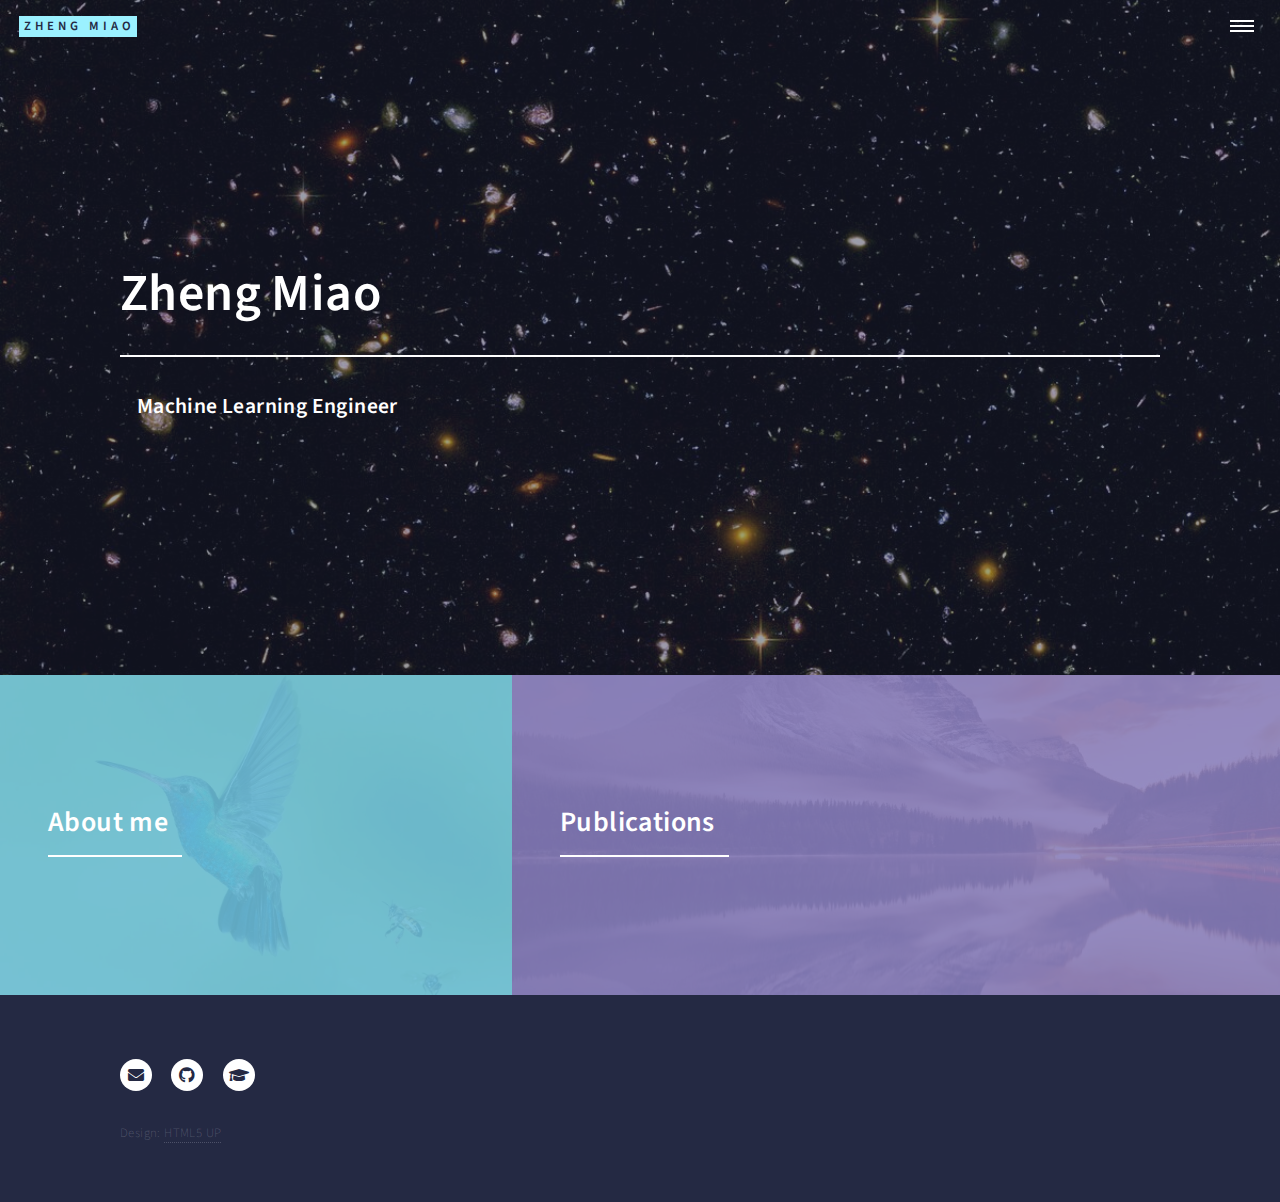
<file: index.html>
<!DOCTYPE HTML>
<!--
	Forty by HTML5 UP
	html5up.net | @ajlkn
	Free for personal and commercial use under the CCA 3.0 license (html5up.net/license)
-->
<html>

<head>
	<title>Home | Zheng Miao</title>
	<meta charset="utf-8" />
	<meta name="viewport" content="width=device-width, initial-scale=1, user-scalable=no" />
	<link rel="stylesheet" href="assets/css/main.css" />
	<link rel="icon" href="images/favicon.ico" />
	<noscript>
		<link rel="stylesheet" href="assets/css/noscript.css" />
	</noscript>
</head>

<body class="is-preload">

	<!-- Wrapper -->
	<div id="wrapper">

		<!-- Header -->
		<header id="header" class="alt">
			<a href="index.html" class="logo"><strong>Zheng Miao</strong></a>
			<nav>
				<a href="#menu"></a>
			</nav>
		</header>

		<!-- Menu -->
		<nav id="menu">
			<ul class="links">
				<!-- <li><a href="index.html">Home</a></li> -->
				<li><a href="aboutme.html">About me</a></li>
				<li><a href="publications.html">Publications</a></li>
				<!-- <li><a href="cv.html">Curriculum vitae</a></li>
				<li><a href="projects.html">Code</a></li> -->
				<!-- MORE TABS
							<li><a href="elements.html">Elements</a></li>
							MORE TABS -->
			</ul>
			<!--
						<ul class="actions stacked">
							<li><a href="#" class="button primary fit">Get Started</a></li>
							<li><a href="#" class="button fit">Log In</a></li>
						</ul>
						-->
		</nav>

		<!-- Banner -->
		<section id="banner" class="major">
			<div class="inner">
				<header class="major">
					<h1>Zheng Miao</h1>
				</header>
				<div class="content">
					<p>
					<h3>
						Machine Learning Engineer
						<!-- <h3>
						Assistant Professor of Quantitative Methods | <a
							href="https://peabody.vanderbilt.edu/departments/psych/">Vanderbilt University</a>
					</h3> -->
						</p>

						<!--
								<ul class="actions">
									<li><a href="#one" class="button next scrolly">Get Started</a></li>
								</ul>
								-->
				</div>
			</div>
		</section>

		<!-- Main -->
		<div id="main">

			<!-- One -->
			<section id="one" class="tiles">
				<article>
					<span class="image">
						<img src="images/birds.webp" alt="" />
					</span>
					<header class="major">
						<h3><a href="aboutme.html" class="link">About me</a></h3>
						<!-- <p>Ipsum dolor sit amet</p> -->
					</header>
				</article>
				<article>
					<span class="image">
						<img src="images/Soothing-nature-backgrounds-2-1024x684.jpg" alt="" />
					</span>
					<header class="major">
						<h3><a href="publications.html" class="link">Publications</a></h3>
						<!-- <p>feugiat amet tempus</p> -->
					</header>
					<!-- </article>
				<article>
					<span class="image">
						<img src="images/bike.jpg" alt="" />
					</span>
					<header class="major">
						<h3><a href="cv.html" class="link">Curriculum vitae</a></h3>

					</header>
				</article>
				<article>
					<span class="image">
						<img src="images/pic04.jpg" alt="" />
					</span>
					<header class="major">
						<h3><a href="projects.html" class="link">Projects</a></h3>
						<p>Coming soon...</p>
					</header>
				</article> -->
					<!-- MORE TABS
								<article>
									<span class="image">
										<img src="images/pic05.jpg" alt="" />
									</span>
									<header class="major">
										<h3><a href="landing.html" class="link">Consequat</a></h3>
										<p>Ipsum dolor sit amet</p>
									</header>
								</article>
								<article>
									<span class="image">
										<img src="images/pic06.jpg" alt="" />
									</span>
									<header class="major">
										<h3><a href="landing.html" class="link">Etiam</a></h3>
										<p>Feugiat amet tempus</p>
									</header>
								</article>
								MORE TABS -->
			</section>

			<!-- Two -->

			<!-- COOL SECTION
							<section id="two">
								<div class="inner">
									<header class="major">
										<h2>Massa libero</h2>
									</header>
									<p>Nullam et orci eu lorem consequat tincidunt vivamus et sagittis libero. Mauris aliquet magna magna sed nunc rhoncus pharetra. Pellentesque condimentum sem. In efficitur ligula tate urna. Maecenas laoreet massa vel lacinia pellentesque lorem ipsum dolor. Nullam et orci eu lorem consequat tincidunt. Vivamus et sagittis libero. Mauris aliquet magna magna sed nunc rhoncus amet pharetra et feugiat tempus.</p>
									<ul class="actions">
										<li><a href="landing.html" class="button next">Get Started</a></li>
									</ul>
								</div>
							</section>
							COOL SECTION -->

		</div>

		<!-- Contact -->
		<!--
					<section id="contact">
						<div class="inner">
							<section>
								<form method="post" action="#">
									<div class="fields">
										<div class="field half">
											<label for="name">Name</label>
											<input type="text" name="name" id="name" />
										</div>
										<div class="field half">
											<label for="email">Email</label>
											<input type="text" name="email" id="email" />
										</div>
										<div class="field">
											<label for="message">Message</label>
											<textarea name="message" id="message" rows="6"></textarea>
										</div>
									</div>
									<ul class="actions">
										<li><input type="submit" value="Send Message" class="primary" /></li>
										<li><input type="reset" value="Clear" /></li>
									</ul>
								</form>
							</section>
							<section class="split">
								<section>
									<div class="contact-method">
										<span class="icon solid alt fa-envelope"></span>
										<h3>Email</h3>
										<a href="mailto:alexpaulchristensen@gmail.com">alexpaulchristensen@gmail.com</a>
									</div>
								</section>
								<!--
								<section>
									<div class="contact-method">
										<span class="icon solid alt fa-phone"></span>
										<h3>Phone</h3>
										<span>(000) 000-0000 x12387</span>
									</div>
								</section>
								<section>
									<div class="contact-method">
										<span class="icon solid alt fa-home"></span>
										<h3>Address</h3>
										<span>1234 Somewhere Road #5432<br />
										Nashville, TN 00000<br />
										United States of America</span>
									</div>
								</section>
							</section>
						</div>
					</section>
					-->

		<!-- Footer -->
		<footer id="footer">
			<div class="inner">
				<ul class="icons">
					<li><a href="mailto:miaozhengcau@gmail.com" class="icon solid alt fa-envelope"><span
								class="label">Email</span></a></li>
					<li><a href="https://github.com/lingkongyingsun" class="icon brands alt fa-github"><span
								class="label">GitHub</span></a></li>
					<li><a href="https://scholar.google.com/citations?user=NJT1fnwAAAAJ&hl=ene"
							class="icon solid alt fa-graduation-cap"><span class="label">GoogleScholar</span></a>
					</li>
					<!--
								<li><a href="https://twitter.com/" class="icon brands alt fa-twitter"><span class="label">Twitter</span></a></li>
								<li><a href="#" class="icon brands alt fa-facebook-f"><span class="label">Facebook</span></a></li>
								<li><a href="#" class="icon brands alt fa-instagram"><span class="label">Instagram</span></a></li>
								<li><a href="#" class="icon brands alt fa-linkedin-in"><span class="label">LinkedIn</span></a></li>
								-->
				</ul>
				<ul class="copyright">
					<!-- <li>&copy; Untitled</li> -->
					<li>Design: <a href="https://html5up.net">HTML5 UP</a></li>
				</ul>
			</div>
		</footer>

	</div>

	<!-- Scripts -->
	<script src="assets/js/jquery.min.js"></script>
	<script src="assets/js/jquery.scrolly.min.js"></script>
	<script src="assets/js/jquery.scrollex.min.js"></script>
	<script src="assets/js/browser.min.js"></script>
	<script src="assets/js/breakpoints.min.js"></script>
	<script src="assets/js/util.js"></script>
	<script src="assets/js/main.js"></script>

</body>

</html>
</file>
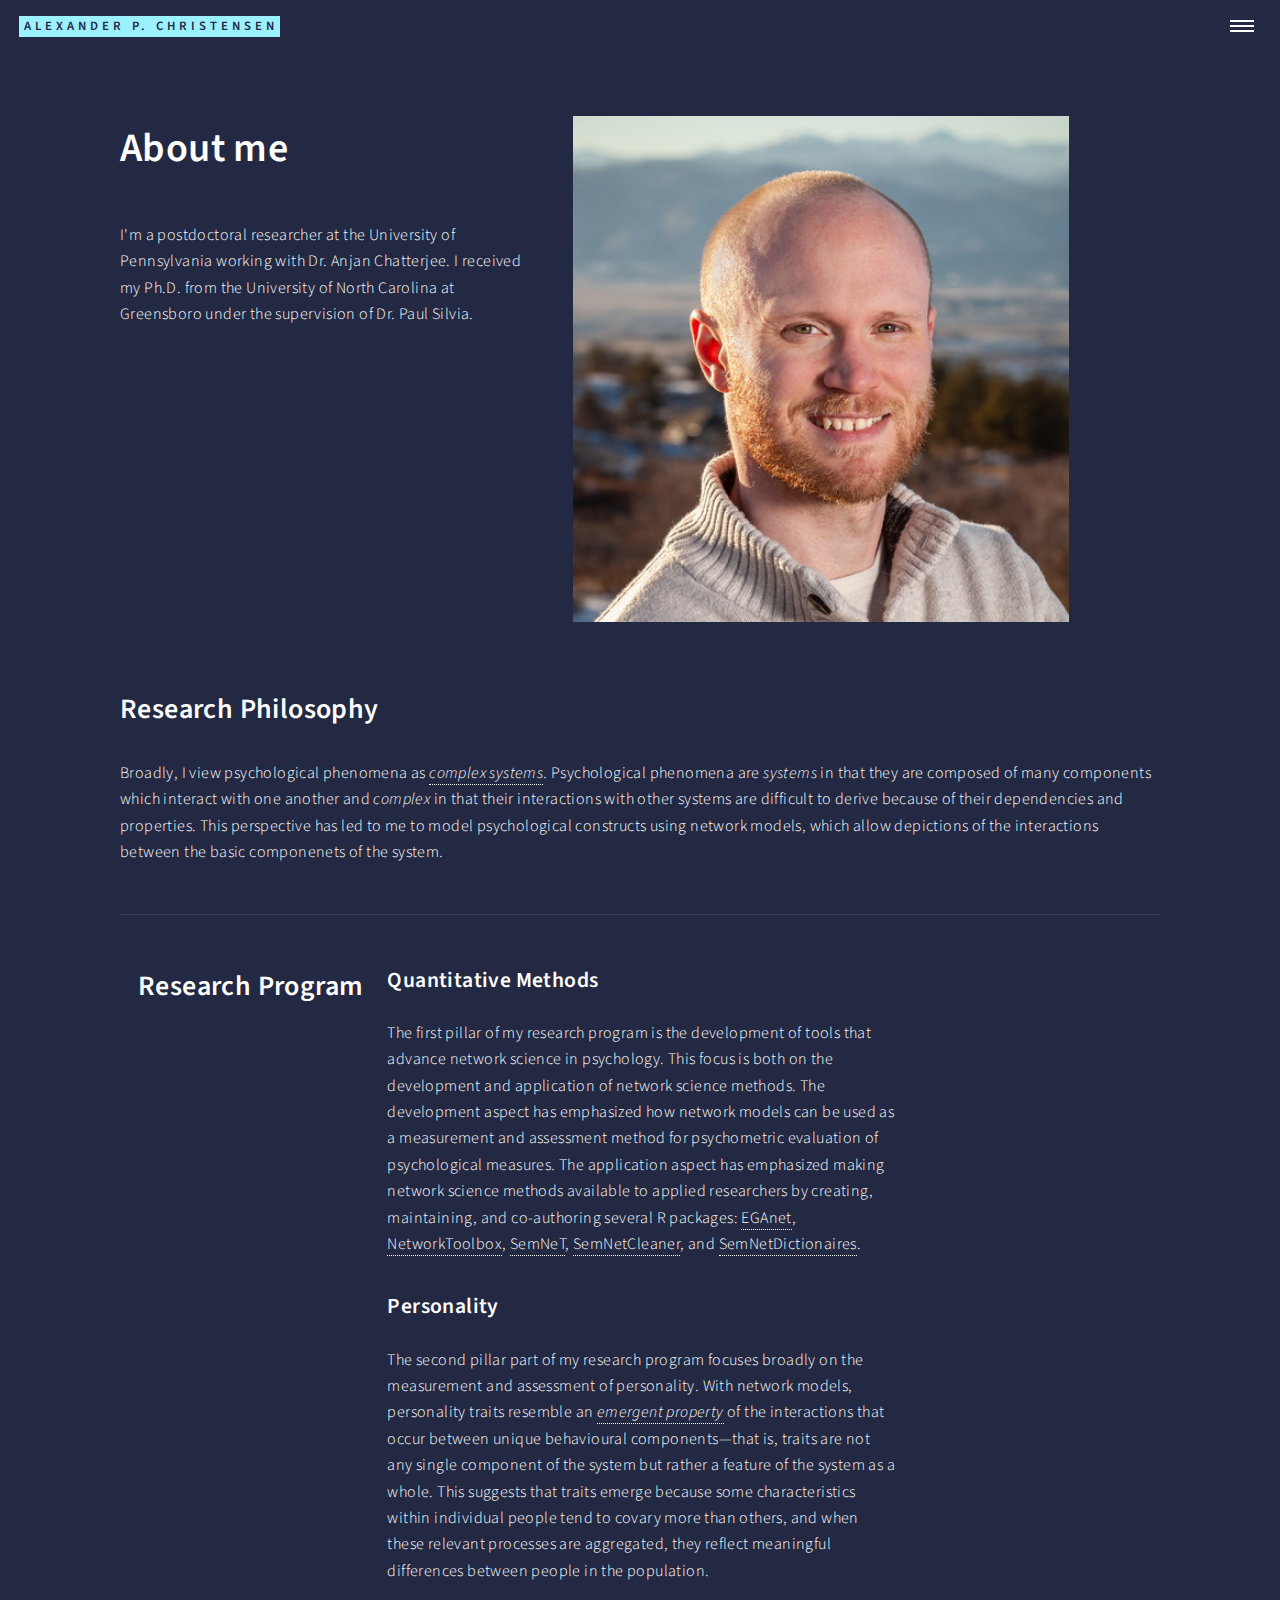
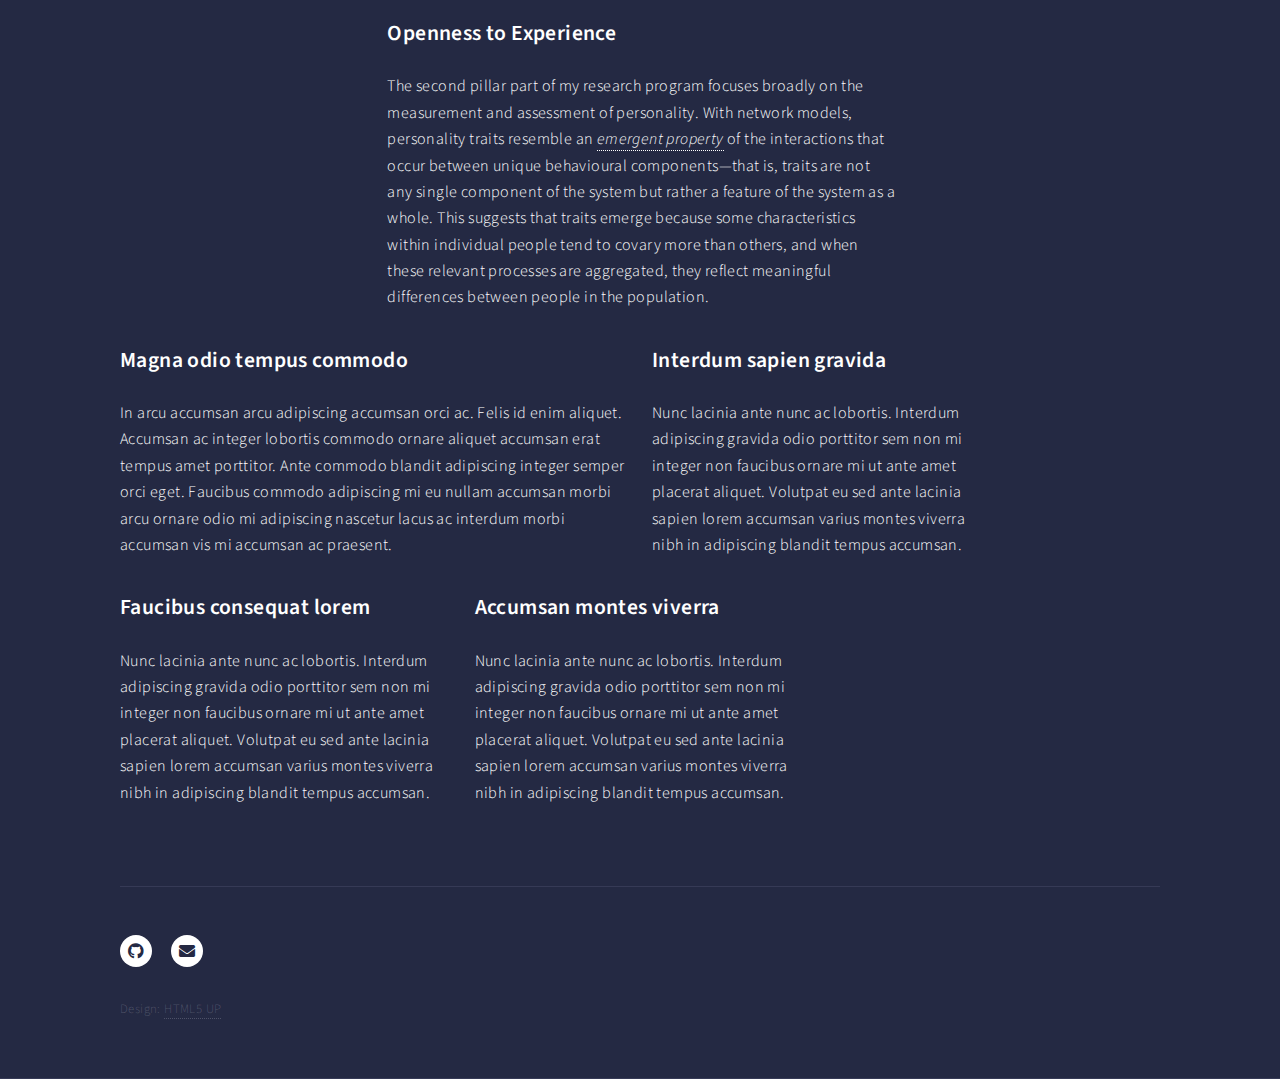
<file: AboutMe.html>
<!DOCTYPE HTML>
<!--
	Forty by HTML5 UP
	html5up.net | @ajlkn
	Free for personal and commercial use under the CCA 3.0 license (html5up.net/license)
-->
<html>
	<head>
		<title>About me | Alexander P. Christensen</title>
		<meta charset="utf-8" />
		<meta name="viewport" content="width=device-width, initial-scale=1, user-scalable=no" />
		<link rel="stylesheet" href="assets/css/main.css" />
		<noscript><link rel="stylesheet" href="assets/css/noscript.css" /></noscript>
	</head>
	<body class="is-preload">

		<!-- Wrapper -->
			<div id="wrapper">

				<!-- Header -->
					<header id="header" class="alt">
						<a href="index.html" class="logo"><strong>Alexander P. Christensen</strong></a>
						<nav>
							<a href="#menu"></a>
						</nav>
					</header>

				<!-- Menu -->
					<nav id="menu">
						<ul class="links">
							<li><a href="index.html">Home</a></li>
							<li><a href="AboutMe.html">About me</a></li>
							<li><a href="generic.html">Generic</a></li>
							<li><a href="elements.html">Elements</a></li>
						</ul>
						<!--
						<ul class="actions stacked">
							<li><a href="#" class="button primary fit">Get Started</a></li>
							<li><a href="#" class="button fit">Log In</a></li>
						</ul>
						-->
					</nav>

				<!-- Main -->
					<div id="main" class="alt">

						<!-- One -->
							<section id="one">
								<div class="inner">
									<header class="major2">
										<div class="row gtr-200">
											<div class="col-5">
											<h1>About me</h1>
												<p>I'm a postdoctoral researcher at the University of Pennsylvania working with Dr. Anjan Chatterjee. I received my Ph.D. from the University of North Carolina at Greensboro under the supervision of Dr. Paul Silvia.</p>
											</div>
											<div class="col-6">
												<span class="image fit"><img src="images/Headshot.jpg" alt="" /></span>
											</div>
										</div>
									</header>

									<!-- Content -->
										<h2 id="content">Research Philosophy</h2>
										<p>Broadly, I view psychological phenomena as <a href="https://en.wikipedia.org/wiki/Complex_system"><em>complex systems</em></a>. Psychological phenomena
										are <em>systems</em> in that they are composed of many components which interact with one another and <em>complex</em> in that their interactions with other
										systems are difficult to derive because of their dependencies and properties. This perspective has led to me to model psychological constructs using
										network models, which allow depictions of the interactions between the basic componenets of the system. </p>
									
										<hr class="major" />
										
										<div class="row">
											<h2 id="content">Research Program</h2>
											<div class="col-6 col-12-small">
												<h3>Quantitative Methods</h3>
												<p>The first pillar of my research program is the development of tools that advance network science in psychology. This focus is both on the development
												and application of network science methods. The development aspect has emphasized how network models can be used as a measurement
												and assessment method for psychometric evaluation of psychological measures. The application aspect has emphasized making network science
												methods available to applied researchers by creating, maintaining, and co-authoring several R packages: <a href="https://cran.r-project.org/package=EGAnet">EGAnet</a>, 
												<a href="https://cran.r-project.org/package=NetworkToolbox">NetworkToolbox</a>, <a href="https://cran.r-project.org/package=SemNeT">SemNeT</a>, 
												<a href="https://cran.r-project.org/package=SemNetCleaner">SemNetCleaner</a>, and <a href="https://cran.r-project.org/package=SemNetDictionaries">SemNetDictionaires</a>.</p>
												
												<h3>Personality</h3>
												<p>The second pillar part of my research program focuses broadly on the measurement and assessment of personality.
												With network models, personality traits resemble an <a href="https://en.wikipedia.org/wiki/Emergence"><em>emergent property</em></a> of the interactions
												that occur between unique behavioural components&mdash;that is, traits are not any single component of the system but rather a feature of the system as
												a whole. This suggests that traits emerge because some characteristics within individual people tend to covary more than others, and when these relevant
												processes are aggregated, they reflect meaningful differences between people in the population.</p>
												
												<h3>Openness to Experience</h3>
												<p>The second pillar part of my research program focuses broadly on the measurement and assessment of personality.
												With network models, personality traits resemble an <a href="https://en.wikipedia.org/wiki/Emergence"><em>emergent property</em></a> of the interactions
												that occur between unique behavioural components&mdash;that is, traits are not any single component of the system but rather a feature of the system as
												a whole. This suggests that traits emerge because some characteristics within individual people tend to covary more than others, and when these relevant
												processes are aggregated, they reflect meaningful differences between people in the population.</p>
												
												
											</div>
											<div class="col-6 col-12-small">
												<h3>Magna odio tempus commodo</h3>
												<p>In arcu accumsan arcu adipiscing accumsan orci ac. Felis id enim aliquet. Accumsan ac integer lobortis commodo ornare aliquet accumsan erat tempus amet porttitor. Ante commodo blandit adipiscing integer semper orci eget. Faucibus commodo adipiscing mi eu nullam accumsan morbi arcu ornare odio mi adipiscing nascetur lacus ac interdum morbi accumsan vis mi accumsan ac praesent.</p>
											</div>
											<!-- Break -->
											<div class="col-4 col-12-medium">
												<h3>Interdum sapien gravida</h3>
												<p>Nunc lacinia ante nunc ac lobortis. Interdum adipiscing gravida odio porttitor sem non mi integer non faucibus ornare mi ut ante amet placerat aliquet. Volutpat eu sed ante lacinia sapien lorem accumsan varius montes viverra nibh in adipiscing blandit tempus accumsan.</p>
											</div>
											<div class="col-4 col-12-medium">
												<h3>Faucibus consequat lorem</h3>
												<p>Nunc lacinia ante nunc ac lobortis. Interdum adipiscing gravida odio porttitor sem non mi integer non faucibus ornare mi ut ante amet placerat aliquet. Volutpat eu sed ante lacinia sapien lorem accumsan varius montes viverra nibh in adipiscing blandit tempus accumsan.</p>
											</div>
											<div class="col-4 col-12-medium">
												<h3>Accumsan montes viverra</h3>
												<p>Nunc lacinia ante nunc ac lobortis. Interdum adipiscing gravida odio porttitor sem non mi integer non faucibus ornare mi ut ante amet placerat aliquet. Volutpat eu sed ante lacinia sapien lorem accumsan varius montes viverra nibh in adipiscing blandit tempus accumsan.</p>
											</div>
										</div>

									<hr class="major" />

				<!-- Footer -->
					<footer id="footer">
						<div class="inner">
							<ul class="icons">
								<li><a href="https://github.com/AlexChristensen" class="icon brands alt fa-github"><span class="label">GitHub</span></a></li>
								<li><a href="mailto:alexpaulchristensen@gmail.com" class="icon solid alt fa-envelope"><span class="label">Email</span></a></li>
								<!--
								<li><a href="#" class="icon brands alt fa-twitter"><span class="label">Twitter</span></a></li>
								<li><a href="#" class="icon brands alt fa-facebook-f"><span class="label">Facebook</span></a></li>
								<li><a href="#" class="icon brands alt fa-instagram"><span class="label">Instagram</span></a></li>
								<li><a href="#" class="icon brands alt fa-linkedin-in"><span class="label">LinkedIn</span></a></li>
								-->
							</ul>
							<ul class="copyright">
								<!-- <li>&copy; Untitled</li> --> <li>Design: <a href="https://html5up.net">HTML5 UP</a></li>
							</ul>
						</div>
					</footer>

			</div>

		<!-- Scripts -->
			<script src="assets/js/jquery.min.js"></script>
			<script src="assets/js/jquery.scrolly.min.js"></script>
			<script src="assets/js/jquery.scrollex.min.js"></script>
			<script src="assets/js/browser.min.js"></script>
			<script src="assets/js/breakpoints.min.js"></script>
			<script src="assets/js/util.js"></script>
			<script src="assets/js/main.js"></script>

	</body>
</html>
</file>
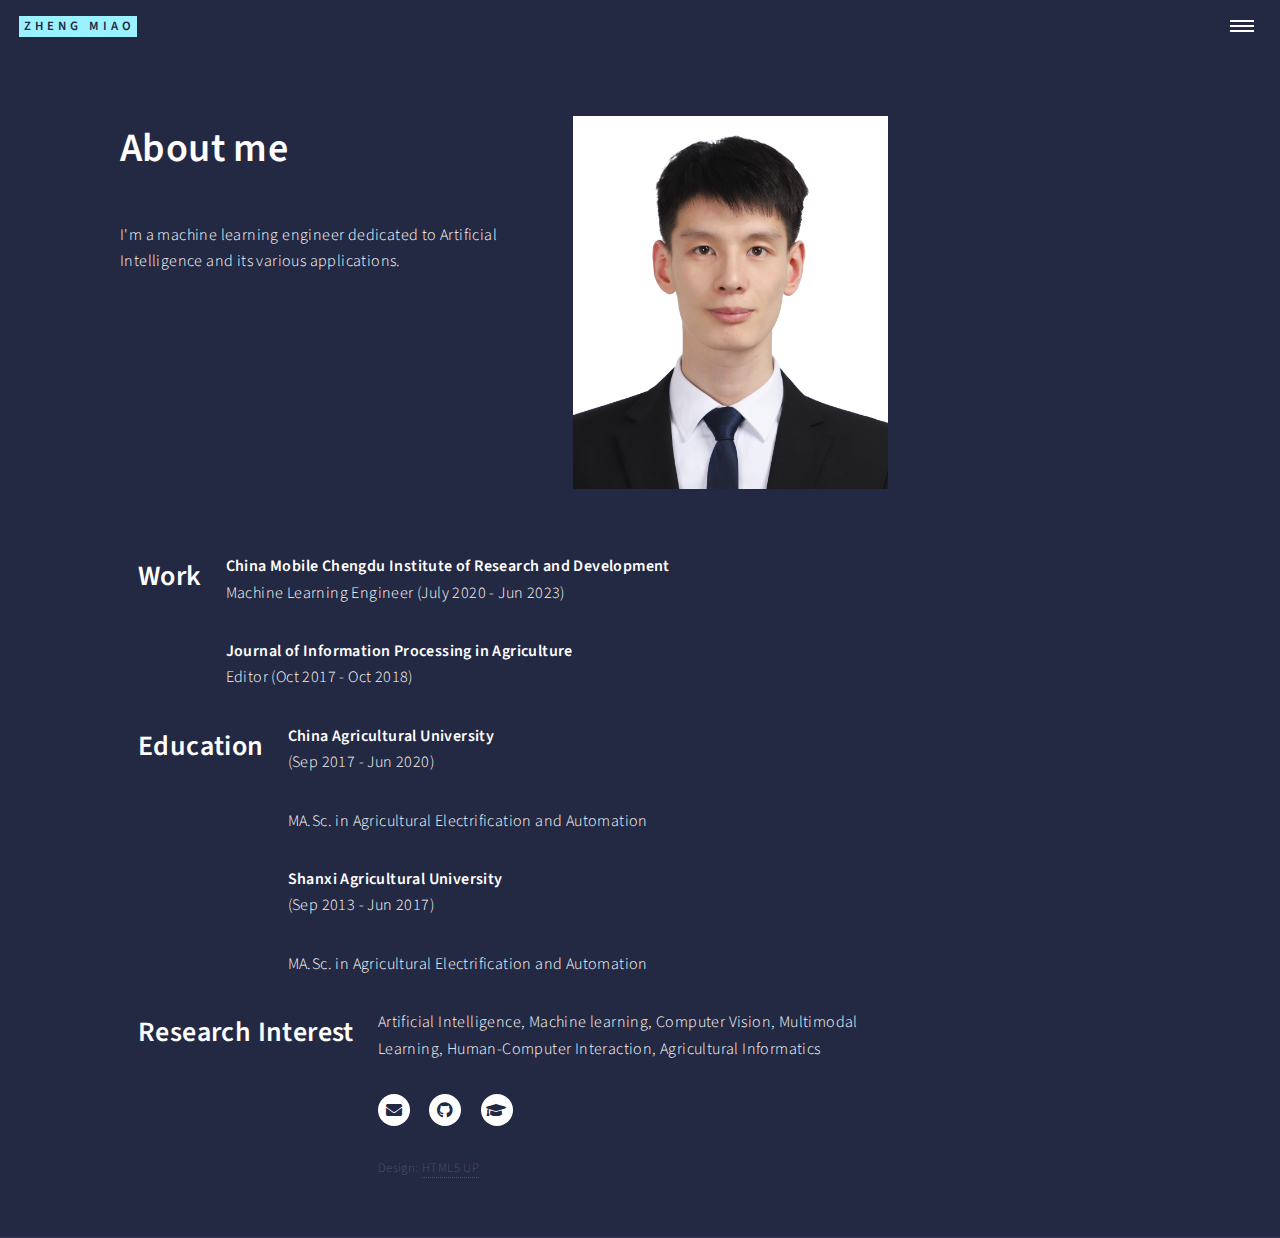
<file: aboutme.html>
<!DOCTYPE HTML>
<!--
	Forty by HTML5 UP
	html5up.net | @ajlkn
	Free for personal and commercial use under the CCA 3.0 license (html5up.net/license)
-->
<html>

<head>
	<title>About me | Zheng Miao</title>
	<meta charset="utf-8" />
	<meta name="viewport" content="width=device-width, initial-scale=1, user-scalable=no" />
	<link rel="stylesheet" href="assets/css/main.css" />
	<link rel="icon" href="images/favicon.ico" />
	<noscript>
		<link rel="stylesheet" href="assets/css/noscript.css" />
	</noscript>
</head>

<body class="is-preload">

	<!-- Wrapper -->
	<div id="wrapper">

		<!-- Header -->
		<header id="header" class="alt">
			<a href="index.html" class="logo"><strong>Zheng Miao</strong></a>
			<nav>
				<a href="#menu"></a>
			</nav>
		</header>

		<!-- Menu -->
		<nav id="menu">
			<ul class="links">
				<li><a href="index.html">Home</a></li>
				<!-- <li><a href="aboutme.html">About me</a></li> -->
				<li><a href="publications.html">Publications</a></li>
				<li><a href="cv.html">Curriculum vitae</a></li>
				<!-- MORE TABS
							<li><a href="elements.html">Elements</a></li>
							MORE TABS -->
			</ul>
			<!--
						<ul class="actions stacked">
							<li><a href="#" class="button primary fit">Get Started</a></li>
							<li><a href="#" class="button fit">Log In</a></li>
						</ul>
						-->
		</nav>

		<!-- Main -->
		<div id="main" class="alt">

			<!-- One -->
			<section id="one">
				<div class="inner">
					<header class="major2">
						<div class="row gtr-200">
							<div class="col-5">
								<h1>About me</h1>
								<p>I'm a machine learning engineer dedicated to Artificial Intelligence and its various
									applications.</p>
							</div>
							<div class="col-4">
								<span class="image fit"><img src="images/head_small.png" alt="" /></span>
							</div>
						</div>
					</header>

					
					
					<!-- Content -->

					<div class="row">
						<h2 id="content">Work</h2>
						<div class="col-6 col-12-small">
							<!-- <h3>Quantitative Methods</h3> -->
							<b>
								China Mobile Chengdu Institute of Research and Development
							</b>
							<p>
								Machine Learning Engineer  (July 2020 - Jun 2023)
							</p>
							
							
							<b>
								Journal of Information Processing in Agriculture
							</b>
							<p>
								Editor  (Oct 2017 - Oct 2018)
							</p>
							
						</div>
					</div>	

					<div class="row">
						<h2 id="content">Education</h2>
						<div class="col-6 col-12-small">
							<!-- <h3>Quantitative Methods</h3> -->
							<b>
								China Agricultural University 
							</b>
							<p>
								(Sep 2017 - Jun 2020)
							</p>
							<p>
								MA.Sc. in Agricultural Electrification and Automation
							</p>
							
							<b>
								Shanxi Agricultural University 
							</b>
							<p>
								(Sep 2013 - Jun 2017)
							</p>
							<p>
								MA.Sc. in Agricultural Electrification and Automation
							</p>
						</div>
					</div>
					
					<div class="row">	
						<h2 id="content">Research Interest</h2>
						<div class="col-6 col-12-small">
					<p>
						Artificial Intelligence, Machine learning, Computer Vision, Multimodal Learning,
						Human-Computer Interaction, Agricultural Informatics
					</p> 
					<!-- <p>Broadly, I view psychological phenomena as <a
							href="https://en.wikipedia.org/wiki/Complex_system"><em>complex systems</em></a>.
						Psychological phenomena
						are <em>systems</em> in that they are composed of many components which interact with one
						another and <em>complex</em> in that their interactions with other
						systems are difficult to derive because of their dependencies and properties. This perspective
						has led to me to model psychological constructs using
						network models, which allow depictions of the interactions between the basic componenets of the
						system. </p> -->
					<!-- 
					<hr class="major" />

					<div class="row">
						<h2 id="content">Research Program</h2>
						<div class="col-6 col-12-small">
							<h3>Quantitative Methods</h3>
							<p>The first pillar of my research program is the development of tools that advance network
								science in psychology. This focus is both on the development
								and application of network science methods. The development aspect has emphasized how
								network models can be used as a measurement
								and assessment method for psychometric evaluation of psychological measures. The
								application aspect has emphasized making network science
								methods available to applied researchers by creating, maintaining, and co-authoring
								several R packages: <a href="https://cran.r-project.org/package=EGAnet">EGAnet</a>,
								<a href="https://cran.r-project.org/package=NetworkToolbox">NetworkToolbox</a>, <a
									href="https://cran.r-project.org/package=SemNeT">SemNeT</a>,
								<a href="https://cran.r-project.org/package=SemNetCleaner">SemNetCleaner</a>, and <a
									href="https://cran.r-project.org/package=SemNetDictionaries">SemNetDictionaires</a>.
							</p>

							<h3>Between-person Personality</h3>
							<p>The second pillar of my research program focuses broadly on the measurement and
								assessment of personality.
								With network models, personality traits resemble an <a
									href="https://en.wikipedia.org/wiki/Emergence"><em>emergent property</em></a> of the
								interactions
								that occur between unique behavioural components&mdash;that is, traits are not any
								single component of the system but rather a feature of the system as
								a whole. This suggests that traits emerge because some characteristics within individual
								people tend to covary more than others, and when these relevant
								processes are aggregated, they reflect meaningful differences between people in the
								population.</p>

							<h3>Personality as a Dynamic Cybernetic System Ensemble</h3>
							<p> The third pillar of my research program seeks to understand personality as a <a
									href="https://en.wikipedia.org/wiki/Dynamical_system"><em>dynamic</em></a>
								<a href="https://en.wikipedia.org/wiki/Cybernetics"><em>cybernetic</em></a> system
								ensemble. To this extent, a person can be defined as a
								complex and dynamic system (of systems) that operates within the constraints of their
								goals, values, and learned behaviors. Fundamental to this perspective is that people
								organize their behaviors through internal and external processes that provide feedback
								on whether they are behaving in a way that optimizes their
								progress towards their goals and values. Over time, people develop learned behaviors
								that are optimized to achieve certain outcomes (at the cost of others) and they
								attempt to adjust their behaviors to align with future prospects. In turn, this may
								explain why behavior change is so hard (e.g.,
								overcoming old goal-directed behaviors to establish new ones) and why who we are is
								defined by where we are going.
							</p>

						</div>
					</div>

					<hr class="major" /> -->


					<!-- Footer -->
					<footer id="footer">
						<div class="inner">
							<ul class="icons">
								<li><a href="mailto:miaozhengcau@gmail.com" class="icon solid alt fa-envelope"><span
											class="label">Email</span></a></li>
								<li><a href="https://github.com/lingkongyingsun" class="icon brands alt fa-github"><span
											class="label">GitHub</span></a></li>
								<li><a href="https://scholar.google.com/citations?user=NJT1fnwAAAAJ&hl=ene"
										class="icon solid alt fa-graduation-cap"><span
											class="label">GoogleScholar</span></a>
								</li>
								<!--
									<li><a href="https://twitter.com/" class="icon brands alt fa-twitter"><span class="label">Twitter</span></a></li>
									<li><a href="#" class="icon brands alt fa-facebook-f"><span class="label">Facebook</span></a></li>
									<li><a href="#" class="icon brands alt fa-instagram"><span class="label">Instagram</span></a></li>
									<li><a href="#" class="icon brands alt fa-linkedin-in"><span class="label">LinkedIn</span></a></li>
									-->
							</ul>
							<ul class="copyright">
								<!-- <li>&copy; Untitled</li> -->
								<li>Design: <a href="https://html5up.net">HTML5 UP</a></li>
							</ul>
						</div>
					</footer>

					<!-- Scripts -->
					<script src="assets/js/jquery.min.js"></script>
					<script src="assets/js/jquery.scrolly.min.js"></script>
					<script src="assets/js/jquery.scrollex.min.js"></script>
					<script src="assets/js/browser.min.js"></script>
					<script src="assets/js/breakpoints.min.js"></script>
					<script src="assets/js/util.js"></script>
					<script src="assets/js/main.js"></script>

</body>

</html>
</file>
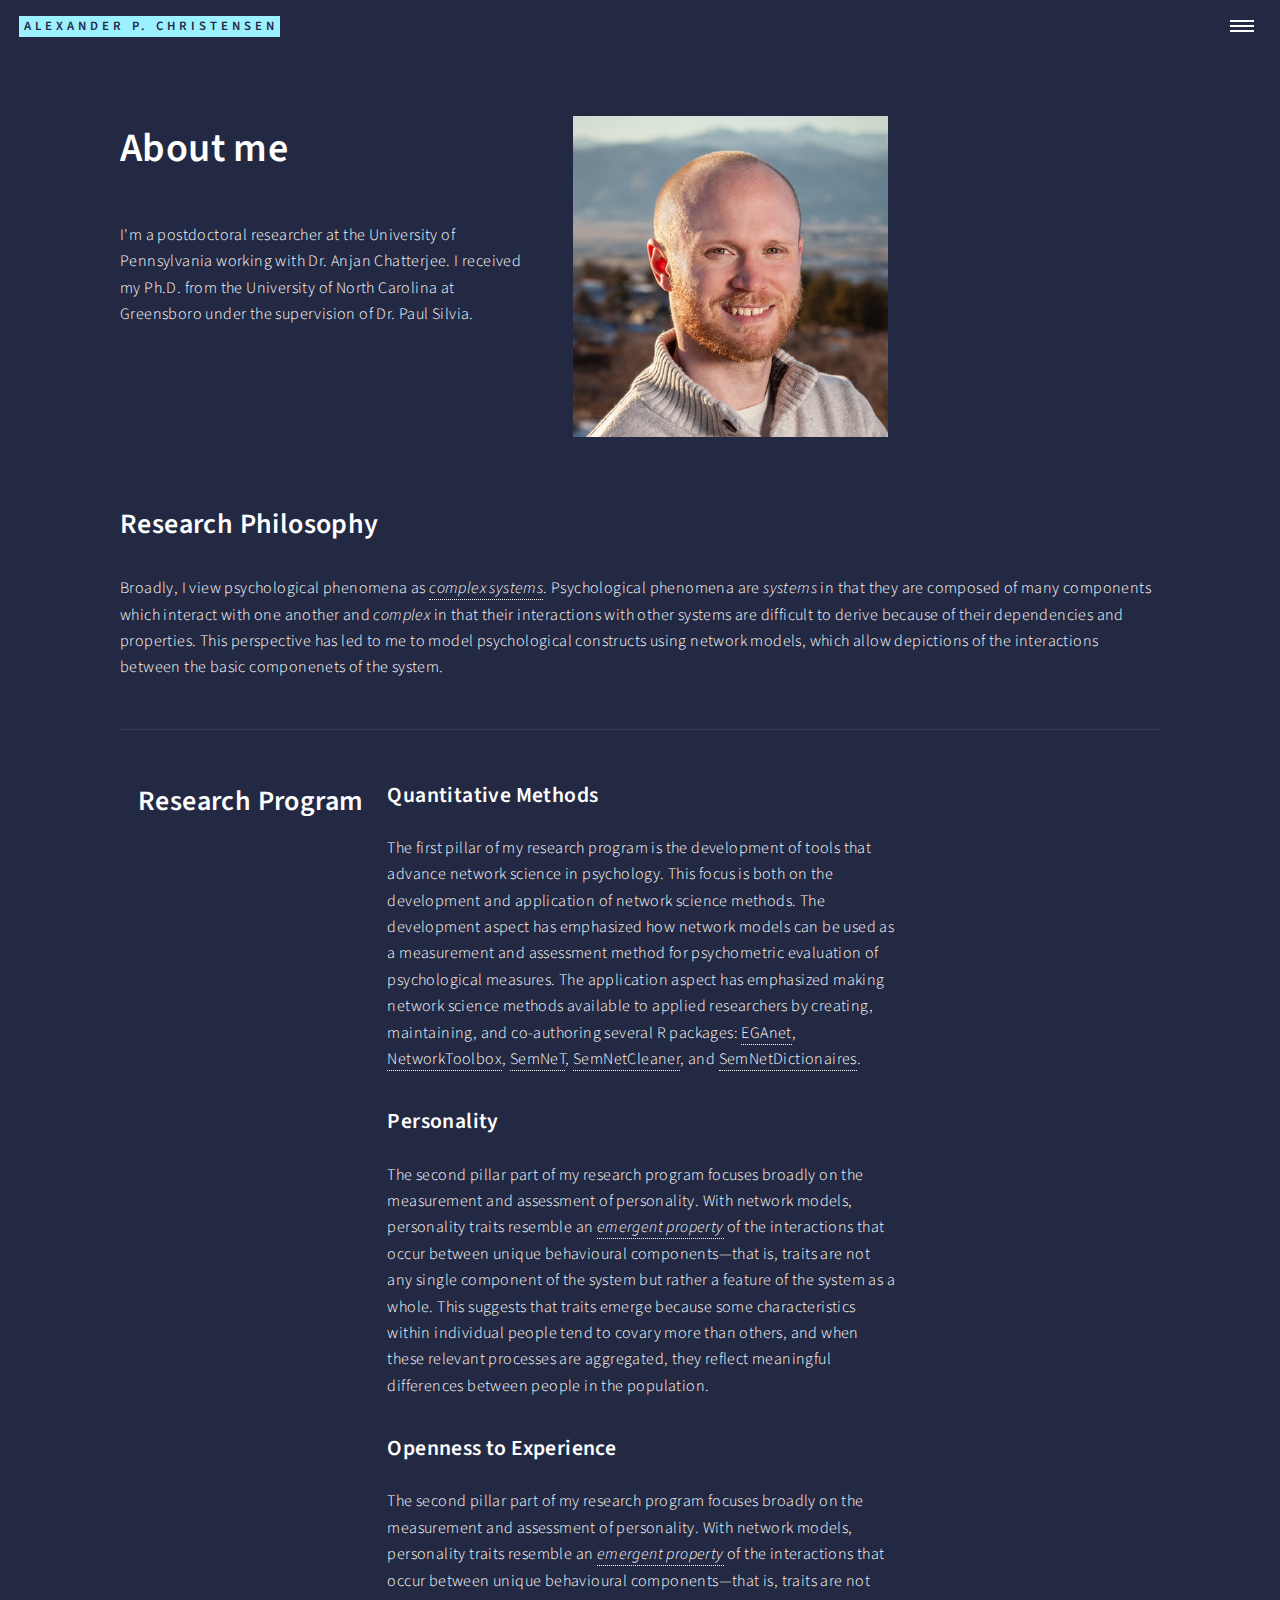
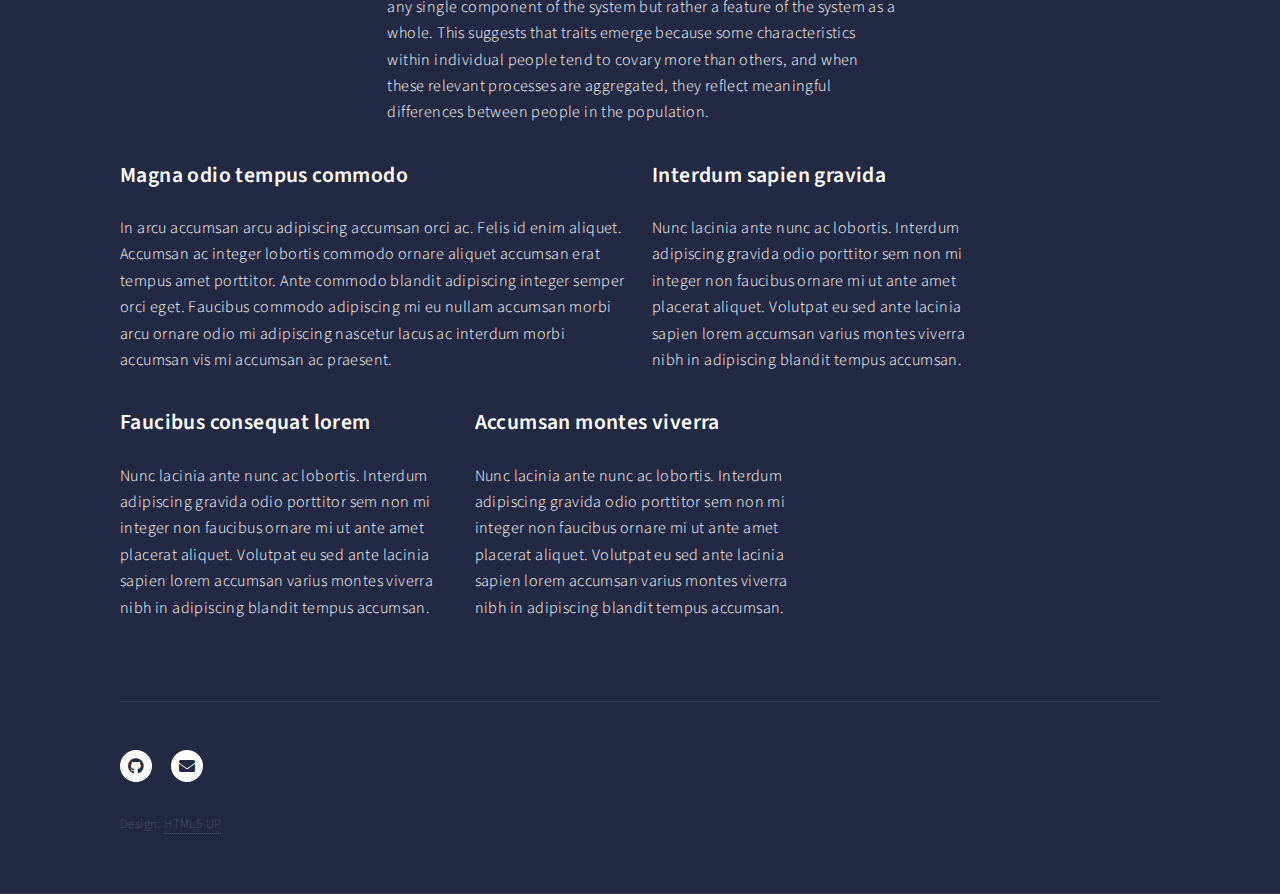
<file: aboutme3.html>
<!DOCTYPE HTML>
<!--
	Forty by HTML5 UP
	html5up.net | @ajlkn
	Free for personal and commercial use under the CCA 3.0 license (html5up.net/license)
-->
<html>
	<head>
		<title>About me | Alexander P. Christensen</title>
		<meta charset="utf-8" />
		<meta name="viewport" content="width=device-width, initial-scale=1, user-scalable=no" />
		<link rel="stylesheet" href="assets/css/main.css" />
		<noscript><link rel="stylesheet" href="assets/css/noscript.css" /></noscript>
	</head>
	<body class="is-preload">

		<!-- Wrapper -->
			<div id="wrapper">

				<!-- Header -->
					<header id="header" class="alt">
						<a href="index.html" class="logo"><strong>Alexander P. Christensen</strong></a>
						<nav>
							<a href="#menu"></a>
						</nav>
					</header>

				<!-- Menu -->
					<nav id="menu">
						<ul class="links">
							<li><a href="index.html">Home</a></li>
							<li><a href="aboutme.html">About me</a></li>
							<li><a href="generic.html">Generic</a></li>
							<li><a href="elements.html">Elements</a></li>
						</ul>
						<!--
						<ul class="actions stacked">
							<li><a href="#" class="button primary fit">Get Started</a></li>
							<li><a href="#" class="button fit">Log In</a></li>
						</ul>
						-->
					</nav>

				<!-- Main -->
					<div id="main" class="alt">

						<!-- One -->
							<section id="one">
								<div class="inner">
									<header class="major2">
										<div class="row gtr-200">
											<div class="col-5">
											<h1>About me</h1>
												<p>I'm a postdoctoral researcher at the University of Pennsylvania working with Dr. Anjan Chatterjee. I received my Ph.D. from the University of North Carolina at Greensboro under the supervision of Dr. Paul Silvia.</p>
											</div>
											<div class="col-4">
												<span class="image fit"><img src="images/Headshot.jpg" alt="" /></span>
											</div>
										</div>
									</header>

									<!-- Content -->
										<h2 id="content">Research Philosophy</h2>
										<p>Broadly, I view psychological phenomena as <a href="https://en.wikipedia.org/wiki/Complex_system"><em>complex systems</em></a>. Psychological phenomena
										are <em>systems</em> in that they are composed of many components which interact with one another and <em>complex</em> in that their interactions with other
										systems are difficult to derive because of their dependencies and properties. This perspective has led to me to model psychological constructs using
										network models, which allow depictions of the interactions between the basic componenets of the system. </p>
									
										<hr class="major" />
										
										<div class="row">
											<h2 id="content">Research Program</h2>
											<div class="col-6 col-12-small">
												<h3>Quantitative Methods</h3>
												<p>The first pillar of my research program is the development of tools that advance network science in psychology. This focus is both on the development
												and application of network science methods. The development aspect has emphasized how network models can be used as a measurement
												and assessment method for psychometric evaluation of psychological measures. The application aspect has emphasized making network science
												methods available to applied researchers by creating, maintaining, and co-authoring several R packages: <a href="https://cran.r-project.org/package=EGAnet">EGAnet</a>, 
												<a href="https://cran.r-project.org/package=NetworkToolbox">NetworkToolbox</a>, <a href="https://cran.r-project.org/package=SemNeT">SemNeT</a>, 
												<a href="https://cran.r-project.org/package=SemNetCleaner">SemNetCleaner</a>, and <a href="https://cran.r-project.org/package=SemNetDictionaries">SemNetDictionaires</a>.</p>
												
												<h3>Personality</h3>
												<p>The second pillar part of my research program focuses broadly on the measurement and assessment of personality.
												With network models, personality traits resemble an <a href="https://en.wikipedia.org/wiki/Emergence"><em>emergent property</em></a> of the interactions
												that occur between unique behavioural components&mdash;that is, traits are not any single component of the system but rather a feature of the system as
												a whole. This suggests that traits emerge because some characteristics within individual people tend to covary more than others, and when these relevant
												processes are aggregated, they reflect meaningful differences between people in the population.</p>
												
												<h3>Openness to Experience</h3>
												<p>The second pillar part of my research program focuses broadly on the measurement and assessment of personality.
												With network models, personality traits resemble an <a href="https://en.wikipedia.org/wiki/Emergence"><em>emergent property</em></a> of the interactions
												that occur between unique behavioural components&mdash;that is, traits are not any single component of the system but rather a feature of the system as
												a whole. This suggests that traits emerge because some characteristics within individual people tend to covary more than others, and when these relevant
												processes are aggregated, they reflect meaningful differences between people in the population.</p>
												
												
											</div>
											<div class="col-6 col-12-small">
												<h3>Magna odio tempus commodo</h3>
												<p>In arcu accumsan arcu adipiscing accumsan orci ac. Felis id enim aliquet. Accumsan ac integer lobortis commodo ornare aliquet accumsan erat tempus amet porttitor. Ante commodo blandit adipiscing integer semper orci eget. Faucibus commodo adipiscing mi eu nullam accumsan morbi arcu ornare odio mi adipiscing nascetur lacus ac interdum morbi accumsan vis mi accumsan ac praesent.</p>
											</div>
											<!-- Break -->
											<div class="col-4 col-12-medium">
												<h3>Interdum sapien gravida</h3>
												<p>Nunc lacinia ante nunc ac lobortis. Interdum adipiscing gravida odio porttitor sem non mi integer non faucibus ornare mi ut ante amet placerat aliquet. Volutpat eu sed ante lacinia sapien lorem accumsan varius montes viverra nibh in adipiscing blandit tempus accumsan.</p>
											</div>
											<div class="col-4 col-12-medium">
												<h3>Faucibus consequat lorem</h3>
												<p>Nunc lacinia ante nunc ac lobortis. Interdum adipiscing gravida odio porttitor sem non mi integer non faucibus ornare mi ut ante amet placerat aliquet. Volutpat eu sed ante lacinia sapien lorem accumsan varius montes viverra nibh in adipiscing blandit tempus accumsan.</p>
											</div>
											<div class="col-4 col-12-medium">
												<h3>Accumsan montes viverra</h3>
												<p>Nunc lacinia ante nunc ac lobortis. Interdum adipiscing gravida odio porttitor sem non mi integer non faucibus ornare mi ut ante amet placerat aliquet. Volutpat eu sed ante lacinia sapien lorem accumsan varius montes viverra nibh in adipiscing blandit tempus accumsan.</p>
											</div>
										</div>

									<hr class="major" />

				<!-- Footer -->
					<footer id="footer">
						<div class="inner">
							<ul class="icons">
								<li><a href="https://github.com/AlexChristensen" class="icon brands alt fa-github"><span class="label">GitHub</span></a></li>
								<li><a href="mailto:alexpaulchristensen@gmail.com" class="icon solid alt fa-envelope"><span class="label">Email</span></a></li>
								<!--
								<li><a href="#" class="icon brands alt fa-twitter"><span class="label">Twitter</span></a></li>
								<li><a href="#" class="icon brands alt fa-facebook-f"><span class="label">Facebook</span></a></li>
								<li><a href="#" class="icon brands alt fa-instagram"><span class="label">Instagram</span></a></li>
								<li><a href="#" class="icon brands alt fa-linkedin-in"><span class="label">LinkedIn</span></a></li>
								-->
							</ul>
							<ul class="copyright">
								<!-- <li>&copy; Untitled</li> --> <li>Design: <a href="https://html5up.net">HTML5 UP</a></li>
							</ul>
						</div>
					</footer>

			</div>

		<!-- Scripts -->
			<script src="assets/js/jquery.min.js"></script>
			<script src="assets/js/jquery.scrolly.min.js"></script>
			<script src="assets/js/jquery.scrollex.min.js"></script>
			<script src="assets/js/browser.min.js"></script>
			<script src="assets/js/breakpoints.min.js"></script>
			<script src="assets/js/util.js"></script>
			<script src="assets/js/main.js"></script>

	</body>
</html>
</file>
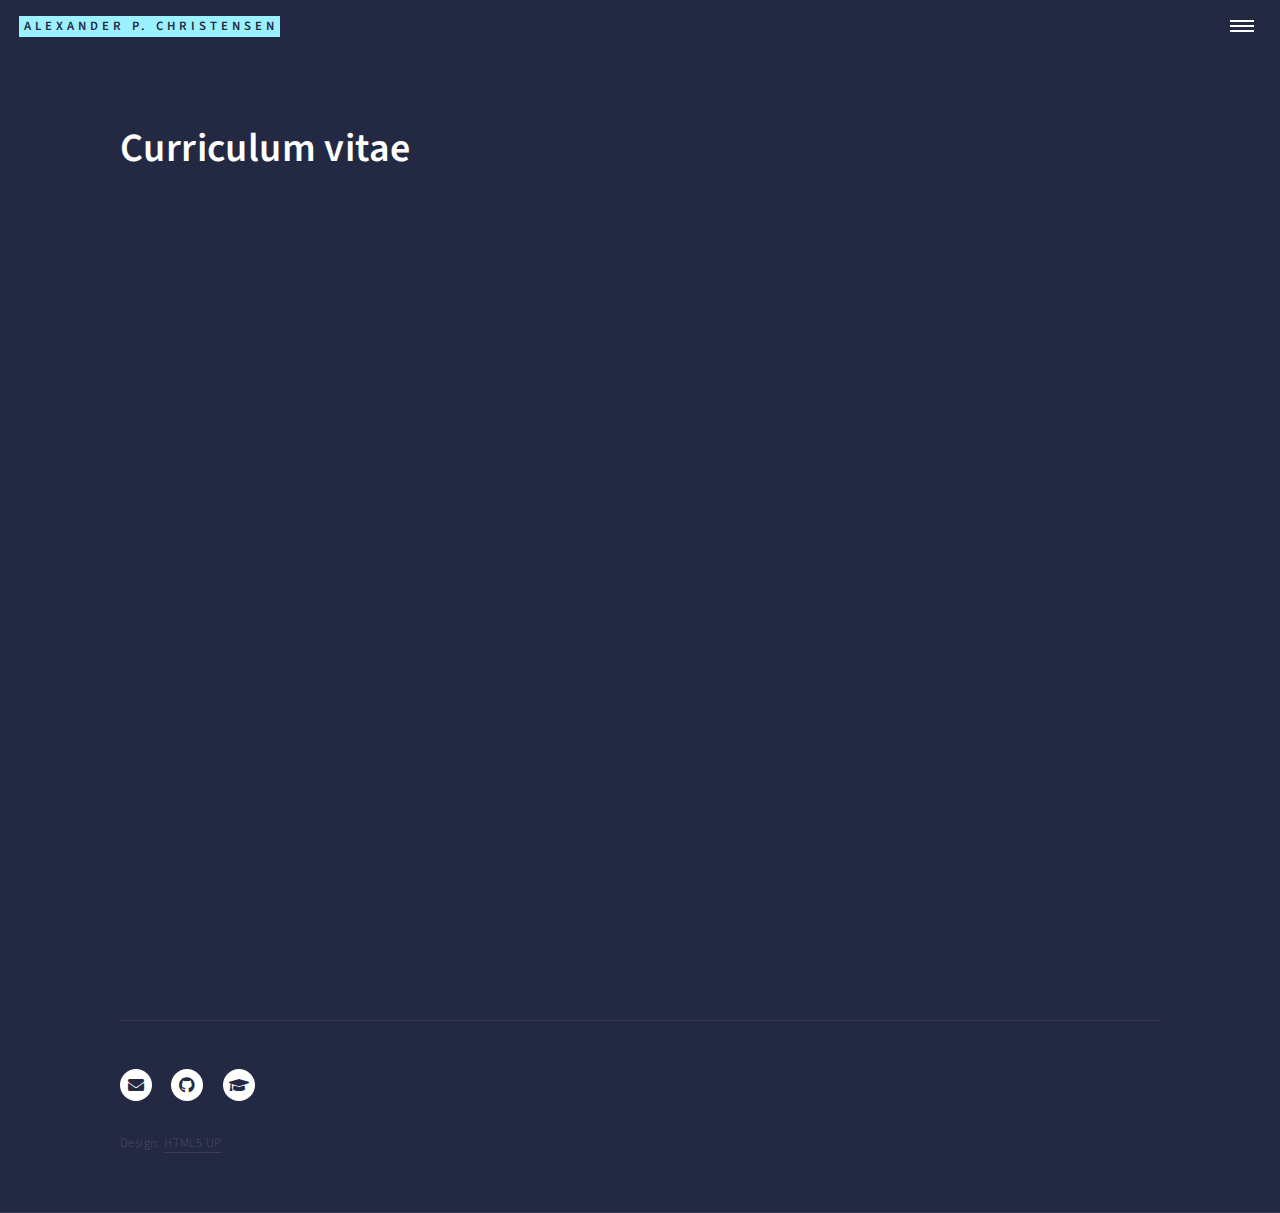
<file: cv.html>
<!DOCTYPE HTML>
<!--
	Forty by HTML5 UP
	html5up.net | @ajlkn
	Free for personal and commercial use under the CCA 3.0 license (html5up.net/license)
-->
<html>
	<head>
		<title>Curriculum vitae | Alexander P. Christensen</title>
		<meta charset="utf-8" />
		<meta name="viewport" content="width=device-width, initial-scale=1, user-scalable=no" />
		<link rel="stylesheet" href="assets/css/main.css" />
		<link rel="icon" href="images/favicon.ico" />
		<noscript><link rel="stylesheet" href="assets/css/noscript.css" /></noscript>
	</head>
	<body class="is-preload">

		<!-- Wrapper -->
			<div id="wrapper">

				<!-- Header -->
					<header id="header" class="alt">
						<a href="index.html" class="logo"><strong>Alexander P. Christensen</strong></a>
						<nav>
							<a href="#menu"></a>
						</nav>
					</header>

				<!-- Menu -->
					<nav id="menu">
						<ul class="links">
							<li><a href="index.html">Home</a></li>
							<li><a href="aboutme.html">About me</a></li>
							<li><a href="publications.html">Publications</a></li>
							<!-- <li><a href="cv.html">Publications</a></li> -->
							<!-- MORE TABS
							<li><a href="elements.html">Elements</a></li>
							MORE TABS -->
						</ul>
						<!--
						<ul class="actions stacked">
							<li><a href="#" class="button primary fit">Get Started</a></li>
							<li><a href="#" class="button fit">Log In</a></li>
						</ul>
						-->
					</nav>

				<!-- Main -->
					<div id="main" class="alt">
						
						<section id="one">
								<div class="inner">
									<header class="major2">
										<div class="row gtr-200">
											<div class="col-5">
											<h1>Curriculum vitae</h1>
											</div>
										</div>
										<div class="row aln-center">
											<iframe src="/files/CV_Alexander P Christensen.pdf" width="100%" height="750px"></iframe>
										</div>
									</header>
					<hr class="major" />

				<!-- Footer -->
					<footer id="footer">
						<div class="inner">
							<ul class="icons">
								<li><a href="mailto:alexpaulchristensen@gmail.com" class="icon solid alt fa-envelope"><span class="label">Email</span></a></li>
								<li><a href="https://github.com/AlexChristensen" class="icon brands alt fa-github"><span class="label">GitHub</span></a></li>
								<li><a href="https://scholar.google.com/citations?user=RbatznQAAAAJ&hl=en" class="icon solid alt fa-graduation-cap"><span class="label">GoogleScholar</span></a></li>
								<!--
								<li><a href="https://twitter.com/alexsciences" class="icon brands alt fa-twitter"><span class="label">Twitter</span></a></li>
								<li><a href="#" class="icon brands alt fa-facebook-f"><span class="label">Facebook</span></a></li>
								<li><a href="#" class="icon brands alt fa-instagram"><span class="label">Instagram</span></a></li>
								<li><a href="#" class="icon brands alt fa-linkedin-in"><span class="label">LinkedIn</span></a></li>
								-->
							</ul>
							<ul class="copyright">
								<!-- <li>&copy; Untitled</li> --> <li>Design: <a href="https://html5up.net">HTML5 UP</a></li>
							</ul>
						</div>
					</footer>

			</div>

		<!-- Scripts -->
			<script src="assets/js/jquery.min.js"></script>
			<script src="assets/js/jquery.scrolly.min.js"></script>
			<script src="assets/js/jquery.scrollex.min.js"></script>
			<script src="assets/js/browser.min.js"></script>
			<script src="assets/js/breakpoints.min.js"></script>
			<script src="assets/js/util.js"></script>
			<script src="assets/js/main.js"></script>

	</body>
</html>
</file>
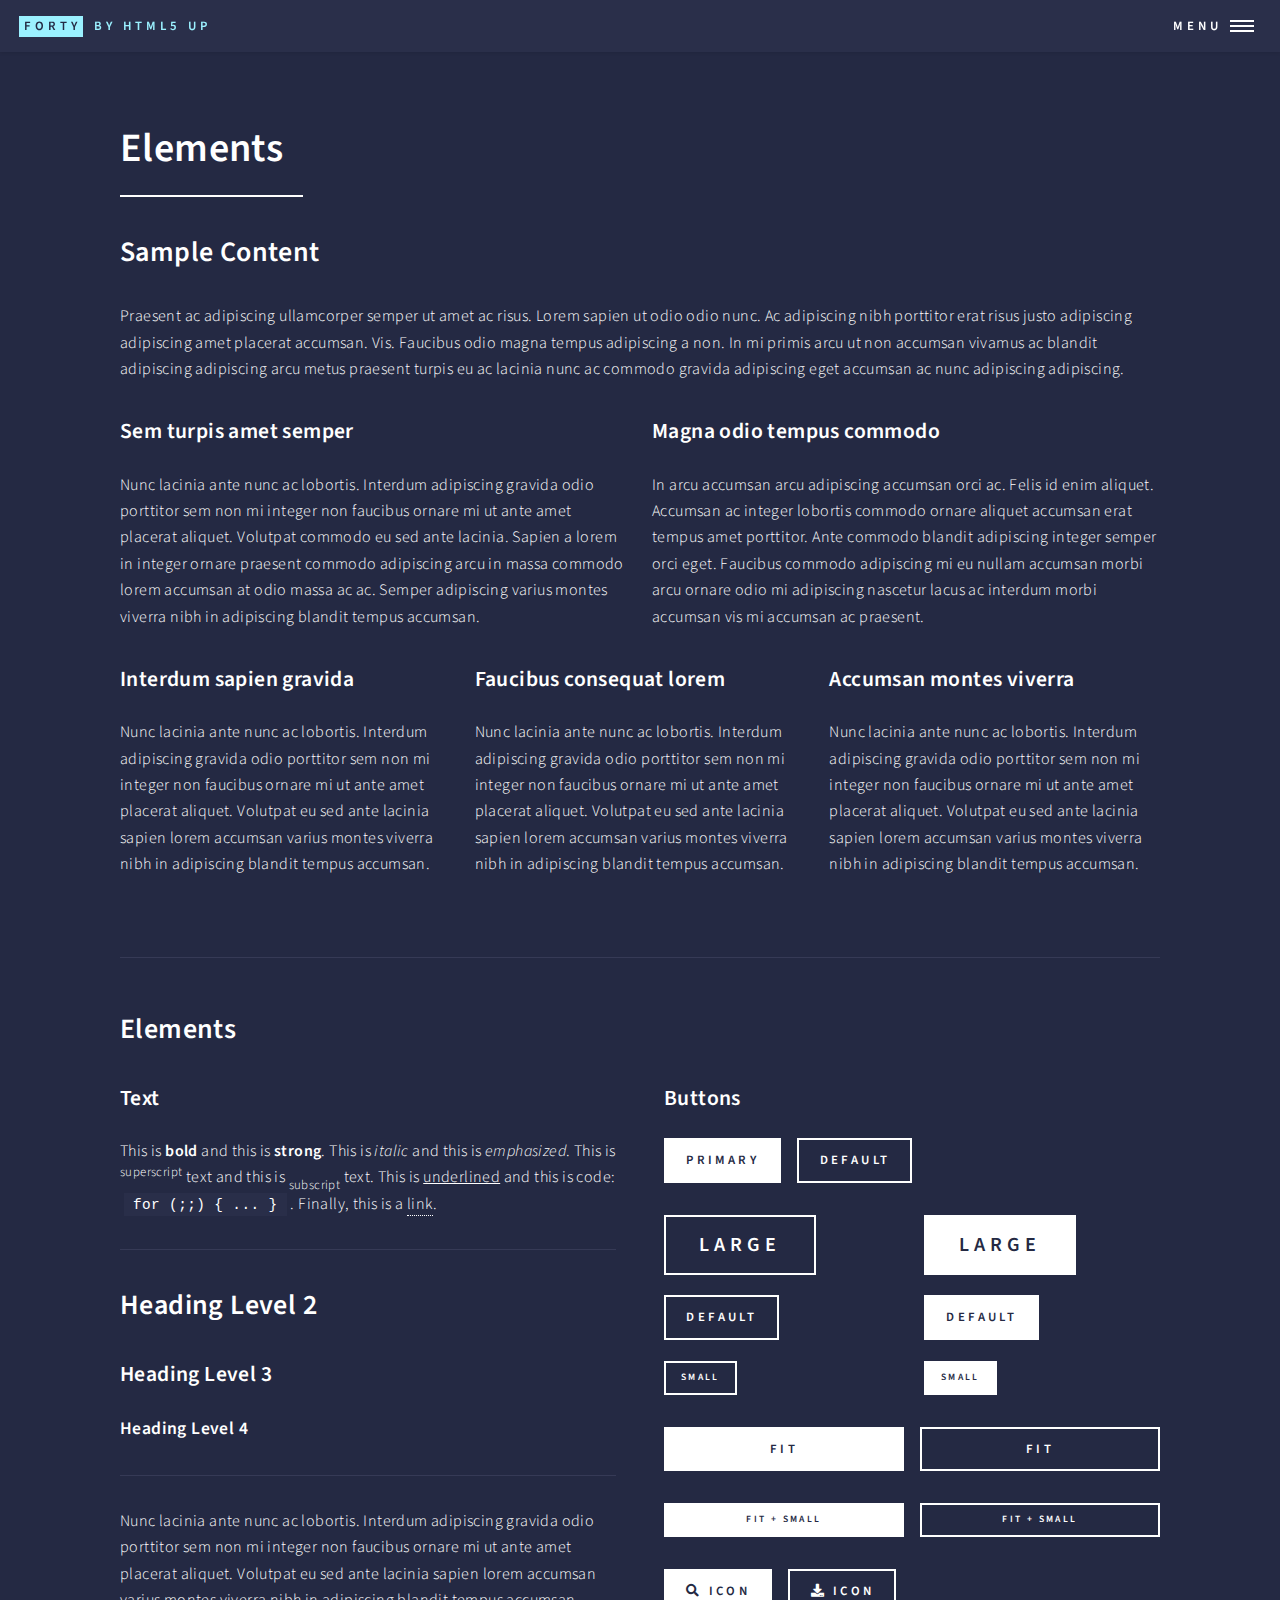
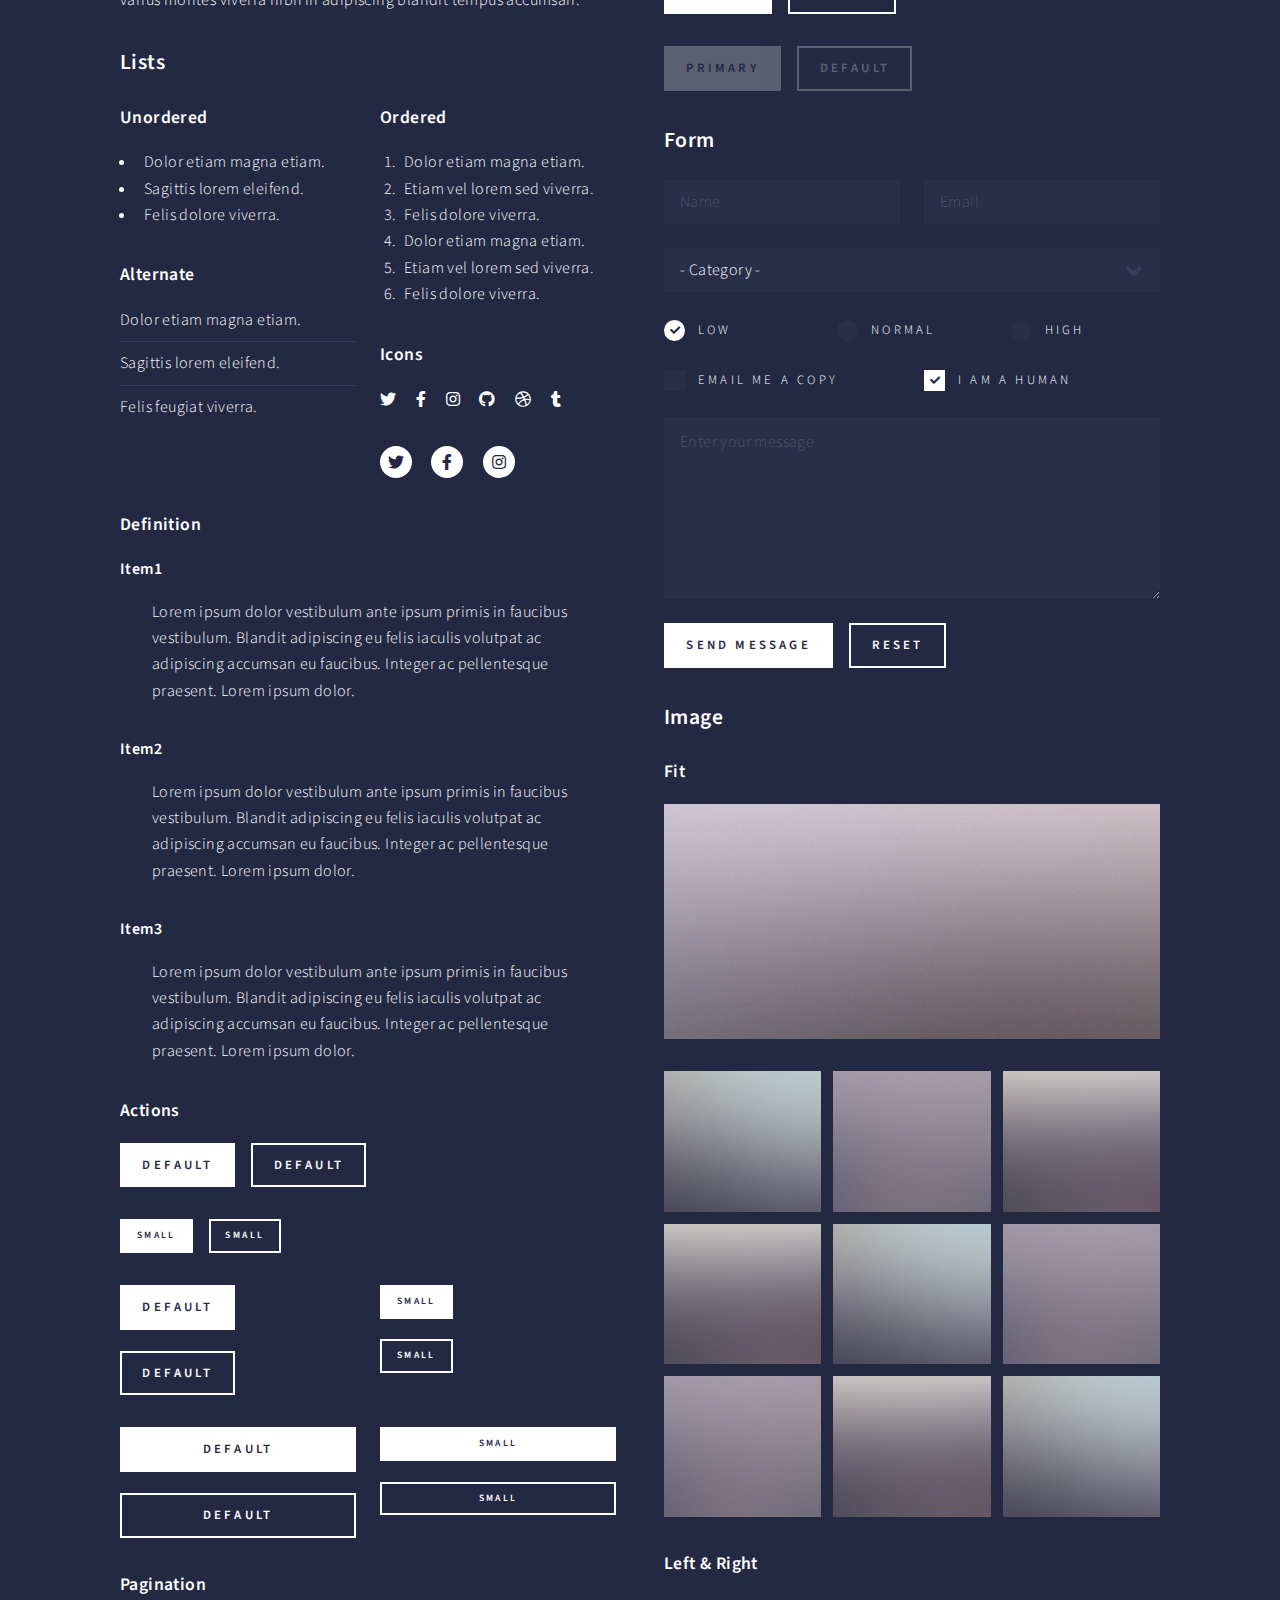
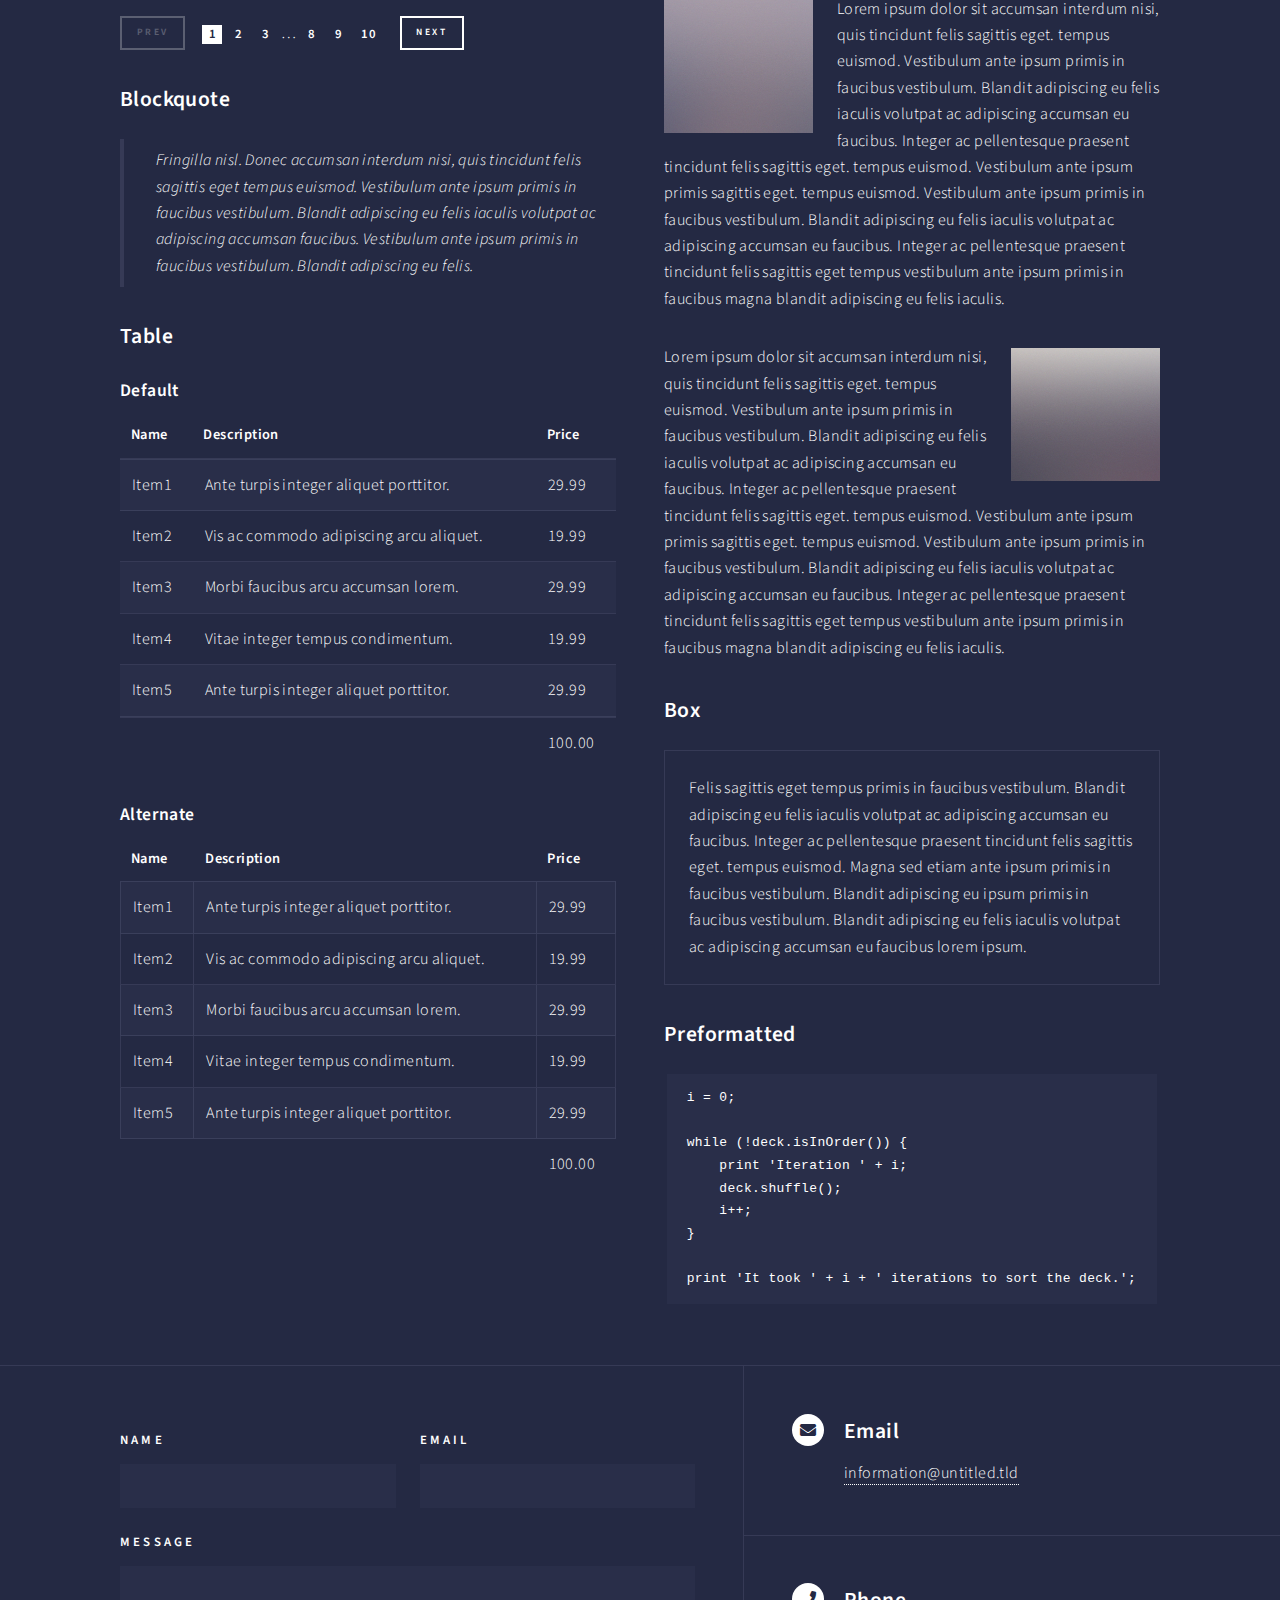
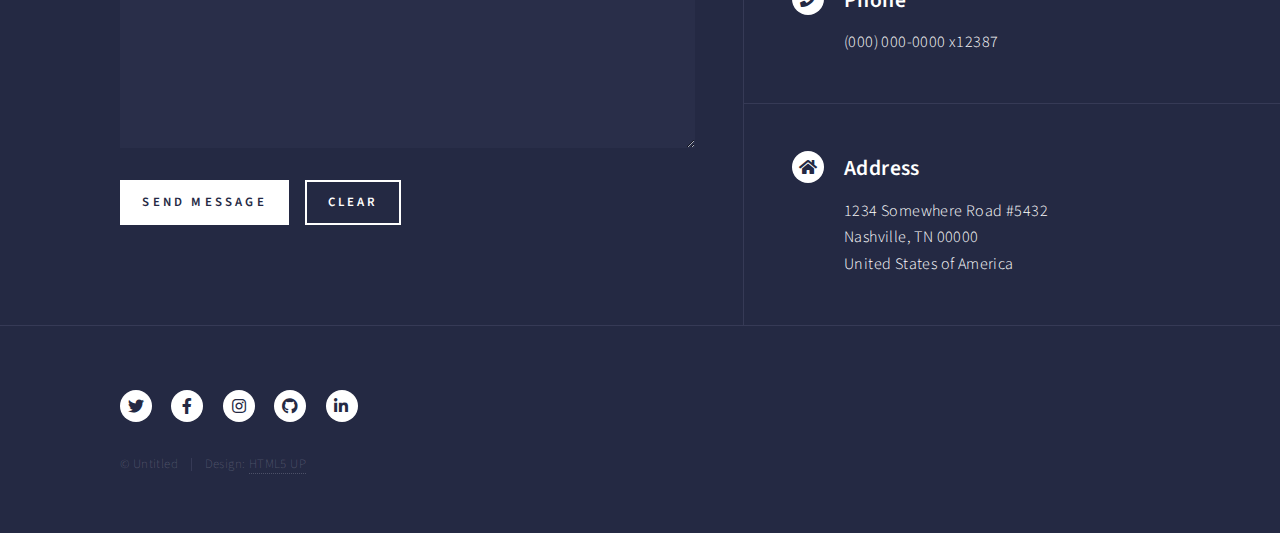
<file: elements.html>
<!DOCTYPE HTML>
<!--
	Forty by HTML5 UP
	html5up.net | @ajlkn
	Free for personal and commercial use under the CCA 3.0 license (html5up.net/license)
-->
<html>
	<head>
		<title>Elements - Forty by HTML5 UP</title>
		<meta charset="utf-8" />
		<meta name="viewport" content="width=device-width, initial-scale=1, user-scalable=no" />
		<link rel="stylesheet" href="assets/css/main.css" />
		<noscript><link rel="stylesheet" href="assets/css/noscript.css" /></noscript>
	</head>
	<body class="is-preload">

		<!-- Wrapper -->
			<div id="wrapper">

				<!-- Header -->
					<header id="header">
						<a href="index.html" class="logo"><strong>Forty</strong> <span>by HTML5 UP</span></a>
						<nav>
							<a href="#menu">Menu</a>
						</nav>
					</header>

				<!-- Menu -->
					<nav id="menu">
						<ul class="links">
							<li><a href="index.html">Home</a></li>
							<li><a href="landing.html">Landing</a></li>
							<li><a href="generic.html">Generic</a></li>
							<li><a href="elements.html">Elements</a></li>
						</ul>
						<ul class="actions stacked">
							<li><a href="#" class="button primary fit">Get Started</a></li>
							<li><a href="#" class="button fit">Log In</a></li>
						</ul>
					</nav>

				<!-- Main -->
					<div id="main" class="alt">

						<!-- One -->
							<section id="one">
								<div class="inner">
									<header class="major">
										<h1>Elements</h1>
									</header>

									<!-- Content -->
										<h2 id="content">Sample Content</h2>
										<p>Praesent ac adipiscing ullamcorper semper ut amet ac risus. Lorem sapien ut odio odio nunc. Ac adipiscing nibh porttitor erat risus justo adipiscing adipiscing amet placerat accumsan. Vis. Faucibus odio magna tempus adipiscing a non. In mi primis arcu ut non accumsan vivamus ac blandit adipiscing adipiscing arcu metus praesent turpis eu ac lacinia nunc ac commodo gravida adipiscing eget accumsan ac nunc adipiscing adipiscing.</p>
										<div class="row">
											<div class="col-6 col-12-small">
												<h3>Sem turpis amet semper</h3>
												<p>Nunc lacinia ante nunc ac lobortis. Interdum adipiscing gravida odio porttitor sem non mi integer non faucibus ornare mi ut ante amet placerat aliquet. Volutpat commodo eu sed ante lacinia. Sapien a lorem in integer ornare praesent commodo adipiscing arcu in massa commodo lorem accumsan at odio massa ac ac. Semper adipiscing varius montes viverra nibh in adipiscing blandit tempus accumsan.</p>
											</div>
											<div class="col-6 col-12-small">
												<h3>Magna odio tempus commodo</h3>
												<p>In arcu accumsan arcu adipiscing accumsan orci ac. Felis id enim aliquet. Accumsan ac integer lobortis commodo ornare aliquet accumsan erat tempus amet porttitor. Ante commodo blandit adipiscing integer semper orci eget. Faucibus commodo adipiscing mi eu nullam accumsan morbi arcu ornare odio mi adipiscing nascetur lacus ac interdum morbi accumsan vis mi accumsan ac praesent.</p>
											</div>
											<!-- Break -->
											<div class="col-4 col-12-medium">
												<h3>Interdum sapien gravida</h3>
												<p>Nunc lacinia ante nunc ac lobortis. Interdum adipiscing gravida odio porttitor sem non mi integer non faucibus ornare mi ut ante amet placerat aliquet. Volutpat eu sed ante lacinia sapien lorem accumsan varius montes viverra nibh in adipiscing blandit tempus accumsan.</p>
											</div>
											<div class="col-4 col-12-medium">
												<h3>Faucibus consequat lorem</h3>
												<p>Nunc lacinia ante nunc ac lobortis. Interdum adipiscing gravida odio porttitor sem non mi integer non faucibus ornare mi ut ante amet placerat aliquet. Volutpat eu sed ante lacinia sapien lorem accumsan varius montes viverra nibh in adipiscing blandit tempus accumsan.</p>
											</div>
											<div class="col-4 col-12-medium">
												<h3>Accumsan montes viverra</h3>
												<p>Nunc lacinia ante nunc ac lobortis. Interdum adipiscing gravida odio porttitor sem non mi integer non faucibus ornare mi ut ante amet placerat aliquet. Volutpat eu sed ante lacinia sapien lorem accumsan varius montes viverra nibh in adipiscing blandit tempus accumsan.</p>
											</div>
										</div>

									<hr class="major" />

									<!-- Elements -->
										<h2 id="elements">Elements</h2>
										<div class="row gtr-200">
											<div class="col-6 col-12-medium">

												<!-- Text stuff -->
													<h3>Text</h3>
													<p>This is <b>bold</b> and this is <strong>strong</strong>. This is <i>italic</i> and this is <em>emphasized</em>.
													This is <sup>superscript</sup> text and this is <sub>subscript</sub> text.
													This is <u>underlined</u> and this is code: <code>for (;;) { ... }</code>.
													Finally, this is a <a href="#">link</a>.</p>
													<hr />
													<h2>Heading Level 2</h2>
													<h3>Heading Level 3</h3>
													<h4>Heading Level 4</h4>
													<hr />
													<p>Nunc lacinia ante nunc ac lobortis. Interdum adipiscing gravida odio porttitor sem non mi integer non faucibus ornare mi ut ante amet placerat aliquet. Volutpat eu sed ante lacinia sapien lorem accumsan varius montes viverra nibh in adipiscing blandit tempus accumsan.</p>

												<!-- Lists -->
													<h3>Lists</h3>
													<div class="row">
														<div class="col-6 col-12-small">

															<h4>Unordered</h4>
															<ul>
																<li>Dolor etiam magna etiam.</li>
																<li>Sagittis lorem eleifend.</li>
																<li>Felis dolore viverra.</li>
															</ul>

															<h4>Alternate</h4>
															<ul class="alt">
																<li>Dolor etiam magna etiam.</li>
																<li>Sagittis lorem eleifend.</li>
																<li>Felis feugiat viverra.</li>
															</ul>

														</div>
														<div class="col-6 col-12-small">

															<h4>Ordered</h4>
															<ol>
																<li>Dolor etiam magna etiam.</li>
																<li>Etiam vel lorem sed viverra.</li>
																<li>Felis dolore viverra.</li>
																<li>Dolor etiam magna etiam.</li>
																<li>Etiam vel lorem sed viverra.</li>
																<li>Felis dolore viverra.</li>
															</ol>

															<h4>Icons</h4>
															<ul class="icons">
																<li><a href="#" class="icon brands fa-twitter"><span class="label">Twitter</span></a></li>
																<li><a href="#" class="icon brands fa-facebook-f"><span class="label">Facebook</span></a></li>
																<li><a href="#" class="icon brands fa-instagram"><span class="label">Instagram</span></a></li>
																<li><a href="#" class="icon brands fa-github"><span class="label">Github</span></a></li>
																<li><a href="#" class="icon brands fa-dribbble"><span class="label">Dribbble</span></a></li>
																<li><a href="#" class="icon brands fa-tumblr"><span class="label">Tumblr</span></a></li>
															</ul>
															<ul class="icons">
																<li><a href="#" class="icon brands alt fa-twitter"><span class="label">Twitter</span></a></li>
																<li><a href="#" class="icon brands alt fa-facebook-f"><span class="label">Facebook</span></a></li>
																<li><a href="#" class="icon brands alt fa-instagram"><span class="label">Instagram</span></a></li>
															</ul>

														</div>
													</div>
													<h4>Definition</h4>
													<dl>
														<dt>Item1</dt>
														<dd>
															<p>Lorem ipsum dolor vestibulum ante ipsum primis in faucibus vestibulum. Blandit adipiscing eu felis iaculis volutpat ac adipiscing accumsan eu faucibus. Integer ac pellentesque praesent. Lorem ipsum dolor.</p>
														</dd>
														<dt>Item2</dt>
														<dd>
															<p>Lorem ipsum dolor vestibulum ante ipsum primis in faucibus vestibulum. Blandit adipiscing eu felis iaculis volutpat ac adipiscing accumsan eu faucibus. Integer ac pellentesque praesent. Lorem ipsum dolor.</p>
														</dd>
														<dt>Item3</dt>
														<dd>
															<p>Lorem ipsum dolor vestibulum ante ipsum primis in faucibus vestibulum. Blandit adipiscing eu felis iaculis volutpat ac adipiscing accumsan eu faucibus. Integer ac pellentesque praesent. Lorem ipsum dolor.</p>
														</dd>
													</dl>

													<h4>Actions</h4>
													<ul class="actions">
														<li><a href="#" class="button primary">Default</a></li>
														<li><a href="#" class="button">Default</a></li>
													</ul>
													<ul class="actions small">
														<li><a href="#" class="button primary small">Small</a></li>
														<li><a href="#" class="button small">Small</a></li>
													</ul>
													<div class="row">
														<div class="col-6 col-12-small">
															<ul class="actions stacked">
																<li><a href="#" class="button primary">Default</a></li>
																<li><a href="#" class="button">Default</a></li>
															</ul>
														</div>
														<div class="col-6 col-12-small">
															<ul class="actions stacked">
																<li><a href="#" class="button primary small">Small</a></li>
																<li><a href="#" class="button small">Small</a></li>
															</ul>
														</div>
														<div class="col-6 col-12-small">
															<ul class="actions stacked">
																<li><a href="#" class="button primary fit">Default</a></li>
																<li><a href="#" class="button fit">Default</a></li>
															</ul>
														</div>
														<div class="col-6 col-12-small">
															<ul class="actions stacked">
																<li><a href="#" class="button primary small fit">Small</a></li>
																<li><a href="#" class="button small fit">Small</a></li>
															</ul>
														</div>
													</div>

													<h4>Pagination</h4>
													<ul class="pagination">
														<li><span class="button small disabled">Prev</span></li>
														<li><a href="#" class="page active">1</a></li>
														<li><a href="#" class="page">2</a></li>
														<li><a href="#" class="page">3</a></li>
														<li><span>&hellip;</span></li>
														<li><a href="#" class="page">8</a></li>
														<li><a href="#" class="page">9</a></li>
														<li><a href="#" class="page">10</a></li>
														<li><a href="#" class="button small">Next</a></li>
													</ul>

												<!-- Blockquote -->
													<h3>Blockquote</h3>
													<blockquote>Fringilla nisl. Donec accumsan interdum nisi, quis tincidunt felis sagittis eget tempus euismod. Vestibulum ante ipsum primis in faucibus vestibulum. Blandit adipiscing eu felis iaculis volutpat ac adipiscing accumsan faucibus. Vestibulum ante ipsum primis in faucibus vestibulum. Blandit adipiscing eu felis.</blockquote>

												<!-- Table -->
													<h3>Table</h3>

													<h4>Default</h4>
													<div class="table-wrapper">
														<table>
															<thead>
																<tr>
																	<th>Name</th>
																	<th>Description</th>
																	<th>Price</th>
																</tr>
															</thead>
															<tbody>
																<tr>
																	<td>Item1</td>
																	<td>Ante turpis integer aliquet porttitor.</td>
																	<td>29.99</td>
																</tr>
																<tr>
																	<td>Item2</td>
																	<td>Vis ac commodo adipiscing arcu aliquet.</td>
																	<td>19.99</td>
																</tr>
																<tr>
																	<td>Item3</td>
																	<td> Morbi faucibus arcu accumsan lorem.</td>
																	<td>29.99</td>
																</tr>
																<tr>
																	<td>Item4</td>
																	<td>Vitae integer tempus condimentum.</td>
																	<td>19.99</td>
																</tr>
																<tr>
																	<td>Item5</td>
																	<td>Ante turpis integer aliquet porttitor.</td>
																	<td>29.99</td>
																</tr>
															</tbody>
															<tfoot>
																<tr>
																	<td colspan="2"></td>
																	<td>100.00</td>
																</tr>
															</tfoot>
														</table>
													</div>

													<h4>Alternate</h4>
													<div class="table-wrapper">
														<table class="alt">
															<thead>
																<tr>
																	<th>Name</th>
																	<th>Description</th>
																	<th>Price</th>
																</tr>
															</thead>
															<tbody>
																<tr>
																	<td>Item1</td>
																	<td>Ante turpis integer aliquet porttitor.</td>
																	<td>29.99</td>
																</tr>
																<tr>
																	<td>Item2</td>
																	<td>Vis ac commodo adipiscing arcu aliquet.</td>
																	<td>19.99</td>
																</tr>
																<tr>
																	<td>Item3</td>
																	<td> Morbi faucibus arcu accumsan lorem.</td>
																	<td>29.99</td>
																</tr>
																<tr>
																	<td>Item4</td>
																	<td>Vitae integer tempus condimentum.</td>
																	<td>19.99</td>
																</tr>
																<tr>
																	<td>Item5</td>
																	<td>Ante turpis integer aliquet porttitor.</td>
																	<td>29.99</td>
																</tr>
															</tbody>
															<tfoot>
																<tr>
																	<td colspan="2"></td>
																	<td>100.00</td>
																</tr>
															</tfoot>
														</table>
													</div>

											</div>
											<div class="col-6 col-12-medium">

												<!-- Buttons -->
													<h3>Buttons</h3>
													<ul class="actions">
														<li><a href="#" class="button primary">Primary</a></li>
														<li><a href="#" class="button">Default</a></li>
													</ul>
													<div class="row">
														<div class="col-6 col-12-xsmall">
															<ul class="actions stacked">
																<li><a href="#" class="button large">Large</a></li>
																<li><a href="#" class="button">Default</a></li>
																<li><a href="#" class="button small">Small</a></li>
															</ul>
														</div>
														<div class="col-6 col-12-xsmall">
															<ul class="actions stacked">
																<li><a href="#" class="button primary large">Large</a></li>
																<li><a href="#" class="button primary">Default</a></li>
																<li><a href="#" class="button primary small">Small</a></li>
															</ul>
														</div>
													</div>
													<ul class="actions fit">
														<li><a href="#" class="button primary fit">Fit</a></li>
														<li><a href="#" class="button fit">Fit</a></li>
													</ul>
													<ul class="actions fit small">
														<li><a href="#" class="button primary fit small">Fit + Small</a></li>
														<li><a href="#" class="button fit small">Fit + Small</a></li>
													</ul>
													<ul class="actions">
														<li><a href="#" class="button primary icon solid fa-search">Icon</a></li>
														<li><a href="#" class="button icon solid fa-download">Icon</a></li>
													</ul>
													<ul class="actions">
														<li><span class="button primary disabled">Primary</span></li>
														<li><span class="button disabled">Default</span></li>
													</ul>

												<!-- Form -->
													<h3>Form</h3>

													<form method="post" action="#">
														<div class="row gtr-uniform">
															<div class="col-6 col-12-xsmall">
																<input type="text" name="demo-name" id="demo-name" value="" placeholder="Name" />
															</div>
															<div class="col-6 col-12-xsmall">
																<input type="email" name="demo-email" id="demo-email" value="" placeholder="Email" />
															</div>
															<!-- Break -->
															<div class="col-12">
																<select name="demo-category" id="demo-category">
																	<option value="">- Category -</option>
																	<option value="1">Manufacturing</option>
																	<option value="1">Shipping</option>
																	<option value="1">Administration</option>
																	<option value="1">Human Resources</option>
																</select>
															</div>
															<!-- Break -->
															<div class="col-4 col-12-small">
																<input type="radio" id="demo-priority-low" name="demo-priority" checked>
																<label for="demo-priority-low">Low</label>
															</div>
															<div class="col-4 col-12-small">
																<input type="radio" id="demo-priority-normal" name="demo-priority">
																<label for="demo-priority-normal">Normal</label>
															</div>
															<div class="col-4 col-12-small">
																<input type="radio" id="demo-priority-high" name="demo-priority">
																<label for="demo-priority-high">High</label>
															</div>
															<!-- Break -->
															<div class="col-6 col-12-small">
																<input type="checkbox" id="demo-copy" name="demo-copy">
																<label for="demo-copy">Email me a copy</label>
															</div>
															<div class="col-6 col-12-small">
																<input type="checkbox" id="demo-human" name="demo-human" checked>
																<label for="demo-human">I am a human</label>
															</div>
															<!-- Break -->
															<div class="col-12">
																<textarea name="demo-message" id="demo-message" placeholder="Enter your message" rows="6"></textarea>
															</div>
															<!-- Break -->
															<div class="col-12">
																<ul class="actions">
																	<li><input type="submit" value="Send Message" class="primary" /></li>
																	<li><input type="reset" value="Reset" /></li>
																</ul>
															</div>
														</div>
													</form>

												<!-- Image -->
													<h3>Image</h3>

													<h4>Fit</h4>
													<span class="image fit"><img src="images/pic03.jpg" alt="" /></span>
													<div class="box alt">
														<div class="row gtr-50 gtr-uniform">
															<div class="col-4"><span class="image fit"><img src="images/pic08.jpg" alt="" /></span></div>
															<div class="col-4"><span class="image fit"><img src="images/pic09.jpg" alt="" /></span></div>
															<div class="col-4"><span class="image fit"><img src="images/pic10.jpg" alt="" /></span></div>
															<!-- Break -->
															<div class="col-4"><span class="image fit"><img src="images/pic10.jpg" alt="" /></span></div>
															<div class="col-4"><span class="image fit"><img src="images/pic08.jpg" alt="" /></span></div>
															<div class="col-4"><span class="image fit"><img src="images/pic09.jpg" alt="" /></span></div>
															<!-- Break -->
															<div class="col-4"><span class="image fit"><img src="images/pic09.jpg" alt="" /></span></div>
															<div class="col-4"><span class="image fit"><img src="images/pic10.jpg" alt="" /></span></div>
															<div class="col-4"><span class="image fit"><img src="images/pic08.jpg" alt="" /></span></div>
														</div>
													</div>

													<h4>Left &amp; Right</h4>
													<p><span class="image left"><img src="images/pic09.jpg" alt="" /></span>Lorem ipsum dolor sit accumsan interdum nisi, quis tincidunt felis sagittis eget. tempus euismod. Vestibulum ante ipsum primis in faucibus vestibulum. Blandit adipiscing eu felis iaculis volutpat ac adipiscing accumsan eu faucibus. Integer ac pellentesque praesent tincidunt felis sagittis eget. tempus euismod. Vestibulum ante ipsum primis sagittis eget. tempus euismod. Vestibulum ante ipsum primis in faucibus vestibulum. Blandit adipiscing eu felis iaculis volutpat ac adipiscing accumsan eu faucibus. Integer ac pellentesque praesent tincidunt felis sagittis eget tempus vestibulum ante ipsum primis in faucibus magna blandit adipiscing eu felis iaculis.</p>
													<p><span class="image right"><img src="images/pic10.jpg" alt="" /></span>Lorem ipsum dolor sit accumsan interdum nisi, quis tincidunt felis sagittis eget. tempus euismod. Vestibulum ante ipsum primis in faucibus vestibulum. Blandit adipiscing eu felis iaculis volutpat ac adipiscing accumsan eu faucibus. Integer ac pellentesque praesent tincidunt felis sagittis eget. tempus euismod. Vestibulum ante ipsum primis sagittis eget. tempus euismod. Vestibulum ante ipsum primis in faucibus vestibulum. Blandit adipiscing eu felis iaculis volutpat ac adipiscing accumsan eu faucibus. Integer ac pellentesque praesent tincidunt felis sagittis eget tempus vestibulum ante ipsum primis in faucibus magna blandit adipiscing eu felis iaculis.</p>

												<!-- Box -->
													<h3>Box</h3>
													<div class="box">
														<p>Felis sagittis eget tempus primis in faucibus vestibulum. Blandit adipiscing eu felis iaculis volutpat ac adipiscing accumsan eu faucibus. Integer ac pellentesque praesent tincidunt felis sagittis eget. tempus euismod. Magna sed etiam ante ipsum primis in faucibus vestibulum. Blandit adipiscing eu ipsum primis in faucibus vestibulum. Blandit adipiscing eu felis iaculis volutpat ac adipiscing accumsan eu faucibus lorem ipsum.</p>
													</div>

												<!-- Preformatted Code -->
													<h3>Preformatted</h3>
													<pre><code>i = 0;

while (!deck.isInOrder()) {
    print 'Iteration ' + i;
    deck.shuffle();
    i++;
}

print 'It took ' + i + ' iterations to sort the deck.';
</code></pre>

											</div>
										</div>

								</div>
							</section>

					</div>

				<!-- Contact -->
					<section id="contact">
						<div class="inner">
							<section>
								<form method="post" action="#">
									<div class="fields">
										<div class="field half">
											<label for="name">Name</label>
											<input type="text" name="name" id="name" />
										</div>
										<div class="field half">
											<label for="email">Email</label>
											<input type="text" name="email" id="email" />
										</div>
										<div class="field">
											<label for="message">Message</label>
											<textarea name="message" id="message" rows="6"></textarea>
										</div>
									</div>
									<ul class="actions">
										<li><input type="submit" value="Send Message" class="primary" /></li>
										<li><input type="reset" value="Clear" /></li>
									</ul>
								</form>
							</section>
							<section class="split">
								<section>
									<div class="contact-method">
										<span class="icon solid alt fa-envelope"></span>
										<h3>Email</h3>
										<a href="#">information@untitled.tld</a>
									</div>
								</section>
								<section>
									<div class="contact-method">
										<span class="icon solid alt fa-phone"></span>
										<h3>Phone</h3>
										<span>(000) 000-0000 x12387</span>
									</div>
								</section>
								<section>
									<div class="contact-method">
										<span class="icon solid alt fa-home"></span>
										<h3>Address</h3>
										<span>1234 Somewhere Road #5432<br />
										Nashville, TN 00000<br />
										United States of America</span>
									</div>
								</section>
							</section>
						</div>
					</section>

				<!-- Footer -->
					<footer id="footer">
						<div class="inner">
							<ul class="icons">
								<li><a href="#" class="icon brands alt fa-twitter"><span class="label">Twitter</span></a></li>
								<li><a href="#" class="icon brands alt fa-facebook-f"><span class="label">Facebook</span></a></li>
								<li><a href="#" class="icon brands alt fa-instagram"><span class="label">Instagram</span></a></li>
								<li><a href="#" class="icon brands alt fa-github"><span class="label">GitHub</span></a></li>
								<li><a href="#" class="icon brands alt fa-linkedin-in"><span class="label">LinkedIn</span></a></li>
							</ul>
							<ul class="copyright">
								<li>&copy; Untitled</li><li>Design: <a href="https://html5up.net">HTML5 UP</a></li>
							</ul>
						</div>
					</footer>

			</div>

		<!-- Scripts -->
			<script src="assets/js/jquery.min.js"></script>
			<script src="assets/js/jquery.scrolly.min.js"></script>
			<script src="assets/js/jquery.scrollex.min.js"></script>
			<script src="assets/js/browser.min.js"></script>
			<script src="assets/js/breakpoints.min.js"></script>
			<script src="assets/js/util.js"></script>
			<script src="assets/js/main.js"></script>

	</body>
</html>
</file>
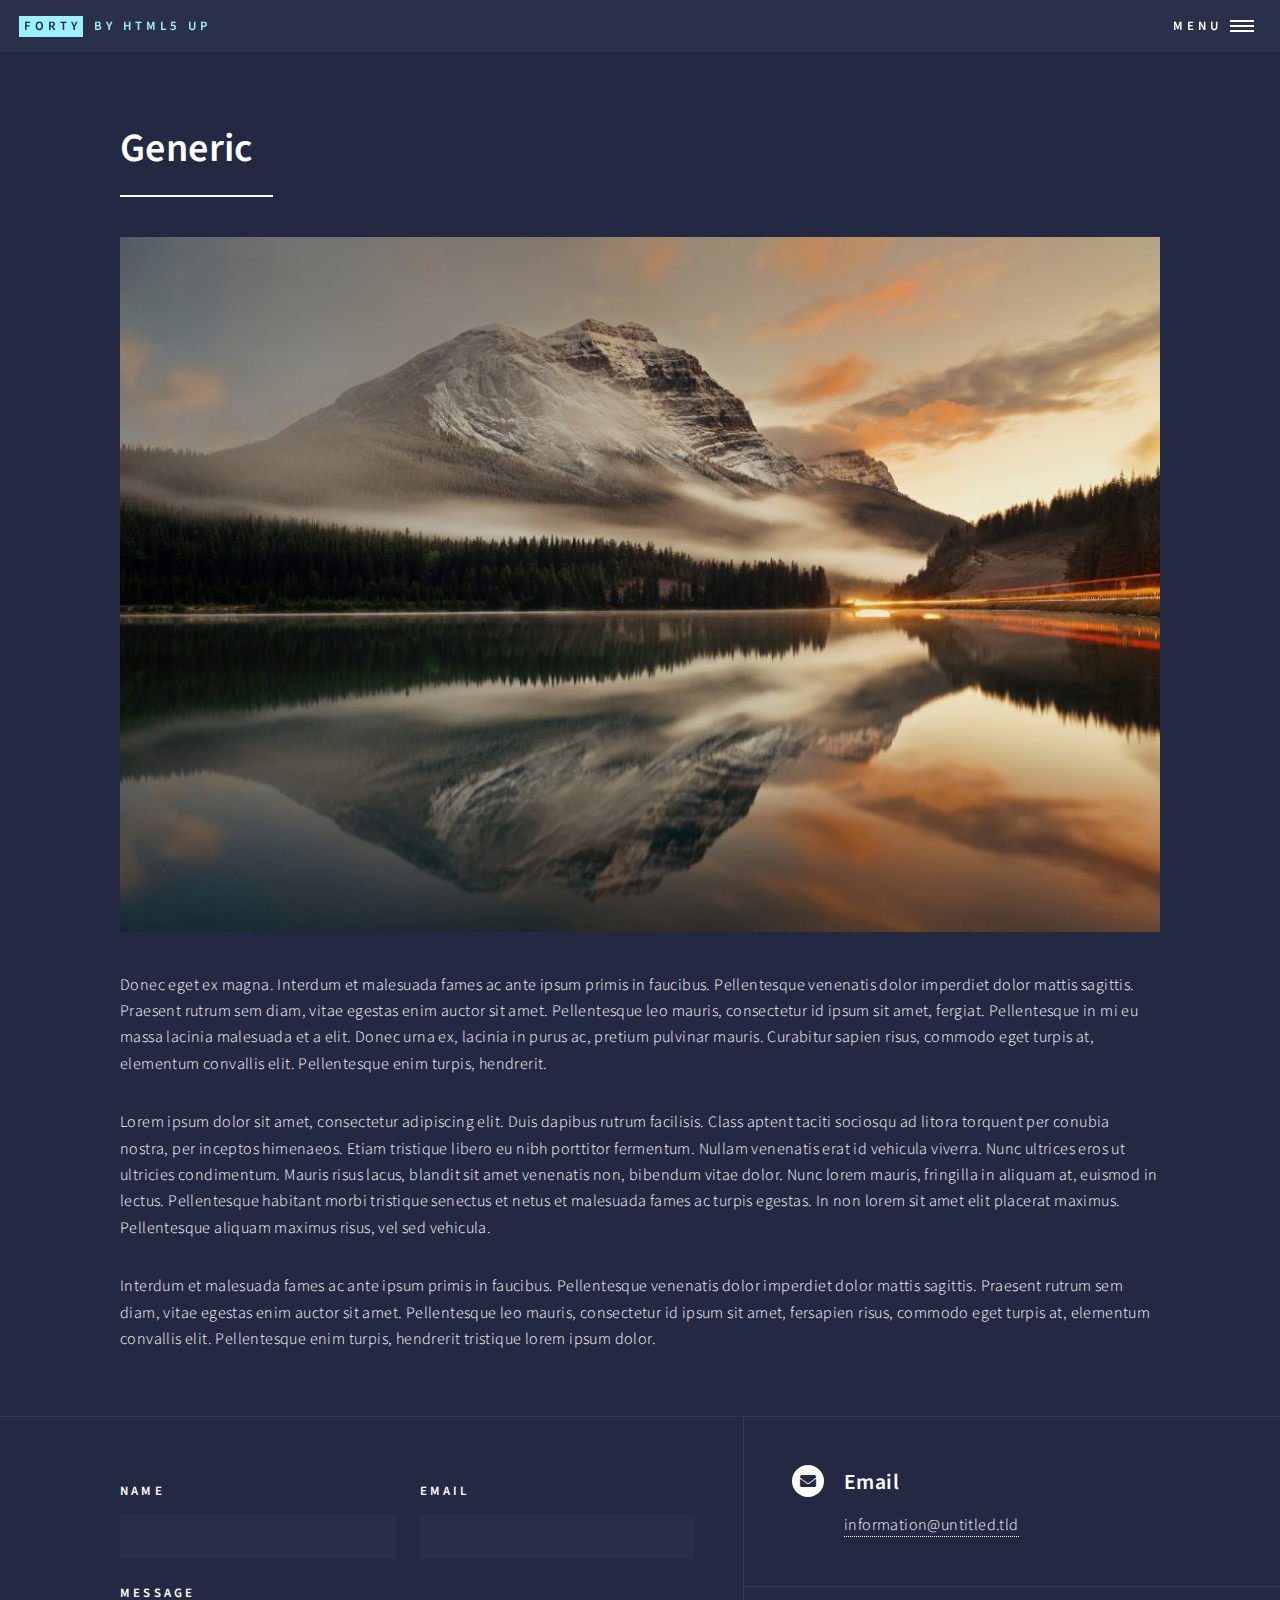
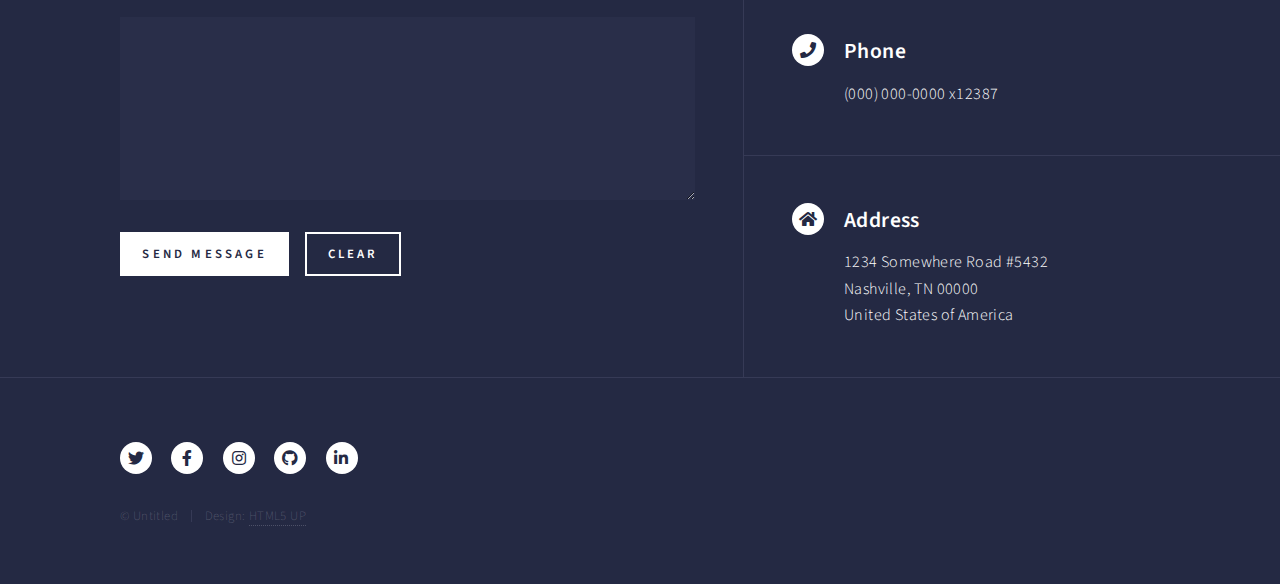
<file: generic.html>
<!DOCTYPE HTML>
<!--
	Forty by HTML5 UP
	html5up.net | @ajlkn
	Free for personal and commercial use under the CCA 3.0 license (html5up.net/license)
-->
<html>
	<head>
		<title>Generic - Forty by HTML5 UP</title>
		<meta charset="utf-8" />
		<meta name="viewport" content="width=device-width, initial-scale=1, user-scalable=no" />
		<link rel="stylesheet" href="assets/css/main.css" />
		<noscript><link rel="stylesheet" href="assets/css/noscript.css" /></noscript>
	</head>
	<body class="is-preload">

		<!-- Wrapper -->
			<div id="wrapper">

				<!-- Header -->
					<header id="header">
						<a href="index.html" class="logo"><strong>Forty</strong> <span>by HTML5 UP</span></a>
						<nav>
							<a href="#menu">Menu</a>
						</nav>
					</header>

				<!-- Menu -->
					<nav id="menu">
						<ul class="links">
							<li><a href="index.html">Home</a></li>
							<li><a href="landing.html">Landing</a></li>
							<li><a href="generic.html">Generic</a></li>
							<li><a href="elements.html">Elements</a></li>
						</ul>
						<ul class="actions stacked">
							<li><a href="#" class="button primary fit">Get Started</a></li>
							<li><a href="#" class="button fit">Log In</a></li>
						</ul>
					</nav>

				<!-- Main -->
					<div id="main" class="alt">

						<!-- One -->
							<section id="one">
								<div class="inner">
									<header class="major">
										<h1>Generic</h1>
									</header>
									<span class="image main"><img src="images/Soothing-nature-backgrounds-2-1024x684.jpg" alt="" /></span>
									<p>Donec eget ex magna. Interdum et malesuada fames ac ante ipsum primis in faucibus. Pellentesque venenatis dolor imperdiet dolor mattis sagittis. Praesent rutrum sem diam, vitae egestas enim auctor sit amet. Pellentesque leo mauris, consectetur id ipsum sit amet, fergiat. Pellentesque in mi eu massa lacinia malesuada et a elit. Donec urna ex, lacinia in purus ac, pretium pulvinar mauris. Curabitur sapien risus, commodo eget turpis at, elementum convallis elit. Pellentesque enim turpis, hendrerit.</p>
									<p>Lorem ipsum dolor sit amet, consectetur adipiscing elit. Duis dapibus rutrum facilisis. Class aptent taciti sociosqu ad litora torquent per conubia nostra, per inceptos himenaeos. Etiam tristique libero eu nibh porttitor fermentum. Nullam venenatis erat id vehicula viverra. Nunc ultrices eros ut ultricies condimentum. Mauris risus lacus, blandit sit amet venenatis non, bibendum vitae dolor. Nunc lorem mauris, fringilla in aliquam at, euismod in lectus. Pellentesque habitant morbi tristique senectus et netus et malesuada fames ac turpis egestas. In non lorem sit amet elit placerat maximus. Pellentesque aliquam maximus risus, vel sed vehicula.</p>
									<p>Interdum et malesuada fames ac ante ipsum primis in faucibus. Pellentesque venenatis dolor imperdiet dolor mattis sagittis. Praesent rutrum sem diam, vitae egestas enim auctor sit amet. Pellentesque leo mauris, consectetur id ipsum sit amet, fersapien risus, commodo eget turpis at, elementum convallis elit. Pellentesque enim turpis, hendrerit tristique lorem ipsum dolor.</p>
								</div>
							</section>

					</div>

				<!-- Contact -->
					<section id="contact">
						<div class="inner">
							<section>
								<form method="post" action="#">
									<div class="fields">
										<div class="field half">
											<label for="name">Name</label>
											<input type="text" name="name" id="name" />
										</div>
										<div class="field half">
											<label for="email">Email</label>
											<input type="text" name="email" id="email" />
										</div>
										<div class="field">
											<label for="message">Message</label>
											<textarea name="message" id="message" rows="6"></textarea>
										</div>
									</div>
									<ul class="actions">
										<li><input type="submit" value="Send Message" class="primary" /></li>
										<li><input type="reset" value="Clear" /></li>
									</ul>
								</form>
							</section>
							<section class="split">
								<section>
									<div class="contact-method">
										<span class="icon solid alt fa-envelope"></span>
										<h3>Email</h3>
										<a href="#">information@untitled.tld</a>
									</div>
								</section>
								<section>
									<div class="contact-method">
										<span class="icon solid alt fa-phone"></span>
										<h3>Phone</h3>
										<span>(000) 000-0000 x12387</span>
									</div>
								</section>
								<section>
									<div class="contact-method">
										<span class="icon solid alt fa-home"></span>
										<h3>Address</h3>
										<span>1234 Somewhere Road #5432<br />
										Nashville, TN 00000<br />
										United States of America</span>
									</div>
								</section>
							</section>
						</div>
					</section>

				<!-- Footer -->
					<footer id="footer">
						<div class="inner">
							<ul class="icons">
								<li><a href="#" class="icon brands alt fa-twitter"><span class="label">Twitter</span></a></li>
								<li><a href="#" class="icon brands alt fa-facebook-f"><span class="label">Facebook</span></a></li>
								<li><a href="#" class="icon brands alt fa-instagram"><span class="label">Instagram</span></a></li>
								<li><a href="#" class="icon brands alt fa-github"><span class="label">GitHub</span></a></li>
								<li><a href="#" class="icon brands alt fa-linkedin-in"><span class="label">LinkedIn</span></a></li>
							</ul>
							<ul class="copyright">
								<li>&copy; Untitled</li><li>Design: <a href="https://html5up.net">HTML5 UP</a></li>
							</ul>
						</div>
					</footer>

			</div>

		<!-- Scripts -->
			<script src="assets/js/jquery.min.js"></script>
			<script src="assets/js/jquery.scrolly.min.js"></script>
			<script src="assets/js/jquery.scrollex.min.js"></script>
			<script src="assets/js/browser.min.js"></script>
			<script src="assets/js/breakpoints.min.js"></script>
			<script src="assets/js/util.js"></script>
			<script src="assets/js/main.js"></script>

	</body>
</html>
</file>
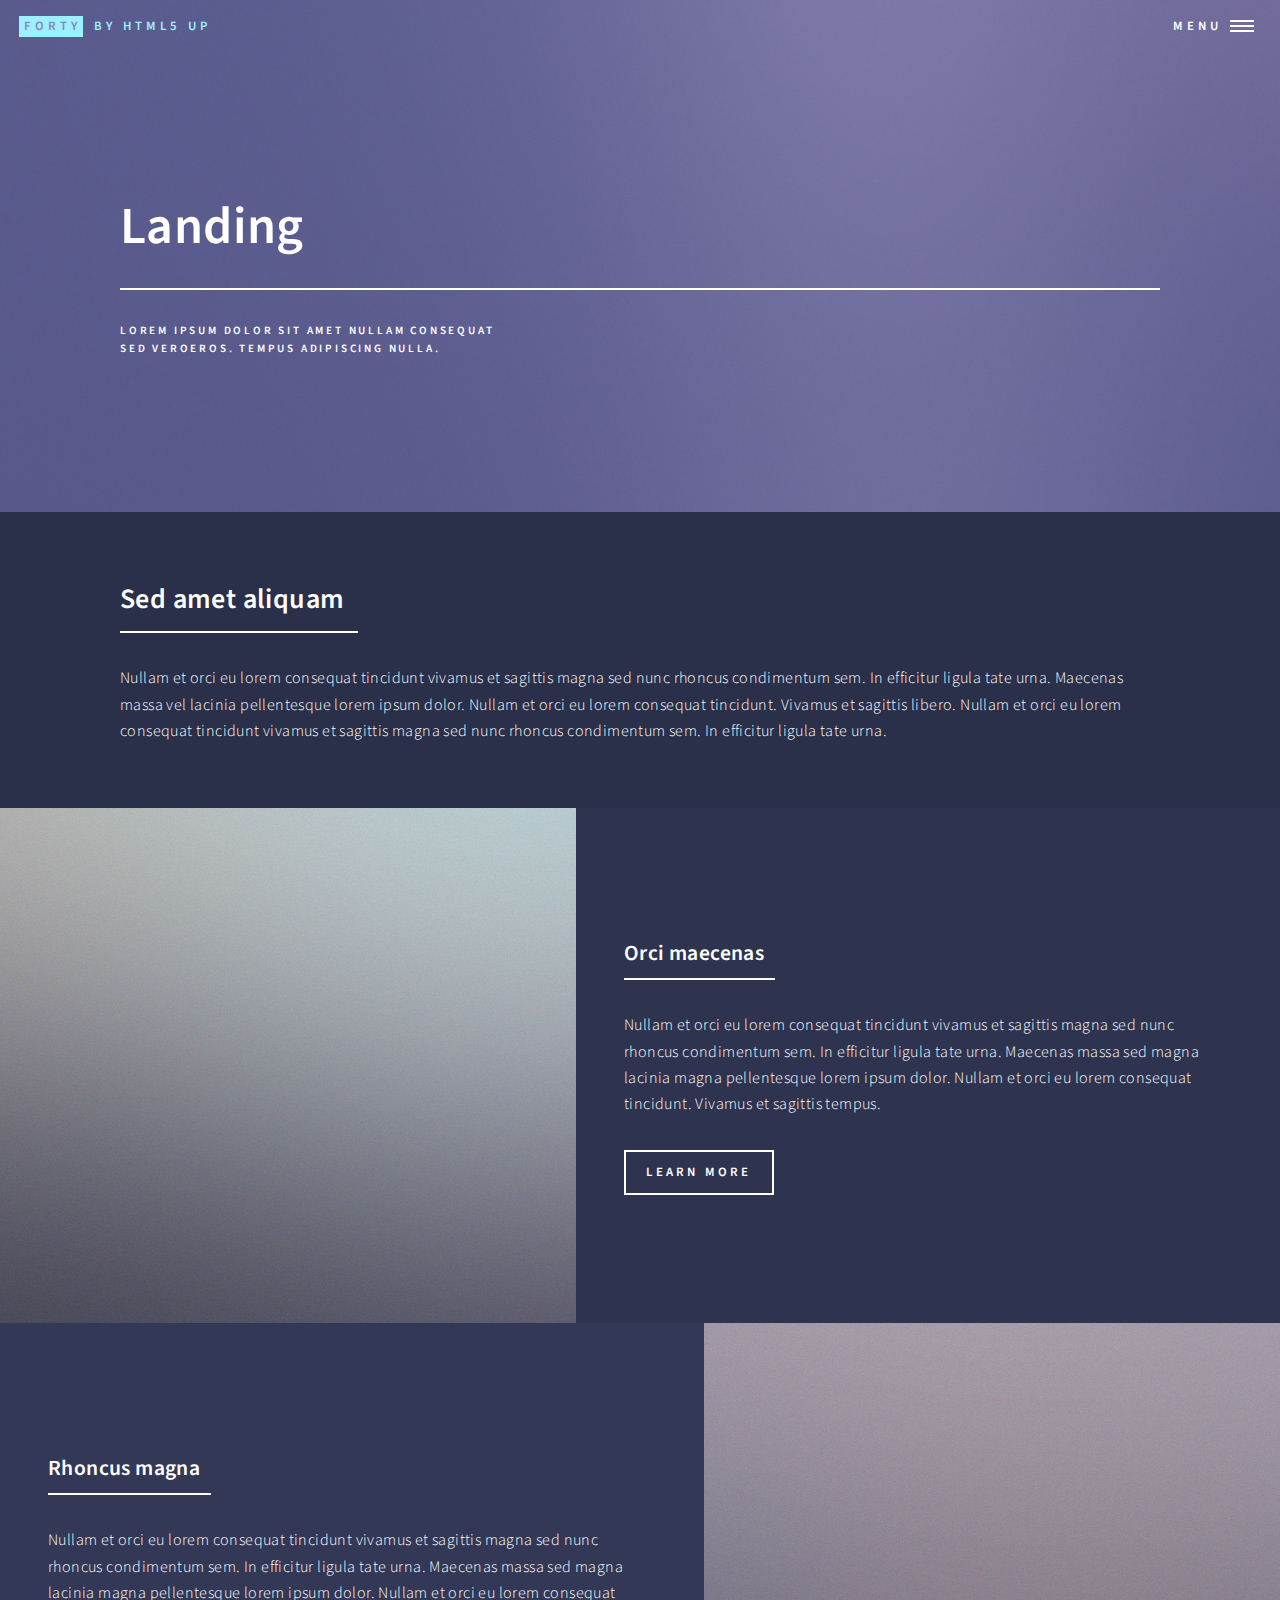
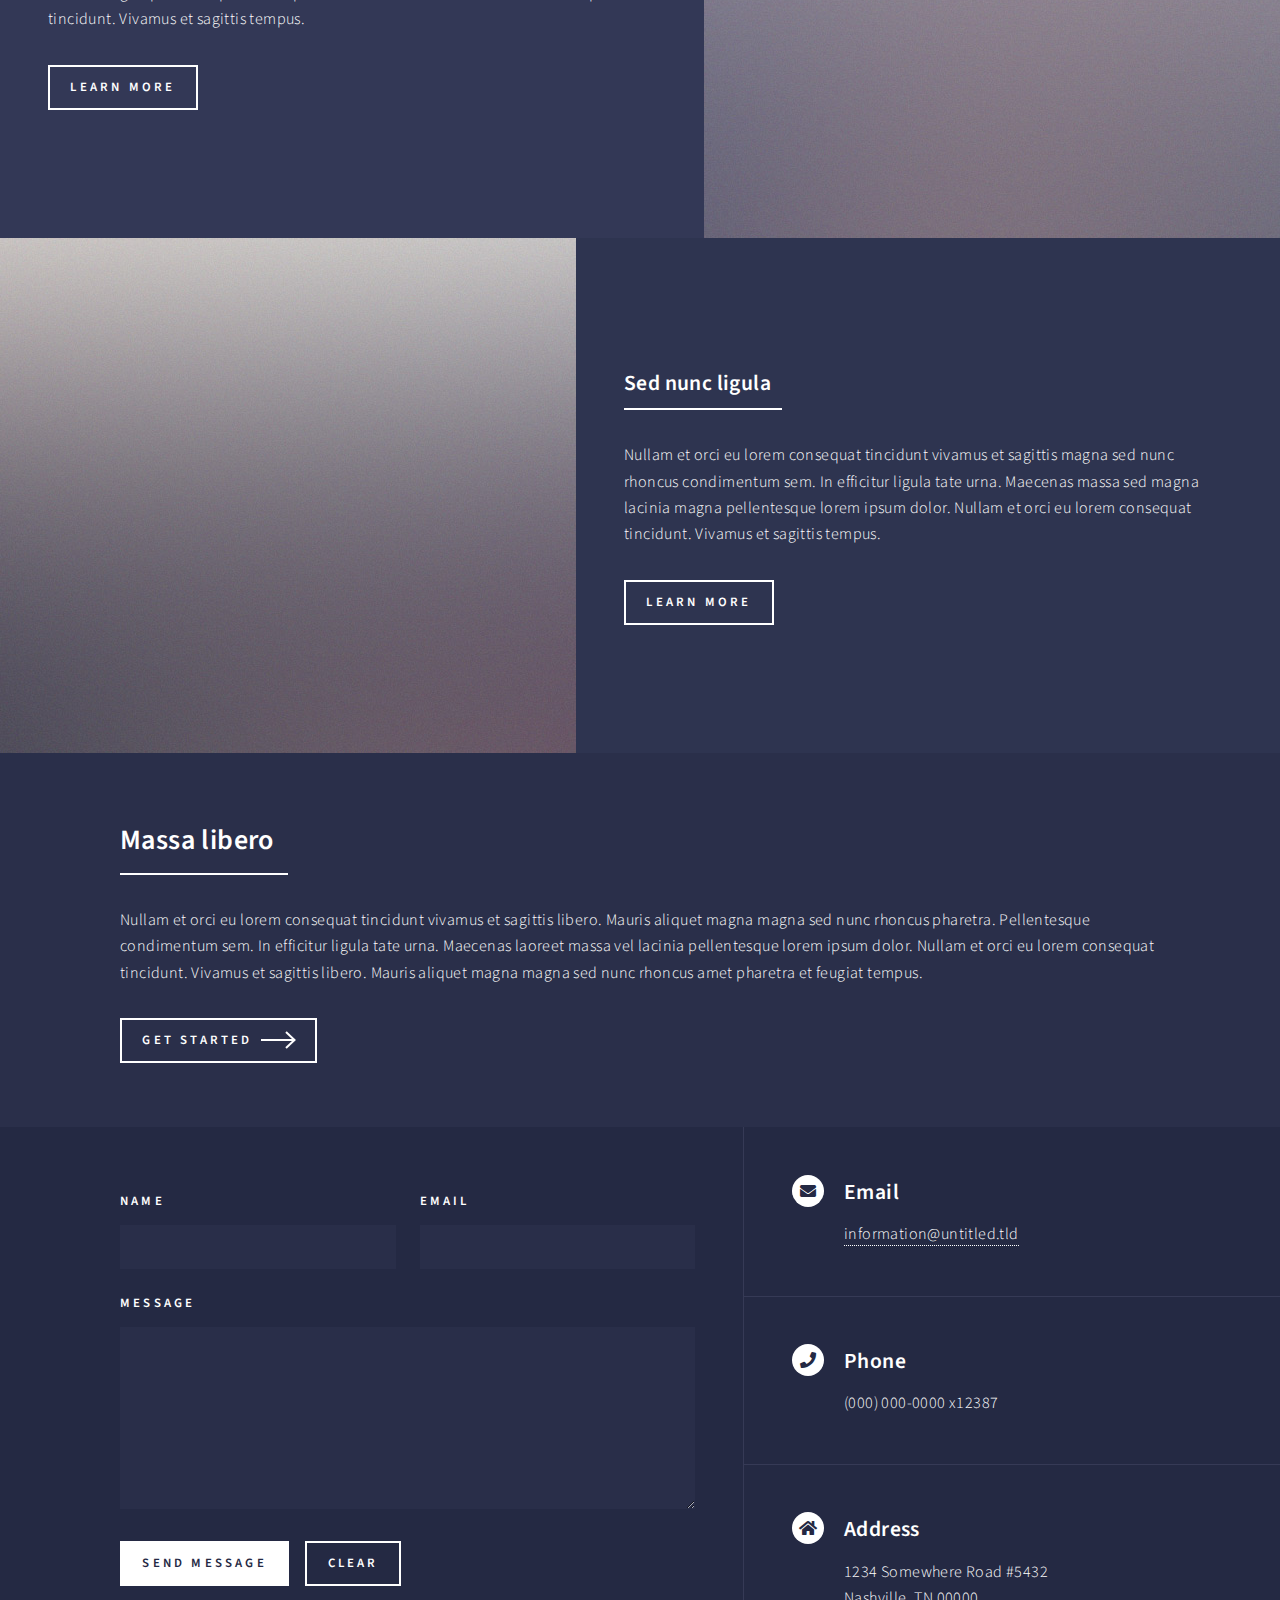
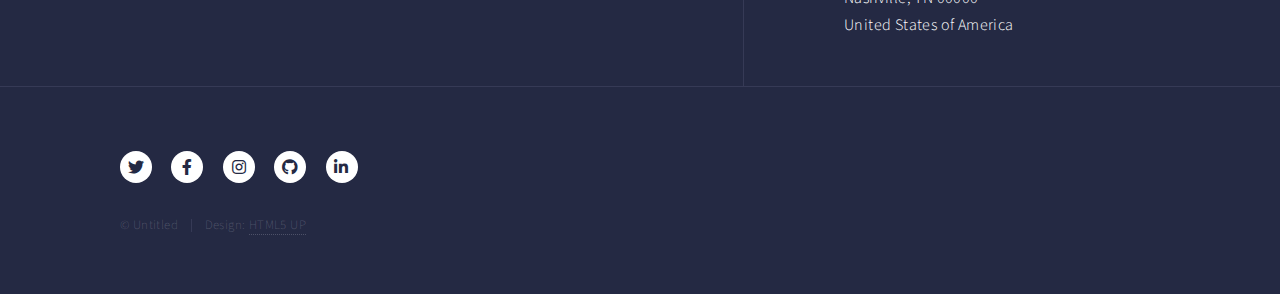
<file: landing.html>
<!DOCTYPE HTML>
<!--
	Forty by HTML5 UP
	html5up.net | @ajlkn
	Free for personal and commercial use under the CCA 3.0 license (html5up.net/license)
-->
<html>
	<head>
		<title>Landing - Forty by HTML5 UP</title>
		<meta charset="utf-8" />
		<meta name="viewport" content="width=device-width, initial-scale=1, user-scalable=no" />
		<link rel="stylesheet" href="assets/css/main.css" />
		<noscript><link rel="stylesheet" href="assets/css/noscript.css" /></noscript>
	</head>
	<body class="is-preload">

		<!-- Wrapper -->
			<div id="wrapper">

				<!-- Header -->
				<!-- Note: The "styleN" class below should match that of the banner element. -->
					<header id="header" class="alt style2">
						<a href="index.html" class="logo"><strong>Forty</strong> <span>by HTML5 UP</span></a>
						<nav>
							<a href="#menu">Menu</a>
						</nav>
					</header>

				<!-- Menu -->
					<nav id="menu">
						<ul class="links">
							<li><a href="index.html">Home</a></li>
							<li><a href="landing.html">Landing</a></li>
							<li><a href="generic.html">Generic</a></li>
							<li><a href="elements.html">Elements</a></li>
						</ul>
						<ul class="actions stacked">
							<li><a href="#" class="button primary fit">Get Started</a></li>
							<li><a href="#" class="button fit">Log In</a></li>
						</ul>
					</nav>

				<!-- Banner -->
				<!-- Note: The "styleN" class below should match that of the header element. -->
					<section id="banner" class="style2">
						<div class="inner">
							<span class="image">
								<img src="images/pic07.jpg" alt="" />
							</span>
							<header class="major">
								<h1>Landing</h1>
							</header>
							<div class="content">
								<p>Lorem ipsum dolor sit amet nullam consequat<br />
								sed veroeros. tempus adipiscing nulla.</p>
							</div>
						</div>
					</section>

				<!-- Main -->
					<div id="main">

						<!-- One -->
							<section id="one">
								<div class="inner">
									<header class="major">
										<h2>Sed amet aliquam</h2>
									</header>
									<p>Nullam et orci eu lorem consequat tincidunt vivamus et sagittis magna sed nunc rhoncus condimentum sem. In efficitur ligula tate urna. Maecenas massa vel lacinia pellentesque lorem ipsum dolor. Nullam et orci eu lorem consequat tincidunt. Vivamus et sagittis libero. Nullam et orci eu lorem consequat tincidunt vivamus et sagittis magna sed nunc rhoncus condimentum sem. In efficitur ligula tate urna.</p>
								</div>
							</section>

						<!-- Two -->
							<section id="two" class="spotlights">
								<section>
									<a href="generic.html" class="image">
										<img src="images/pic08.jpg" alt="" data-position="center center" />
									</a>
									<div class="content">
										<div class="inner">
											<header class="major">
												<h3>Orci maecenas</h3>
											</header>
											<p>Nullam et orci eu lorem consequat tincidunt vivamus et sagittis magna sed nunc rhoncus condimentum sem. In efficitur ligula tate urna. Maecenas massa sed magna lacinia magna pellentesque lorem ipsum dolor. Nullam et orci eu lorem consequat tincidunt. Vivamus et sagittis tempus.</p>
											<ul class="actions">
												<li><a href="generic.html" class="button">Learn more</a></li>
											</ul>
										</div>
									</div>
								</section>
								<section>
									<a href="generic.html" class="image">
										<img src="images/pic09.jpg" alt="" data-position="top center" />
									</a>
									<div class="content">
										<div class="inner">
											<header class="major">
												<h3>Rhoncus magna</h3>
											</header>
											<p>Nullam et orci eu lorem consequat tincidunt vivamus et sagittis magna sed nunc rhoncus condimentum sem. In efficitur ligula tate urna. Maecenas massa sed magna lacinia magna pellentesque lorem ipsum dolor. Nullam et orci eu lorem consequat tincidunt. Vivamus et sagittis tempus.</p>
											<ul class="actions">
												<li><a href="generic.html" class="button">Learn more</a></li>
											</ul>
										</div>
									</div>
								</section>
								<section>
									<a href="generic.html" class="image">
										<img src="images/pic10.jpg" alt="" data-position="25% 25%" />
									</a>
									<div class="content">
										<div class="inner">
											<header class="major">
												<h3>Sed nunc ligula</h3>
											</header>
											<p>Nullam et orci eu lorem consequat tincidunt vivamus et sagittis magna sed nunc rhoncus condimentum sem. In efficitur ligula tate urna. Maecenas massa sed magna lacinia magna pellentesque lorem ipsum dolor. Nullam et orci eu lorem consequat tincidunt. Vivamus et sagittis tempus.</p>
											<ul class="actions">
												<li><a href="generic.html" class="button">Learn more</a></li>
											</ul>
										</div>
									</div>
								</section>
							</section>

						<!-- Three -->
							<section id="three">
								<div class="inner">
									<header class="major">
										<h2>Massa libero</h2>
									</header>
									<p>Nullam et orci eu lorem consequat tincidunt vivamus et sagittis libero. Mauris aliquet magna magna sed nunc rhoncus pharetra. Pellentesque condimentum sem. In efficitur ligula tate urna. Maecenas laoreet massa vel lacinia pellentesque lorem ipsum dolor. Nullam et orci eu lorem consequat tincidunt. Vivamus et sagittis libero. Mauris aliquet magna magna sed nunc rhoncus amet pharetra et feugiat tempus.</p>
									<ul class="actions">
										<li><a href="generic.html" class="button next">Get Started</a></li>
									</ul>
								</div>
							</section>

					</div>

				<!-- Contact -->
					<section id="contact">
						<div class="inner">
							<section>
								<form method="post" action="#">
									<div class="fields">
										<div class="field half">
											<label for="name">Name</label>
											<input type="text" name="name" id="name" />
										</div>
										<div class="field half">
											<label for="email">Email</label>
											<input type="text" name="email" id="email" />
										</div>
										<div class="field">
											<label for="message">Message</label>
											<textarea name="message" id="message" rows="6"></textarea>
										</div>
									</div>
									<ul class="actions">
										<li><input type="submit" value="Send Message" class="primary" /></li>
										<li><input type="reset" value="Clear" /></li>
									</ul>
								</form>
							</section>
							<section class="split">
								<section>
									<div class="contact-method">
										<span class="icon solid alt fa-envelope"></span>
										<h3>Email</h3>
										<a href="#">information@untitled.tld</a>
									</div>
								</section>
								<section>
									<div class="contact-method">
										<span class="icon solid alt fa-phone"></span>
										<h3>Phone</h3>
										<span>(000) 000-0000 x12387</span>
									</div>
								</section>
								<section>
									<div class="contact-method">
										<span class="icon solid alt fa-home"></span>
										<h3>Address</h3>
										<span>1234 Somewhere Road #5432<br />
										Nashville, TN 00000<br />
										United States of America</span>
									</div>
								</section>
							</section>
						</div>
					</section>

				<!-- Footer -->
					<footer id="footer">
						<div class="inner">
							<ul class="icons">
								<li><a href="#" class="icon brands alt fa-twitter"><span class="label">Twitter</span></a></li>
								<li><a href="#" class="icon brands alt fa-facebook-f"><span class="label">Facebook</span></a></li>
								<li><a href="#" class="icon brands alt fa-instagram"><span class="label">Instagram</span></a></li>
								<li><a href="#" class="icon brands alt fa-github"><span class="label">GitHub</span></a></li>
								<li><a href="#" class="icon brands alt fa-linkedin-in"><span class="label">LinkedIn</span></a></li>
							</ul>
							<ul class="copyright">
								<li>&copy; Untitled</li><li>Design: <a href="https://html5up.net">HTML5 UP</a></li>
							</ul>
						</div>
					</footer>

			</div>

		<!-- Scripts -->
			<script src="assets/js/jquery.min.js"></script>
			<script src="assets/js/jquery.scrolly.min.js"></script>
			<script src="assets/js/jquery.scrollex.min.js"></script>
			<script src="assets/js/browser.min.js"></script>
			<script src="assets/js/breakpoints.min.js"></script>
			<script src="assets/js/util.js"></script>
			<script src="assets/js/main.js"></script>

	</body>
</html>
</file>
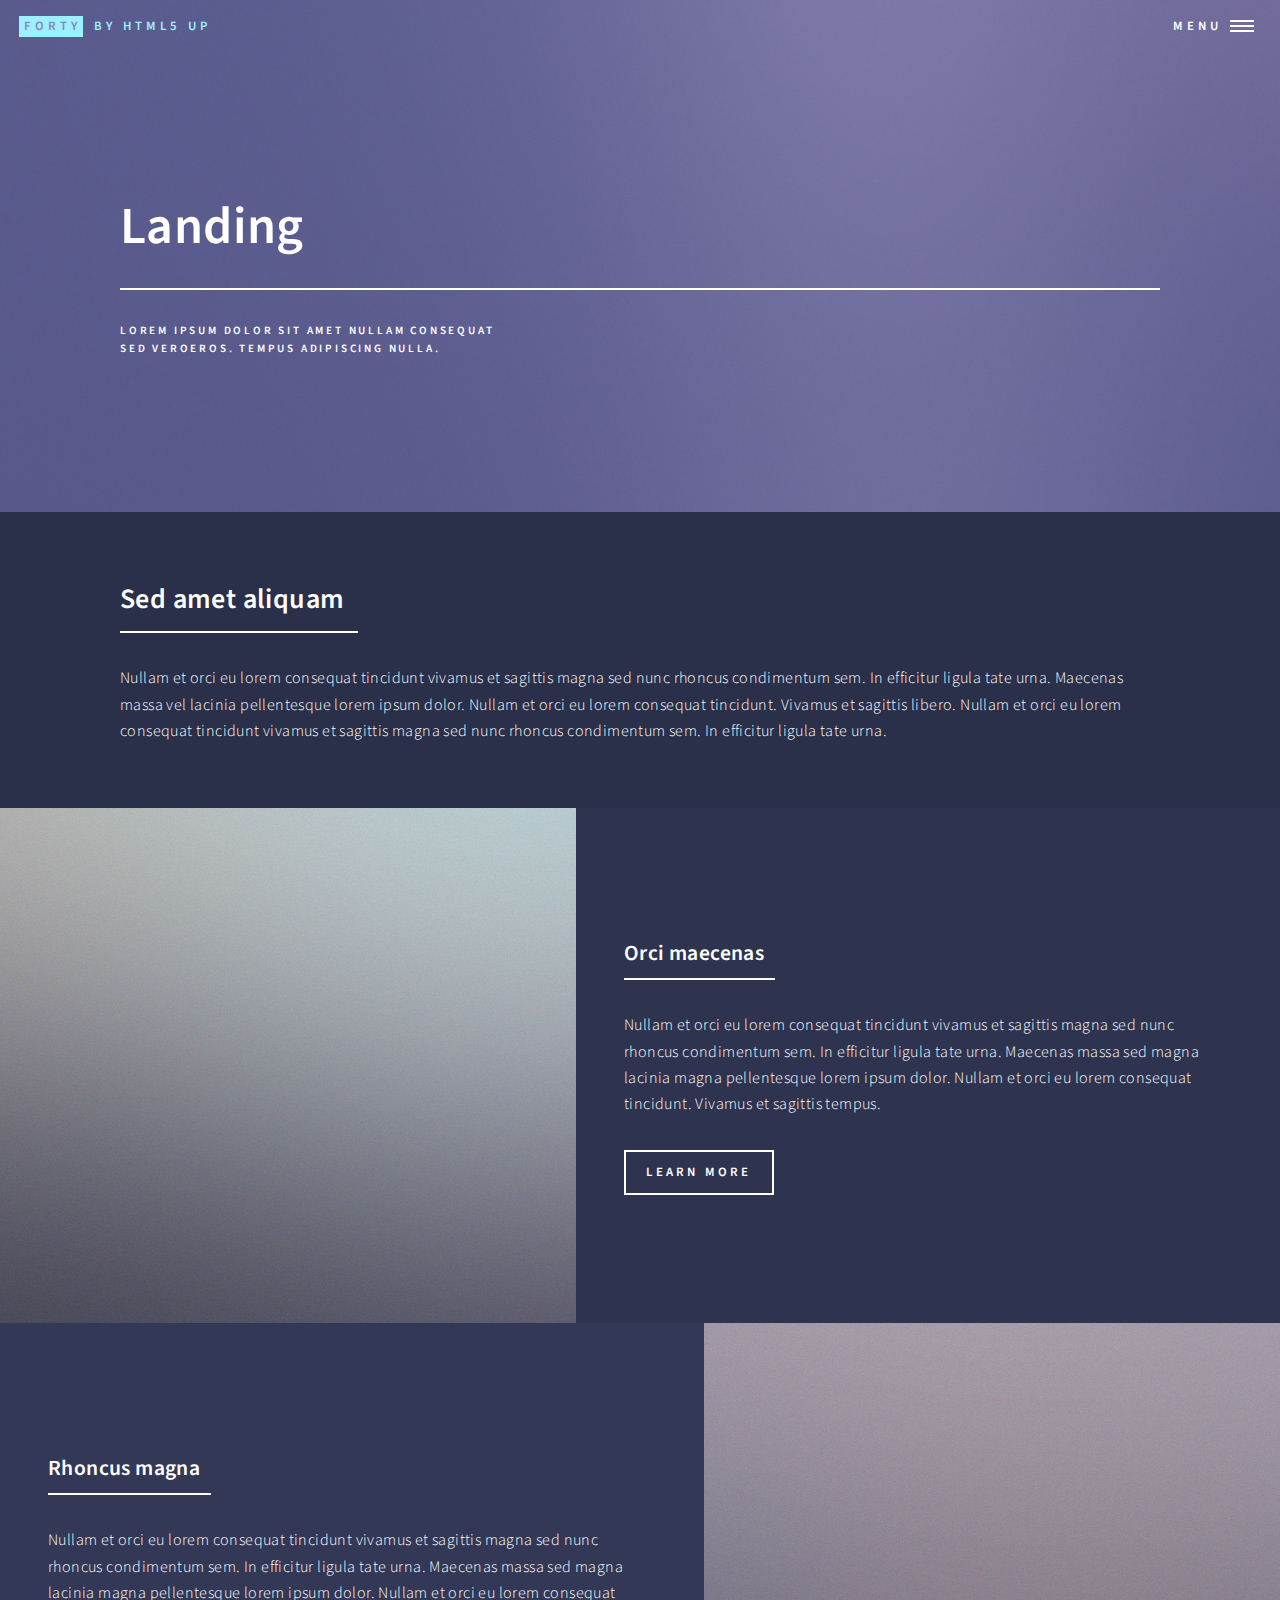
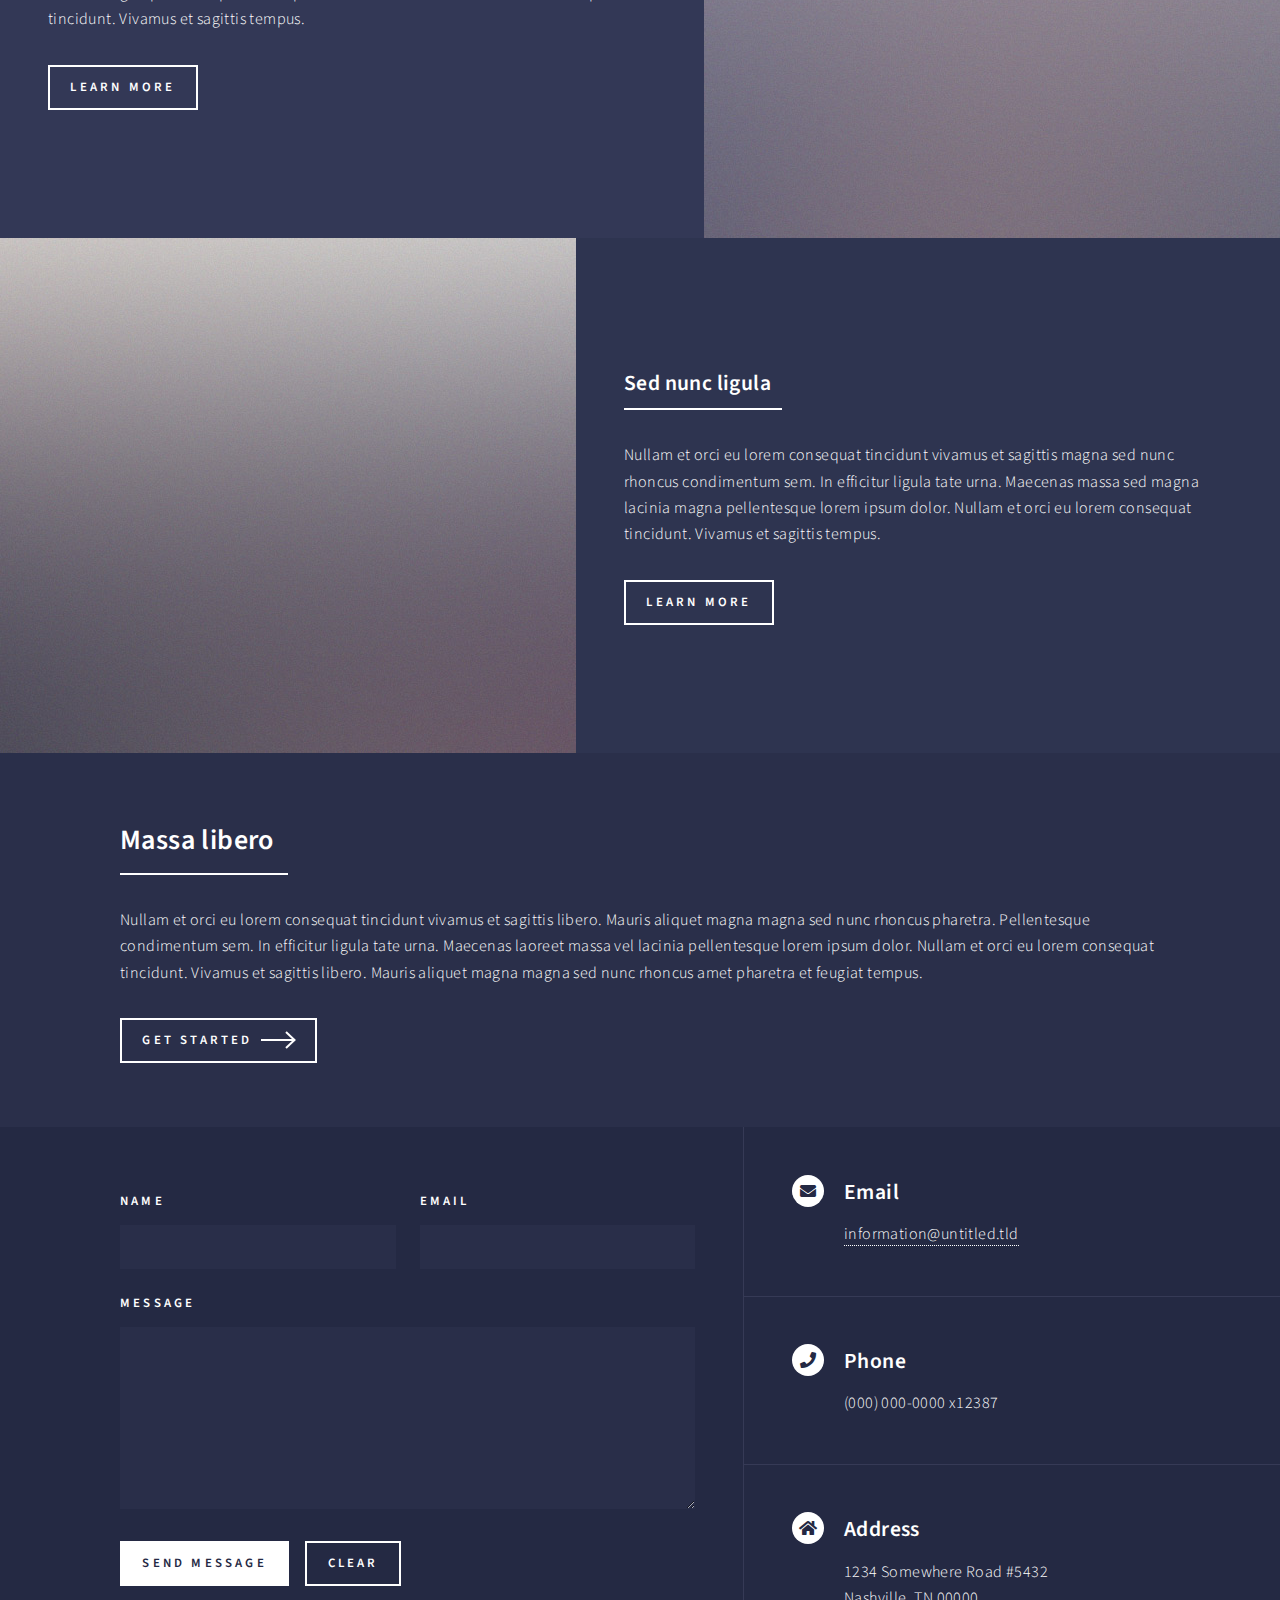
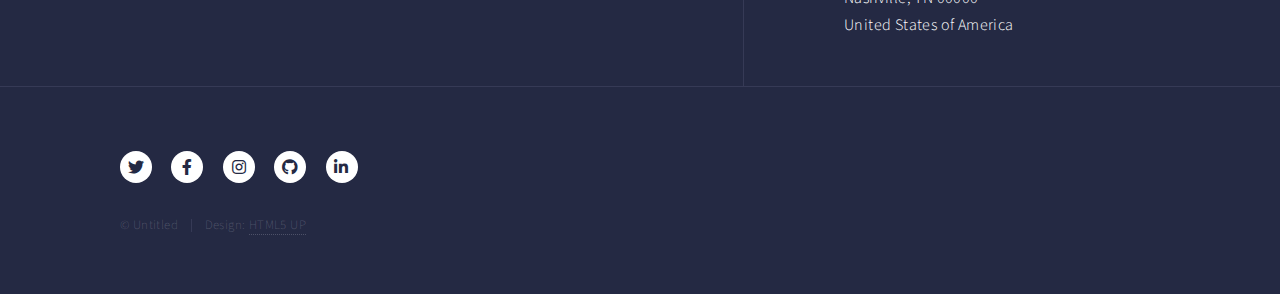
<file: Publications.html>
<!DOCTYPE HTML>
<!--
	Forty by HTML5 UP
	html5up.net | @ajlkn
	Free for personal and commercial use under the CCA 3.0 license (html5up.net/license)
-->
<html>
	<head>
		<title>Publications | Alexander P. Christensen</title>
		<meta charset="utf-8" />
		<meta name="viewport" content="width=device-width, initial-scale=1, user-scalable=no" />
		<link rel="stylesheet" href="assets/css/main.css" />
		<noscript><link rel="stylesheet" href="assets/css/noscript.css" /></noscript>
	</head>
	<body class="is-preload">

		<!-- Wrapper -->
			<div id="wrapper">

				<!-- Header -->
				<!-- Note: The "styleN" class below should match that of the banner element. -->
					<header id="header" class="alt style2">
						<a href="index.html" class="logo"><strong>Forty</strong> <span>by HTML5 UP</span></a>
						<nav>
							<a href="#menu">Menu</a>
						</nav>
					</header>

				<!-- Menu -->
					<nav id="menu">
						<ul class="links">
							<li><a href="index.html">Home</a></li>
							<li><a href="landing.html">Landing</a></li>
							<li><a href="generic.html">Generic</a></li>
							<li><a href="elements.html">Elements</a></li>
						</ul>
						<ul class="actions stacked">
							<li><a href="#" class="button primary fit">Get Started</a></li>
							<li><a href="#" class="button fit">Log In</a></li>
						</ul>
					</nav>

				<!-- Banner -->
				<!-- Note: The "styleN" class below should match that of the header element. -->
					<section id="banner" class="style2">
						<div class="inner">
							<span class="image">
								<img src="images/pic07.jpg" alt="" />
							</span>
							<header class="major">
								<h1>Landing</h1>
							</header>
							<div class="content">
								<p>Lorem ipsum dolor sit amet nullam consequat<br />
								sed veroeros. tempus adipiscing nulla.</p>
							</div>
						</div>
					</section>

				<!-- Main -->
					<div id="main">

						<!-- One -->
							<section id="one">
								<div class="inner">
									<header class="major">
										<h2>Sed amet aliquam</h2>
									</header>
									<p>Nullam et orci eu lorem consequat tincidunt vivamus et sagittis magna sed nunc rhoncus condimentum sem. In efficitur ligula tate urna. Maecenas massa vel lacinia pellentesque lorem ipsum dolor. Nullam et orci eu lorem consequat tincidunt. Vivamus et sagittis libero. Nullam et orci eu lorem consequat tincidunt vivamus et sagittis magna sed nunc rhoncus condimentum sem. In efficitur ligula tate urna.</p>
								</div>
							</section>

						<!-- Two -->
							<section id="two" class="spotlights">
								<section>
									<a href="generic.html" class="image">
										<img src="images/pic08.jpg" alt="" data-position="center center" />
									</a>
									<div class="content">
										<div class="inner">
											<header class="major">
												<h3>Orci maecenas</h3>
											</header>
											<p>Nullam et orci eu lorem consequat tincidunt vivamus et sagittis magna sed nunc rhoncus condimentum sem. In efficitur ligula tate urna. Maecenas massa sed magna lacinia magna pellentesque lorem ipsum dolor. Nullam et orci eu lorem consequat tincidunt. Vivamus et sagittis tempus.</p>
											<ul class="actions">
												<li><a href="generic.html" class="button">Learn more</a></li>
											</ul>
										</div>
									</div>
								</section>
								<section>
									<a href="generic.html" class="image">
										<img src="images/pic09.jpg" alt="" data-position="top center" />
									</a>
									<div class="content">
										<div class="inner">
											<header class="major">
												<h3>Rhoncus magna</h3>
											</header>
											<p>Nullam et orci eu lorem consequat tincidunt vivamus et sagittis magna sed nunc rhoncus condimentum sem. In efficitur ligula tate urna. Maecenas massa sed magna lacinia magna pellentesque lorem ipsum dolor. Nullam et orci eu lorem consequat tincidunt. Vivamus et sagittis tempus.</p>
											<ul class="actions">
												<li><a href="generic.html" class="button">Learn more</a></li>
											</ul>
										</div>
									</div>
								</section>
								<section>
									<a href="generic.html" class="image">
										<img src="images/pic10.jpg" alt="" data-position="25% 25%" />
									</a>
									<div class="content">
										<div class="inner">
											<header class="major">
												<h3>Sed nunc ligula</h3>
											</header>
											<p>Nullam et orci eu lorem consequat tincidunt vivamus et sagittis magna sed nunc rhoncus condimentum sem. In efficitur ligula tate urna. Maecenas massa sed magna lacinia magna pellentesque lorem ipsum dolor. Nullam et orci eu lorem consequat tincidunt. Vivamus et sagittis tempus.</p>
											<ul class="actions">
												<li><a href="generic.html" class="button">Learn more</a></li>
											</ul>
										</div>
									</div>
								</section>
							</section>

						<!-- Three -->
							<section id="three">
								<div class="inner">
									<header class="major">
										<h2>Massa libero</h2>
									</header>
									<p>Nullam et orci eu lorem consequat tincidunt vivamus et sagittis libero. Mauris aliquet magna magna sed nunc rhoncus pharetra. Pellentesque condimentum sem. In efficitur ligula tate urna. Maecenas laoreet massa vel lacinia pellentesque lorem ipsum dolor. Nullam et orci eu lorem consequat tincidunt. Vivamus et sagittis libero. Mauris aliquet magna magna sed nunc rhoncus amet pharetra et feugiat tempus.</p>
									<ul class="actions">
										<li><a href="generic.html" class="button next">Get Started</a></li>
									</ul>
								</div>
							</section>

					</div>

				<!-- Contact -->
					<section id="contact">
						<div class="inner">
							<section>
								<form method="post" action="#">
									<div class="fields">
										<div class="field half">
											<label for="name">Name</label>
											<input type="text" name="name" id="name" />
										</div>
										<div class="field half">
											<label for="email">Email</label>
											<input type="text" name="email" id="email" />
										</div>
										<div class="field">
											<label for="message">Message</label>
											<textarea name="message" id="message" rows="6"></textarea>
										</div>
									</div>
									<ul class="actions">
										<li><input type="submit" value="Send Message" class="primary" /></li>
										<li><input type="reset" value="Clear" /></li>
									</ul>
								</form>
							</section>
							<section class="split">
								<section>
									<div class="contact-method">
										<span class="icon solid alt fa-envelope"></span>
										<h3>Email</h3>
										<a href="#">information@untitled.tld</a>
									</div>
								</section>
								<section>
									<div class="contact-method">
										<span class="icon solid alt fa-phone"></span>
										<h3>Phone</h3>
										<span>(000) 000-0000 x12387</span>
									</div>
								</section>
								<section>
									<div class="contact-method">
										<span class="icon solid alt fa-home"></span>
										<h3>Address</h3>
										<span>1234 Somewhere Road #5432<br />
										Nashville, TN 00000<br />
										United States of America</span>
									</div>
								</section>
							</section>
						</div>
					</section>

				<!-- Footer -->
					<footer id="footer">
						<div class="inner">
							<ul class="icons">
								<li><a href="#" class="icon brands alt fa-twitter"><span class="label">Twitter</span></a></li>
								<li><a href="#" class="icon brands alt fa-facebook-f"><span class="label">Facebook</span></a></li>
								<li><a href="#" class="icon brands alt fa-instagram"><span class="label">Instagram</span></a></li>
								<li><a href="#" class="icon brands alt fa-github"><span class="label">GitHub</span></a></li>
								<li><a href="#" class="icon brands alt fa-linkedin-in"><span class="label">LinkedIn</span></a></li>
							</ul>
							<ul class="copyright">
								<li>&copy; Untitled</li><li>Design: <a href="https://html5up.net">HTML5 UP</a></li>
							</ul>
						</div>
					</footer>

			</div>

		<!-- Scripts -->
			<script src="assets/js/jquery.min.js"></script>
			<script src="assets/js/jquery.scrolly.min.js"></script>
			<script src="assets/js/jquery.scrollex.min.js"></script>
			<script src="assets/js/browser.min.js"></script>
			<script src="assets/js/breakpoints.min.js"></script>
			<script src="assets/js/util.js"></script>
			<script src="assets/js/main.js"></script>

	</body>
</html>
</file>
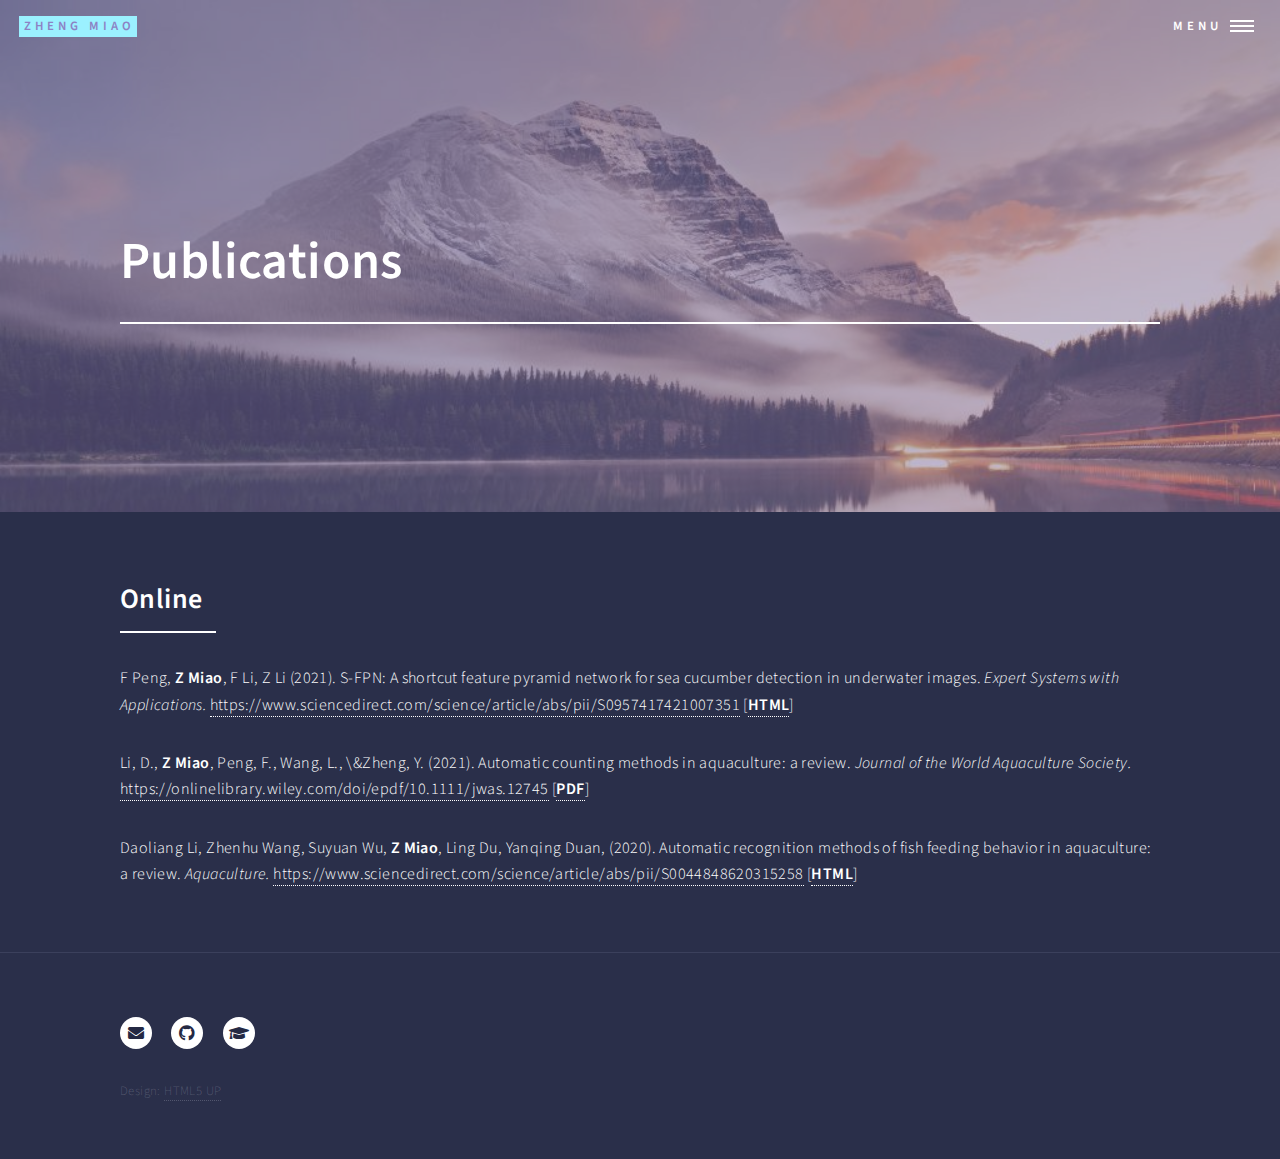
<file: publications.html>
<!DOCTYPE HTML>
<!--
	Forty by HTML5 UP
	html5up.net | @ajlkn
	Free for personal and commercial use under the CCA 3.0 license (html5up.net/license)
-->
<html>

<head>
	<title>Publications |Zheng Miao</title>
	<meta charset="utf-8" />
	<meta name="viewport" content="width=device-width, initial-scale=1, user-scalable=no" />
	<link rel="stylesheet" href="assets/css/main.css" />
	<link rel="icon" href="images/favicon.ico" />
	<noscript>
		<link rel="stylesheet" href="assets/css/noscript.css" />
	</noscript>
</head>

<body class="is-preload">

	<!-- Wrapper -->
	<div id="wrapper">

		<!-- Header -->
		<!-- Note: The "styleN" class below should match that of the banner element. -->
		<header id="header" class="alt style2">
			<a href="index.html" class="logo"><strong>Zheng Miao</strong></a>
			<nav>
				<a href="#menu">Menu</a>
			</nav>
		</header>

		<!-- Menu -->
		<nav id="menu">
			<ul class="links">
				<li><a href="index.html">Home</a></li>
				<li><a href="aboutme.html">About me</a></li>
				<!-- <li><a href="publications.html">Publications</a></li> -->
				<li><a href="cv.html">Curriculum vitae</a></li>
				<!-- MORE TABS
							<li><a href="elements.html">Elements</a></li>
							MORE TABS -->
			</ul>
			<!--
						<ul class="actions stacked">
							<li><a href="#" class="button primary fit">Get Started</a></li>
							<li><a href="#" class="button fit">Log In</a></li>
						</ul>
						-->
		</nav>

		<!-- Banner -->
		<!-- Note: The "styleN" class below should match that of the header element. -->
		<section id="banner" class="style2">
			<div class="inner">
				<span class="image">
					<img src="images/Soothing-nature-backgrounds-2-1024x684.jpg" alt="" />
				</span>
				<header class="major">
					<h1>Publications</h1>
				</header>
				<!--
							<div class="content">
								<p>Lorem ipsum dolor sit amet nullam consequat<br />
								sed veroeros. tempus adipiscing nulla.</p>
							</div
							-->
			</div>
		</section>

		<!-- Main -->
		<div id="main">

			<!-- <center>
				<a href="#preprint">Preprints</a> &ndash; <a href="#inpress">In press</a> <br>
				<a href="#2021">2021</a> &ndash; <a href="#2020">2020</a> &ndash; <a href="#2019">2019</a> <br>
				<a href="#2018">2018</a> &ndash; <a href="#2017">2017</a> &ndash; <a href="#2016">2016</a> <br>
				<a href="#benchmarks">Dissertation and Thesis</a> &ndash; <a href="#graveyard">Unpublished</a>
			</center> -->

			<!-- One -->
			<section id="one">
				<div class="inner">

					<!-- Online -->
					<header class="major">
						<h2><a id="preprint">Online</a></h2>
					</header>
					<p>
						F Peng, <strong>Z Miao</strong>, F Li, Z Li (2021). S-FPN: A shortcut feature pyramid network
						for sea cucumber detection in underwater images. <em>Expert Systems with Applications.</em>
						<a
							href="https://www.sciencedirect.com/science/article/abs/pii/S0957417421007351">https://www.sciencedirect.com/science/article/abs/pii/S0957417421007351</a>
						[<a
							href="https://www.sciencedirect.com/science/article/abs/pii/S0957417421007351"><strong>HTML</strong></a>]
					</p>

					<p>
						Li, D., <strong>Z Miao</strong>, Peng, F., Wang, L., \&Zheng, Y. (2021). Automatic counting
						methods in aquaculture: a review.
						<em>Journal of the World Aquaculture Society.</em>
						<a
							href="https://onlinelibrary.wiley.com/doi/epdf/10.1111/jwas.12745">https://onlinelibrary.wiley.com/doi/epdf/10.1111/jwas.12745</a>
						[<a href="https://onlinelibrary.wiley.com/doi/epdf/10.1111/jwas.12745"><strong>PDF</strong></a>]
					</p>

					<p>
						Daoliang Li, Zhenhu Wang, Suyuan Wu, <strong>Z Miao</strong>, Ling Du, Yanqing Duan, (2020).
						Automatic recognition methods of fish feeding behavior in aquaculture: a review.
						<em>Aquaculture.</em>
						<a
							href="https://www.sciencedirect.com/science/article/abs/pii/S0044848620315258">https://www.sciencedirect.com/science/article/abs/pii/S0044848620315258</a>
						[<a
							href="https://www.sciencedirect.com/science/article/abs/pii/S0044848620315258"><strong>HTML</strong></a>]
					</p>


					<!-- Preprints
					<header class="major">
						<h2><a id="preprint">Preprints</a></h2>
					</header>
					<p>
						Christensen, A. P., Garrido, L. E., & Golino, H. (2020).
						Unique Variable Analysis: A novel approach to detect redundant variables in multivariate data.
						<em>PsyArXiv</em>.
						<a href="https://doi.org/10.31234/osf.io/4kra2">https://doi.org/10.31234/osf.io/4kra2</a>
						[<a
							href="/files/Christensen2020_Uniquevariableanalysis_anovelapproachtodetectredundantvariablesinmultivariatedata.pdf"><strong>PDF</strong></a>]
						[<a href="https://osf.io/9w3jy/"><strong>OSF</strong></a>]
					</p>
					<p>
						Christensen, A. P., Garrido, L. E., & Golino, H. (2021).
						What is bridge centrality? A comment on Jones, Ma, and McNally (2019).
						<em>PsyArXiv</em>.
						<a href="https://doi.org/10.31234/osf.io/a8svr">https://doi.org/10.31234/osf.io/a8svr</a>
						[<a
							href="/files/Christensen2021_Whatisbridgecentrality_acommentonjonesmamcnally2019.pdf"><strong>PDF</strong></a>]
						[<a href="https://osf.io/cza4y/"><strong>OSF</strong></a>]
					</p>
					<p>
						Christensen, A. P., & Golino, H. (2021).
						Comparing community detection algorithms in psychological data: A Monte Carlo simulation.
						<em>PsyArXiv</em>.
						<a href="https://doi.org/10.31234/osf.io/hz89e">https://doi.org/10.31234/osf.io/hz89e</a>
						[<a
							href="/files/Christensen2020_Estimatingfactorswithpsychometricnetworks_amontecarlosimulationcomparingcommunitydetectionalgorithms.pdf"><strong>PDF</strong></a>]
						[<a href="https://osf.io/483w9/"><strong>OSF</strong></a>]
					</p>
					<p>
						Golino, H., Thiyagarajan, J. A., Sadana, R., Teles, M., Christensen, A. P., & Boker, S. M.
						(2020).
						Investigating the broad domains of intrinsic capacity, functional ability and environment: An
						Exploratory Graph Analysis approach for improving analytical methodologies for measuring healthy
						aging.
						<em>PsyArXiv</em>.
						<a href="https://doi.org/10.31234/osf.io/hj5mc">https://doi.org/10.31234/osf.io/hj5mc</a>
						[<a
							href="/files/Golino2020_Investingatingthebroaddomainsofintrinsiccapacity_functionalability_andenvironment_anexploratorygraphanalysisapproachforimprovinganalyticalmethodologiesformeasuringhealthyaging.pdf"><strong>PDF</strong></a>]
						[<a href="https://osf.io/7msf8/"><strong>OSF</strong></a>]
					</p>
					<p>
						Wahlheim, C. N., Christensen, A. P., Reagh, Z. M., & Cassidy, B. S. (2021).
						Connectome-based modeling of mnemonic discrimination in younger and older adults.
						<em>bioRxiv</em>.
						<a
							href="https://doi.org/10.1101/2021.07.09.451777">https://doi.org/10.1101/2021.07.09.451777</a>
						[<a
							href="/files/Wahlheim2021_Connectome-basedmodelingofmnemonicdiscriminationinyoungerandolderadults.pdf"><strong>PDF</strong></a>]
						[<a href="https://osf.io/f6vg8/"><strong>OSF</strong></a>]
					</p>

					<!-- In press -->
					<!-- <!-- <header class="major">
						<h2><a id="inpress">In press</a></h2>
					</header>
					<p>
						Christensen, A. P., & Kenett, Y. N. (in press).
						Semantic network analysis (SemNA): A tutorial on preprocessing, estimating, and analyzing
						semantic networks.
						<em>Psychological Methods</em>.
						<a href="https://doi.org/10.31234/osf.io/eht87">https://doi.org/10.31234/osf.io/eht87</a>
						[<a
							href="/files/Christensen2019_Semanticnetworkanalysis_atutorialonpreprocessing_estimating_andanalyzingsemanticnetworks.pdf"><strong>PDF</strong></a>]
						[<a href="https://osf.io/hqxtc/"><strong>OSF</strong></a>]
					</p>
					<p>
						Cotter, K., Chen, D., Christensen, A. P., Kim, K. Y., & Silvia, P. (in press).
						Measuring at knowledge: Item response theory analysis of the aesthetic fluency scale.
						<em>Psychology of Aesthetics, Creativity, and the Arts</em>.
						<a href="https://doi.org/10.1037/aca0000397">https://doi.org/10.1037/aca0000397</a>
						[<a
							href="/files/Cotter2020_Measuringartknowledge_itemresponsetheoryanalysisoftheaestheticfluencyscale.pdf"><strong>PDF</strong></a>]
						[<a href="https://osf.io/pgwne/"><strong>OSF</strong></a>]
					</p>
					<p>
						Golino, H., Christensen, A. P., Moulder R., Kim, S., & Boker, S. M. (in press).
						Modeling latent topics in social media using Dynamic Exploratory Graph Analysis: The case of the
						right-wing and left-wing trolls in the 2016 US elections.
						<em>Psychometrika</em>.
						<a href="https://doi.org/10.31234/osf.io/tfs7c">https://doi.org/10.31234/osf.io/tfs7c</a>
						[<a
							href="/files/Golino2020_Modelinglatenttopicinsocialmediausingdynamicexploratorygraphanalysis_thecaseofrightwingandleftwingtrollsinthe2016uselection.pdf"><strong>PDF</strong></a>]
					</p> -->

					<!-- 2021 -->
					<!-- <header class="major">
						<h2><a id="2021">2021</a></h2>
					</header>
					<p>
						Christensen, A. P., & Golino, H. (2021).
						Estimating the stability of psychological dimensions via Bootstrap Exploratory Graph Analysis: A
						Monte Carlo simulation and tutorial.
						<em>Psych</em>, <em>3</em>(3), 479-500.
						<a href="https://doi.org/10.3390/psych3030032">https://doi.org/10.3390/psych3030032</a>
						[<a
							href="/files/Christensen2019_Estimatingthestabilityofthenumberoffactorsviabootstrapexploratorygraphanalysis_atutorial.pdf"><strong>PDF</strong></a>]
						[<a href="https://osf.io/wxdk7/"><strong>OSF</strong></a>]
					</p>
					<p>
						Christensen, A. P., & Golino, H. (2021).
						Factor or network model? Predictions from neural networks.
						<em>Journal of Behavioral Data Science</em>, <em>1</em>(1), 85-126.
						<a href="https://doi.org/10.35566/jbds/v1n1/p5">https://doi.org/10.35566/jbds/v1n1/p5</a>
						[<a
							href="/files/Christensen2021_Factor_ornetworkmodel_predictionsfromneuralnetworks.pdf"><strong>PDF</strong></a>]
						[<a href="https://osf.io/4fe9g/"><strong>OSF</strong></a>]
					</p>
					<p>
						Christensen, A. P., & Golino, H. (2021).
						On the equivalency of factor and network loadings.
						<em>Behavior Research Methods</em>, <em>53</em>, 1563-1580.
						<a
							href="https://doi.org/10.3758/s13428-020-01500-6">https://doi.org/10.3758/s13428-020-01500-6</a>
						[<a
							href="/files/Christensen2020_Ontheequivalencyoffactorandnetworkloadings.pdf"><strong>PDF</strong></a>]
						[<a href="https://osf.io/wpcqx/"><strong>OSF</strong></a>]
					</p>
					<p>
						Frith, E., Elbich, D. B., Christensen, A. P., Rosenberg, M. D., Chen, Q., Kane, M. J., Silva, P.
						J., Seli, P., & Beaty, R. E. (2021).
						Intelligence and creativity share a common cognitive and neural basis.
						<em>Journal of Experimental Psychology: General</em>, <em>150</em>(4), 609-632.
						<a href="https://doi.org/10.1037/xge0000958">https://doi.org/10.1037/xge0000958</a>
						[<a
							href="/files/Frith2020_Intelligenceandcreativityshareacommoncognitiveandneuralbasis.pdf"><strong>PDF</strong></a>]
					</p>
					<p>
						Frith, E., Silva, P. J., Welhaf, M., Christensen, A. P., Kane, M. J., & Beaty, R. E. (in press).
						Keeping creativity under control: Contributions of attention control and fluid intelligence to
						divergent thinking.
						<em>Creativity Research Journal</em>, <em>33</em>(2), 138-157.
						<a
							href="https://doi.org/10.1080/10400419.2020.1855906">https://doi.org/10.1080/10400419.2020.1855906</a>
						[<a
							href="/files/Frithinpress_Keepingcreativityundercontrol_contributionsofattentioncontrolandfluidintelligencetodivergentthinking.pdf"><strong>PDF</strong></a>]
					</p>
					<p>
						Pelowski, M., Hur, Y.-J., Cotter, K. N., Ishizu, T., Christensen, A. P., Leder, H., & McManus,
						I. C. (2021).
						Quantifying the if, the when, and the what of the sublime: A survey and latent class analysis of
						incidence, emotions, and distinct varieties of personal sublime experiences.
						<em>Psychology of Aesthetics, Creativity, and the Arts</em>, <em>15</em>(2), 216-240.
						<a href="https://doi.org/10.1037/aca0000273">https://doi.org/10.1037/aca0000273</a>
						[<a
							href="/files/PelowskiInpress_Quantifyingtheif_thewhen_andthewhatothesublime_asurveyandlatentclassanalysisofincidence_emotions_anddistinctvarietiesofpersonalsublimeexperiences.pdf"><strong>PDF</strong></a>]
					</p>
					<p>
						Silvia, P. J., Christensen, A. P., & Cotter, K. N. (2021).
						Right-wing authoritarians aren't very funny: RWA, personality, and creative humor production.
						<em>Personality and Individual Differences</em>, <em>170</em>, 110421.
						<a
							href="https://doi.org/10.1016/j.paid.2020.110421">https://doi.org/10.1016/j.paid.2020.110421</a>
						[<a
							href="/files/Silvia2021_Rightwingauthoritariansarentveryfunny_rwa_personality_andcreativehumorproduction.pdf"><strong>PDF</strong></a>]
						[<a href="https://osf.io/edaqk/"><strong>OSF</strong></a>]
					</p>
					<p>
						Silvia, P. J., Greengross, G., Cotter, K. N., Christensen, A. P., & Gredlein, J. M. (2021).
						If you’re funny and you know it: Personality, gender, and people’s ratings of their attempts at
						humor.
						<em>Journal of Research in Personality</em>, <em>92</em>, 104089.
						<a
							href="https://doi.org/10.1016/j.jrp.2021.104089">https://doi.org/10.1016/j.jrp.2021.104089</a>
						[<a
							href="/files/Silvia2020_Ifyourefunnyandyouknowit_personalitygenderandpeoplesratingsoftheirattemptsathumor.pdf"><strong>PDF</strong></a>]
						[<a href="https://osf.io/57nvg/"><strong>OSF</strong></a>]
					</p>
					<p>
						Silvia, P. J., Rodriguez, R., Cotter, K. N., & Christensen, A. P. (2021).
						Aesthetic preference for glossy materials: A replication and extension.
						<em>Behavioral Sciences</em>, <em>11</em> 44.
						<a href="https://doi.org/10.3390/bs11040044">https://doi.org/10.3390/bs11040044</a>
						[<a
							href="/files/Silvia2020_Aestheticpreferenceforglossymaterials_areplicationandextension.pdf"><strong>PDF</strong></a>]
						[<a href="https://osf.io/7d62a/"><strong>OSF</strong></a>]
					</p> -->

					<!-- 2020 -->
					<!-- <header class="major">
						<h2><a id="2020">2020</a></h2>
					</header>
					<p>
						Beaty, R. E., Chen, Q., Christensen, A. P., Kenett, Y. N., Silvia, P. J., Benedek, M., &
						Schacter, D. L. (2020).
						Default network contributions to episodic and semantic processing during divergent creative
						thinking: A representational similarity analysis.
						<em>NeuroImage</em>, <em>209</em>, 116499.
						<a href="10.1016/j.neuroimage.2019.116499">10.1016/j.neuroimage.2019.116499</a>
						[<a
							href="/files/Beaty2020_Defaultnetworkcontributionstoepisodicandsemanticprocessingduringdivergentcreativethinking_arepresentationalsimilarityanalysis.pdf"><strong>PDF</strong></a>]
					</p>
					<p>
						Christensen, A. P. (2020).
						Openness to experience.
						In V. Glăveanu (Ed.) <em>The Palgrave encyclopedia of the possible</em>. Palgrave Macmillan,
						Cham.
						<a
							href="https://doi.org/10.1007/978-3-319-98390-5_113-1">https://doi.org/10.1007/978-3-319-98390-5_113-1</a>
						[<a href="/files/Christensen2020_Opennesstoexperience.pdf"><strong>PDF</strong></a>]
					</p>
					<p>
						Christensen, A. P., Golino, H., & Silvia, P. J. (2020).
						A psychometric network perspective on the validity and validation of personality trait
						questionnaires.
						<em>European Journal of Personality</em>, <em>34</em>, 1095&ndash;1108.
						<a href="https://doi.org/10.1002/per.2265">https://doi.org/10.1002/per.2265</a>
						[<a
							href="/files/Christensen2020_Apsychometricnetworkperspectiveonthevalidityandvalidationofpersonalitytraitquestionnaires.pdf"><strong>PDF</strong></a>]
						[<a href="https://osf.io/prwv9/"><strong>OSF</strong></a>]
					</p>
					<p>
						Golino, H., Moulder, R., Shi, D., Christensen, A. P., Garrido, L. E., Nieto, M. D., Nesselroade,
						J., Sadana, R., Thiyagarajan, J. A., & Boker, S. M. (2020).
						Entropy fit indices: New fit measures for assessing the structure and dimensionality of multiple
						latent variables.
						<em>Multivariate Behavioral Research</em>, 1&ndash;29.
						<a
							href="https://doi.org/10.1080/00273171.2020.1779642">https://doi.org/10.1080/00273171.2020.1779642</a>
						[<a
							href="/files/Golino2020_Entropyfitindices_Newfitmeasuresforassessingthestructureanddimensionalityofmultiplelatentvariables.pdf"><strong>PDF</strong></a>]
					</p>
					<p>
						Golino, H., Shi, D., Christensen, A. P., Garrido, L. E., Nieto, M. D., Sadana, R., Thiyagarajan,
						J. A., & Martinez-Molina, A. (2020).
						Investigating the performance of Exploratory Graph Analysis and traditional techniques to
						identify the number of latent factors: A simulation and tutorial.
						<em>Psychological Methods</em>, <em>25</em>, 292&ndash;320.
						<a href="https://doi.org/10.1037/met0000255">https://doi.org/10.1037/met0000255</a>
						[<a
							href="/files/Golino2020_Investigatingtheperformanceofexploratorygraphanalysisandtraditionaltechniquestoidentifythenumberoflatentfactors_asimulationandtutorial.pdf"><strong>PDF</strong></a>]
						[<a href="https://osf.io/e9f2c/"><strong>OSF</strong></a>]
					</p>
					<p>
						Rozgonjuk, D., Sindermann, C., Elhai, J. D., Christensen, A. P., & Montag, C. (2020).
						Associations between symptoms of problematic smartphone, Facebook, WhatsApp, and Instagram use:
						An item-level Exploratory Graph Analysis perspective.
						<em>Journal of Behavioral Addictions</em>, <em>9</em>, 686&ndash;697.
						<a href="https://doi.org/10.1556/2006.2020.00036">https://doi.org/10.1556/2006.2020.00036</a>
						[<a
							href="/files/Rozgonjuk2020_Associationsbetweensymptomsofproblematicsmartphone_facebook_whatsapp_andinstagramuse_anitemlevelexploratorygraphanalysisperspective.pdf"><strong>PDF</strong></a>]
					</p>
					<p>
						Shin, H., Cotter, K. N., Christensen, A. P., & Silvia, P. J. (2020).
						Creative fixation is no laughing matter: The effects of funny and unfunny examples on humor
						production.
						<em>The Journal of Creative Behavior</em>, <em>54</em>, 487&dash;494.
						<a href="https://doi.org/10.1002/jocb.383">https://doi.org/10.1002/jocb.383</a>
						[<a
							href="/files/Shin2020_Creativefixationisnolaughingmatter_theeffectsoffunnyandunfunnyexamplesonhumorproduction.pdf"><strong>PDF</strong></a>]
					</p>
					<p>
						Silvia, P. J., & Christensen, A. P. (2020).
						Looking up at the curious personality: Individual differences in curiosity and openness to
						experience.
						<em>Current Opinion in Behavioral Sciences</em>, <em>35</em>, 1&ndash;6.
						<a
							href="https://doi.org/10.1016/j.cobeha.2020.05.013">https://doi.org/10.1016/j.cobeha.2020.05.013</a>
						[<a
							href="/files/Silvia2020_Lookingupatthecuriouspersonality_individualdifferencesincuriosityandopennesstoexperience.pdf"><strong>PDF</strong></a>]
					</p>

					<!-- 2019 -->
					<!-- <header class="major">
						<h2><a id="2019">2019</a></h2>
					</header>
					<p>
						Benedek, M., Christensen, A. P., Fink, A., & Beaty, R. E. (2019).
						Creativity assessment in neuroscience research.
						<em>Psychology of Aesthetics, Creativity, and the Arts</em>, <em>13</em>, 218&ndash;226.
						<a href="https://doi.org/10.1037/aca0000215">https://doi.org/10.1037/aca0000215</a>
						[<a
							href="/files/Benedek2019_Creativityassessmentinneuroscienceresearch.pdf"><strong>PDF</strong></a>]
						[<a href="https://osf.io/zfr7v/"><strong>OSF</strong></a>]
					</p>
					<p>
						Christensen, A. P., Cotter, K. N., & Silvia, P. J. (2019).
						Reopening openness to experience: A network analysis of four openness to experience inventories.
						<em>Journal of Personality Assessment</em>, <em>101</em>, 574&ndash;588.
						<a
							href="https://doi.org/10.1080/00223891.2018.1467428">https://doi.org/10.1080/00223891.2018.1467428</a>
						[<a
							href="/files/Christensen2018_Reopeningopennesstoexperience_anetworkanalysisoffouropennesstoexperienceinventories.pdf"><strong>PDF</strong></a>]
						[<a href="https://osf.io/954a7/"><strong>OSF</strong></a>]
					</p>
					<p>
						Christensen, A. P., Gross, G. M., Golino, H., Silvia, P. J., & Kwapil, T. R. (2019).
						Exploratory Graph Analysis of the Multidimensional Schizotypy Scale.
						<em>Schizophrenia Research</em>, <em>206</em>, 43&ndash;51.
						<a
							href="https://doi.org/10.1016/j.schres.2018.12.018">https://doi.org/10.1016/j.schres.2018.12.018</a>
						[<a
							href="/files/Christensen2019_Exploratorygraphanalysisofthemultidimensionalschizotypyscale.pdf"><strong>PDF</strong></a>]
						[<a href="https://osf.io/mzn72/"><strong>OSF</strong></a>]
					</p>
					<p>
						Cotter, K. N., Christensen, A. P., & Silvia, P. J. (2019).
						Creative's role in everyday life.
						In J. C. Kaufman & R. J. Sternberg (Eds.), <em>The Cambridge handbook of creativity</em> (2nd
						Ed., pp. 640&ndash;651). Cambridge, UK: Cambridge University Press.
						<a
							href="https://doi.org/10.1017/9781316979839.032">https://doi.org/10.1017/9781316979839.032</a>
						[<a href="/files/Cotter2019_Creativitysroleineverydaylife.pdf"><strong>PDF</strong></a>]
					</p>
					<p>
						Cotter, K. N., Christensen, A. P., & Silvia, P. J. (2019).
						Understanding inner music: A dimensional approach to musical imagery.
						<em>Psychology of Aesthetics, Creativity, and the Arts</em>, <em>13</em>, 489&ndash;503.
						<a href="https://doi.org/10.1037/aca0000195">https://doi.org/10.1037/aca0000195</a>
						[<a
							href="/files/Cotter2019_Understandinginnermusic_adimensionalapproachtomusicalimagery.pdf"><strong>PDF</strong></a>]
					</p>
					<p>
						Cotter, K. N., Prince, A. N., Christensen, A. P., & Silvia, P. J. (2019).
						Feeling like crying when listening to music: Exploring musical and contextual features.
						<em>Empirical Studies of the Arts</em>, <em>37</em>, 119&ndash;137.
						<a href="https://doi.org/10.1177/0276237418805692">https://doi.org/10.1177/0276237418805692</a>
						[<a
							href="/files/Cotter2018_Feelinglikecryingwhenlisteningtomusic_exploringmusicalandcontextualfeatures.pdf"><strong>PDF</strong></a>]
						[<a href="https://osf.io/k2wgq/"><strong>OSF</strong></a>]
					</p>

					<!-- 2018 -->
					<!-- <header class="major">
						<h2><a id="2018">2018</a></h2>
					</header>
					<p>
						Beaty, R. E., Chen, Q., Christensen, A. P., Qiu, J., Silvia, P. J., & Schacter, D. L. (2018).
						Brain networks of the imaginative mind: Dynamic functional connectivity of default and cognitive
						control networks relates to openness to experience.
						<em>Human Brain Mapping</em>, <em>39</em>, 811&ndash;821.
						<a href="https://doi.org/10.1002/hbm.23884">https://doi.org/10.1002/hbm.23884</a>
						[<a
							href="/files/Beaty2018_Brainnetworksoftheimaginativemind_dynamicfunctionalconnectivityofdefaultandcognitivecontrolnetworksrelatestoopennesstoexperience.pdf"><strong>PDF</strong></a>]
					</p>
					<p>
						Beaty, R. E., Kenett, Y. N., Christensen, A. P., Rosenberg, M. D., Benedek, M., Chen, Q., Fink,
						A., Qiu, J., Kwapil, T. R., Kane, M. J., & Silvia, P. J. (2018).
						Robust prediction of individual creative ability from brain functional connectivity.
						<em>Proceedings of the National Academy of Sciences</em>, <em>115</em>, 1087&ndash;1092.
						<a href="https://doi.org/10.1073/pnas.1713532115">https://doi.org/10.1073/pnas.1713532115</a>
						[<a
							href="/files/Beaty2018_Robustpredictionofindividualcreativeabilityfrombrainfunctionalconnectivity.pdf"><strong>PDF</strong></a>]
					</p>
					<p>
						Christensen, A. P. (2018).
						NetworkToolbox: Methods and measures for brain, cognitive, and psychometric network analysis in
						R.
						<em>The R Journal</em>, <em>10</em>, 422&ndash;439.
						<a href="https://doi.org/10.32614/RJ-2018-065">https://doi.org/10.32614/RJ-2018-065</a>
						[<a
							href="/files/Christensen2018_NetworkToolbox_methodsandmeasuresforbraincognitiveandpsychometricnetworkanalysisinr.pdf"><strong>PDF</strong></a>]
						[<a href="https://osf.io/5hpjn/"><strong>OSF</strong></a>]
					</p>
					<p>
						Christensen, A. P., Kenett, Y. N., Cotter, K. N., Beaty, R. E., & Silvia, P. J. (2018).
						Remotely close associations: Openness to experience and semantic memory structure.
						<em>European Journal of Personality</em>, <em>32</em>, 480&ndash;492.
						<a href="https://doi.org/10.1002/per.2157">https://doi.org/10.1002/per.2157</a>
						[<a
							href="/files/Christensen2018_Remotelycloseassociations_opennesstoexperienceandsemanticmemorystructure.pdf"><strong>PDF</strong></a>]
						[<a href="https://osf.io/craky/"><strong>OSF</strong></a>]
					</p>
					<p>
						Christensen, A. P., Kenett, Y. N., Aste, T., Silvia, P. J., & Kwapil, T. R. (2018).
						Network structure of the Wisconsin Schizotypy Scales–Short Forms: Examining psychometric network
						filtering approaches.
						<em>Behavior Research Methods</em>, <em>50</em>, 2531&ndash;2550.
						<a
							href="https://doi.org/10.3758/s13428-018-1032-9">https://doi.org/10.3758/s13428-018-1032-9</a>
						[<a
							href="/files/Christensen2018_Networkstructureofthewisconsinschizotypyscales_shortforms_examiningpsychometricnetworkfilteringapproaches.pdf"><strong>PDF</strong></a>]
						[<a href="https://osf.io/c6rqy/"><strong>OSF</strong></a>]
					</p>
					<p>
						Christensen, A. P., Silvia, P. J., Nusbaum, E. C., & Beaty, R. E. (2018).
						Clever people: Intelligence and humor production ability.
						<em>Psychology of Aesthetics, Creativity, and the Arts</em>, <em>12</em>, 136&ndash;143.
						<a href="https://doi.org/10.1037/aca0000109">https://doi.org/10.1037/aca0000109</a>
						[<a
							href="/files/Christensen2018_Cleverpeople_intelligenceandhumorproductionability.pdf"><strong>PDF</strong></a>]
					</p>
					<p>
						Silvia, P. J., Christensen, A. P., Cotter, K. N., Jackson, T. A., Galyean, C. B., McCroskey, T.
						J., & Rasheed, A. Z. (2018).
						Do people have a thing for bling? Examining aesthetic preferences for shiny objects.
						<em>Empirical Studies of the Arts</em>, <em>36</em>, 101&ndash;113.
						<a href="https://doi.org/10.1177/0276237417712808">https://doi.org/10.1177/0276237417712808</a>
						[<a
							href="/files/Silvia2018_Dopeoplehaveathingforbling_examiningaestheticpreferencesforshinyobjects.pdf"><strong>PDF</strong></a>]
					</p> -->

					<!-- 2017 -->
					<!-- <header class="major">
						<h2><a id="2017">2017</a></h2>
					</header>
					<p>
						Beaty, R. E., Christensen, A. P., Benedek, M., Silvia, P. J., & Schacter, D. L. (2017).
						Creative constraints: Brain activity and network dynamics underlying semantic interference
						during idea production.
						<em>NeuroImage</em>, <em>148</em>, 189&ndash;196.
						<a
							href="https://doi.org/10.1016/j.neuroimage.2017.01.012">https://doi.org/10.1016/j.neuroimage.2017.01.012</a>
						[<a
							href="/files/Beaty2017_Creativeconstraints_brainactivityandnetworkdynamicsunderylingsemanticinterferenceduringideaproduction.pdf"><strong>PDF</strong></a>]
					</p>
					<p>
						Silvia, P. J., Cotter, K. N., & Christensen, A. P. (2017).
						The creative self in context: Experience sampling and the ecology of everyday creativity.
						In M. Karwowski & J. C. Kaufman (Eds.), Explorations in creativity research. <em>The creative
							self: Effect of beliefs, self-efficacy, mindset, and identity</em> (pp. 275&ndash;288).
						London, UK: Elsevier Academic Press.
						<a
							href="https://doi.org/10.1016/B978-0-12-809790-8.00015-7">https://doi.org/10.1016/B978-0-12-809790-8.00015-7</a>
						[<a
							href="/files/Silvia2017_Thecreativeselfincontext_experiencesamplingandtheecologyofeverydaycreativity.pdf">PDF</a>]
					</p> -->

					<!-- 2016 -->
					<!-- <header class="major">
						<h2><a id="2016">2016</a></h2>
					</header>
					<p>
						Cotter, K. N., Christensen, A. P., & Silvia, P. J. (2016).
						Musical minds: Personality, schizotypy, and involuntary musical imagery.
						<em>Psychomusicology: Music, Mind, and Brain</em>, <em>26</em>, 220&ndash;225.
						<a href="https://doi.org/10.1037/pmu0000158">https://doi.org/10.1037/pmu0000158</a>
						[<a
							href="/files/Cotter2016_Musicalminds_Personalityschizotypyandinvoluntarymusicalimagery.pdf"><strong>PDF</strong></a>]
					</p>
					<p>
						Silvia, P. J., Christensen, A. P., & Cotter, K. N. (2016).
						Commentary: The development of creativity&mdash;Ability, motivation, and potential.
						<em>New Directions for Child and Adolescent Development</em>, <em>151</em>, 111&ndash;119.
						<a href="https://doi.org/10.1002/cad.20147">https://doi.org/10.1002/cad.20147</a>
						[<a
							href="/files/Silvia2016_Thedevelopmentofcreativity_abilitymotivationandpotential.pdf"><strong>PDF</strong></a>]
					</p>

					<!-- Thesis and Dissertation -->
					<!-- <header class="major">
						<h2><a id="benchmarks">Dissertation and Thesis</a></h2>
					</header>
					<p>
						Christensen, A. P. (2020).
						Towards a network psychometrics approach to assessment: Simulations for redundancy,
						dimensionality, and loadings [Unpublished doctoral dissertation].
						University of North Carolina at Greensboro.
						[<a
							href="https://search.proquest.com/openview/b4eb8d371a0fb2ee9aafaa88564b245c/1?pq-origsite=gscholar&cbl=18750&diss=y"><strong>PROQUEST</strong></a>]
						[<a href="/files/Christensen2020_Dissertation.pdf"><strong>PDF</strong></a>]
						[<a href="https://osf.io/s3rtv/"><strong>OSF</strong></a>]
					</p>
					<p>
						Christensen, A. P. (2017).
						Remotely close associations: Openness to experience and semantic memory structure [Unpublished
						master's thesis].
						University of North Carolina at Greensboro.
						[<a
							href="https://search.proquest.com/openview/55d9c126ffc5e2783a8bd79934392caf/1?pq-origsite=gscholar&cbl=18750&diss=y"><strong>PROQUEST</strong></a>]
						[<a href="/files/Christensen2017_Thesis.pdf"><strong>PDF</strong></a>]
					</p>

					<!-- Unpublished -->
					<!-- <header class="major">
						<h2><a id="graveyard">Unpublished</a></h2>
					</header>
					<p>
						Christensen, A. P., Benedek, M., Silvia, P. J., & Beaty, R. E. (2019).
						Executive and default network connectivity reflects conceptual interference during creative
						imagery generation.
						<em>PsyArXiv</em>.
						<a href="https://doi.org/10.31234/osf.io/n438d">https://doi.org/10.31234/osf.io/n438d</a>
						[<a
							href="/files/Christensen2019_Executiveanddefaultnetworkconnectivityreflectsconceptualinterferenceduringcreativeimargerygeneration.pdf"><strong>PDF</strong></a>]
					</p>
					<p>
						Christensen, A. P., Cotter, K. N., Silvia, P. J., & Benedek, M. (2018).
						Scale development via network analysis: A comprehensive and concise measure of openness to
						experience.
						<em>PsyArXiv</em>.
						<a href="https://doi.org/10.31234/osf.io/3raxt">https://doi.org/10.31234/osf.io/3raxt</a>
						[<a
							href="/files/Christensen2018_Scaledevelopmentvianetworkanalysis_acomprehensiveandconcisemeasureofopennesstoexperience.pdf"><strong>PDF</strong></a>]
					</p> -->
				</div>
			</section>

			<!-- Footer -->
			<footer id="footer">
				<div class="inner">
					<ul class="icons">
						<li><a href="mailto:miaozhengcau@gmail.com" class="icon solid alt fa-envelope"><span
									class="label">Email</span></a></li>
						<li><a href="https://github.com/lingkongyingsun" class="icon brands alt fa-github"><span
									class="label">GitHub</span></a></li>
						<li><a href="https://scholar.google.com/citations?user=NJT1fnwAAAAJ&hl=ene"
								class="icon solid alt fa-graduation-cap"><span class="label">GoogleScholar</span></a>
						</li>
						<!--
								<li><a href="https://twitter.com/" class="icon brands alt fa-twitter"><span class="label">Twitter</span></a></li>
								<li><a href="#" class="icon brands alt fa-facebook-f"><span class="label">Facebook</span></a></li>
								<li><a href="#" class="icon brands alt fa-instagram"><span class="label">Instagram</span></a></li>
								<li><a href="#" class="icon brands alt fa-linkedin-in"><span class="label">LinkedIn</span></a></li>
								-->
					</ul>
					<ul class="copyright">
						<!-- <li>&copy; Untitled</li> -->
						<li>Design: <a href="https://html5up.net">HTML5 UP</a></li>
					</ul>
				</div>
			</footer>


		</div>

		<!-- Scripts -->
		<script src="assets/js/jquery.min.js"></script>
		<script src="assets/js/jquery.scrolly.min.js"></script>
		<script src="assets/js/jquery.scrollex.min.js"></script>
		<script src="assets/js/browser.min.js"></script>
		<script src="assets/js/breakpoints.min.js"></script>
		<script src="assets/js/util.js"></script>
		<script src="assets/js/main.js"></script>

</body>

</html>
</file>
<file: assets/css/noscript.css>
/*
	Forty by HTML5 UP
	html5up.net | @ajlkn
	Free for personal and commercial use under the CCA 3.0 license (html5up.net/license)
*/

/* Banner */

	body.is-preload #banner:after {
		opacity: 0.85;
	}

	body.is-preload #banner > .inner {
		-moz-filter: none;
		-webkit-filter: none;
		-ms-filter: none;
		filter: none;
		-moz-transform: none;
		-webkit-transform: none;
		-ms-transform: none;
		transform: none;
		opacity: 1;
	}
</file>
<file: assets/css/main.css>
@import url(fontawesome-all.min.css);
@import url("https://fonts.googleapis.com/css?family=Source+Sans+Pro:300,300italic,600,600italic");

/*
	Forty by HTML5 UP
	html5up.net | @ajlkn
	Free for personal and commercial use under the CCA 3.0 license (html5up.net/license)
*/

html, body, div, span, applet, object,
iframe, h1, h2, h3, h4, h5, h6, p, blockquote,
pre, a, abbr, acronym, address, big, cite,
code, del, dfn, em, img, ins, kbd, q, s, samp,
small, strike, strong, sub, sup, tt, var, b,
u, i, center, dl, dt, dd, ol, ul, li, fieldset,
form, label, legend, table, caption, tbody,
tfoot, thead, tr, th, td, article, aside,
canvas, details, embed, figure, figcaption,
footer, header, hgroup, menu, nav, output, ruby,
section, summary, time, mark, audio, video {
	margin: 0;
	padding: 0;
	border: 0;
	font-size: 100%;
	font: inherit;
	vertical-align: baseline;}

article, aside, details, figcaption, figure,
footer, header, hgroup, menu, nav, section {
	display: block;}

body {
	line-height: 1;
}

ol, ul {
	list-style: none;
}

blockquote, q {
	quotes: none;
}

	blockquote:before, blockquote:after, q:before, q:after {
		content: '';
		content: none;
	}

table {
	border-collapse: collapse;
	border-spacing: 0;
}

body {
	-webkit-text-size-adjust: none;
}

mark {
	background-color: transparent;
	color: inherit;
}

input::-moz-focus-inner {
	border: 0;
	padding: 0;
}

input, select, textarea {
	-moz-appearance: none;
	-webkit-appearance: none;
	-ms-appearance: none;
	appearance: none;
}

/* Basic */

	@-ms-viewport {
		width: device-width;
	}

	body {
		-ms-overflow-style: scrollbar;
	}

	@media screen and (max-width: 480px) {

		html, body {
			min-width: 320px;
		}

	}

	html {
		box-sizing: border-box;
	}

	*, *:before, *:after {
		box-sizing: inherit;
	}

	body {
		background: #242943;
	}

		body.is-preload *, body.is-preload *:before, body.is-preload *:after {
			-moz-animation: none !important;
			-webkit-animation: none !important;
			-ms-animation: none !important;
			animation: none !important;
			-moz-transition: none !important;
			-webkit-transition: none !important;
			-ms-transition: none !important;
			transition: none !important;
		}

/* Type */

	body, input, select, textarea {
		color: #ffffff;
		font-family: "Source Sans Pro", Helvetica, sans-serif;
		font-size: 17pt;
		font-weight: 300;
		letter-spacing: 0.025em;
		line-height: 1.65;
	}

		@media screen and (max-width: 1680px) {

			body, input, select, textarea {
				font-size: 14pt;
			}

		}

		@media screen and (max-width: 1280px) {

			body, input, select, textarea {
				font-size: 12pt;
			}

		}

		@media screen and (max-width: 360px) {

			body, input, select, textarea {
				font-size: 11pt;
			}

		}

	a {
		-moz-transition: color 0.2s ease-in-out, border-bottom-color 0.2s ease-in-out;
		-webkit-transition: color 0.2s ease-in-out, border-bottom-color 0.2s ease-in-out;
		-ms-transition: color 0.2s ease-in-out, border-bottom-color 0.2s ease-in-out;
		transition: color 0.2s ease-in-out, border-bottom-color 0.2s ease-in-out;
		border-bottom: dotted 1px;
		color: inherit;
		text-decoration: none;
	}

		a:hover {
			border-bottom-color: transparent;
			color: #9bf1ff !important;
		}

		a:active {
			color: #53e3fb !important;
		}

	strong, b {
		color: #ffffff;
		font-weight: 600;
	}

	em, i {
		font-style: italic;
	}

	p {
		margin: 0 0 2em 0;
	}

	h1, h2, h3, h4, h5, h6 {
		color: #ffffff;
		font-weight: 600;
		line-height: 1.65;
		margin: 0 0 1em 0;
	}

		h1 a, h2 a, h3 a, h4 a, h5 a, h6 a {
			color: inherit;
			border-bottom: 0;
		}

	h1 {
		font-size: 2.5em;
	}

	h2 {
		font-size: 1.75em;
	}

	h3 {
		font-size: 1.35em;
	}

	h4 {
		font-size: 1.1em;
	}

	h5 {
		font-size: 0.9em;
	}

	h6 {
		font-size: 0.7em;
	}

	@media screen and (max-width: 736px) {

		h1 {
			font-size: 2em;
		}

		h2 {
			font-size: 1.5em;
		}

		h3 {
			font-size: 1.25em;
		}

	}

	sub {
		font-size: 0.8em;
		position: relative;
		top: 0.5em;
	}

	sup {
		font-size: 0.8em;
		position: relative;
		top: -0.5em;
	}

	blockquote {
		border-left: solid 4px rgba(212, 212, 255, 0.1);
		font-style: italic;
		margin: 0 0 2em 0;
		padding: 0.5em 0 0.5em 2em;
	}

	code {
		background: rgba(212, 212, 255, 0.035);
		font-family: "Courier New", monospace;
		font-size: 0.9em;
		margin: 0 0.25em;
		padding: 0.25em 0.65em;
	}

	pre {
		-webkit-overflow-scrolling: touch;
		font-family: "Courier New", monospace;
		font-size: 0.9em;
		margin: 0 0 2em 0;
	}

		pre code {
			display: block;
			line-height: 1.75;
			padding: 1em 1.5em;
			overflow-x: auto;
		}

	hr {
		border: 0;
		border-bottom: solid 1px rgba(212, 212, 255, 0.1);
		margin: 2em 0;
	}

		hr.major {
			margin: 3em 0;
		}

	.align-left {
		text-align: left;
	}

	.align-center {
		text-align: center;
	}

	.align-right {
		text-align: right;
	}

/* Row */

	.row {
		display: flex;
		flex-wrap: wrap;
		box-sizing: border-box;
		align-items: stretch;
	}

		.row > * {
			box-sizing: border-box;
		}

		.row.gtr-uniform > * > :last-child {
			margin-bottom: 0;
		}

		.row.aln-left {
			justify-content: flex-start;
		}

		.row.aln-center {
			justify-content: center;
		}

		.row.aln-right {
			justify-content: flex-end;
		}

		.row.aln-top {
			align-items: flex-start;
		}

		.row.aln-middle {
			align-items: center;
		}

		.row.aln-bottom {
			align-items: flex-end;
		}

		.row > .imp {
			order: -1;
		}

		.row > .col-1 {
			width: 8.33333%;
		}

		.row > .off-1 {
			margin-left: 8.33333%;
		}

		.row > .col-2 {
			width: 16.66667%;
		}

		.row > .off-2 {
			margin-left: 16.66667%;
		}

		.row > .col-3 {
			width: 25%;
		}

		.row > .off-3 {
			margin-left: 25%;
		}

		.row > .col-4 {
			width: 33.33333%;
		}

		.row > .off-4 {
			margin-left: 33.33333%;
		}

		.row > .col-5 {
			width: 41.66667%;
		}

		.row > .off-5 {
			margin-left: 41.66667%;
		}

		.row > .col-6 {
			width: 50%;
		}

		.row > .off-6 {
			margin-left: 50%;
		}

		.row > .col-7 {
			width: 58.33333%;
		}

		.row > .off-7 {
			margin-left: 58.33333%;
		}

		.row > .col-8 {
			width: 66.66667%;
		}

		.row > .off-8 {
			margin-left: 66.66667%;
		}

		.row > .col-9 {
			width: 75%;
		}

		.row > .off-9 {
			margin-left: 75%;
		}

		.row > .col-10 {
			width: 83.33333%;
		}

		.row > .off-10 {
			margin-left: 83.33333%;
		}

		.row > .col-11 {
			width: 91.66667%;
		}

		.row > .off-11 {
			margin-left: 91.66667%;
		}

		.row > .col-12 {
			width: 100%;
		}

		.row > .off-12 {
			margin-left: 100%;
		}

		.row.gtr-0 {
			margin-top: 0;
			margin-left: 0em;
		}

			.row.gtr-0 > * {
				padding: 0 0 0 0em;
			}

			.row.gtr-0.gtr-uniform {
				margin-top: 0em;
			}

				.row.gtr-0.gtr-uniform > * {
					padding-top: 0em;
				}

		.row.gtr-25 {
			margin-top: 0;
			margin-left: -0.5em;
		}

			.row.gtr-25 > * {
				padding: 0 0 0 0.5em;
			}

			.row.gtr-25.gtr-uniform {
				margin-top: -0.5em;
			}

				.row.gtr-25.gtr-uniform > * {
					padding-top: 0.5em;
				}

		.row.gtr-50 {
			margin-top: 0;
			margin-left: -1em;
		}

			.row.gtr-50 > * {
				padding: 0 0 0 1em;
			}

			.row.gtr-50.gtr-uniform {
				margin-top: -1em;
			}

				.row.gtr-50.gtr-uniform > * {
					padding-top: 1em;
				}

		.row {
			margin-top: 0;
			margin-left: -2em;
		}

			.row > * {
				padding: 0 0 0 2em;
			}

			.row.gtr-uniform {
				margin-top: -2em;
			}

				.row.gtr-uniform > * {
					padding-top: 2em;
				}

		.row.gtr-150 {
			margin-top: 0;
			margin-left: -3em;
		}

			.row.gtr-150 > * {
				padding: 0 0 0 3em;
			}

			.row.gtr-150.gtr-uniform {
				margin-top: -3em;
			}

				.row.gtr-150.gtr-uniform > * {
					padding-top: 3em;
				}

		.row.gtr-200 {
			margin-top: 0;
			margin-left: -4em;
		}

			.row.gtr-200 > * {
				padding: 0 0 0 4em;
			}

			.row.gtr-200.gtr-uniform {
				margin-top: -4em;
			}

				.row.gtr-200.gtr-uniform > * {
					padding-top: 4em;
				}

		@media screen and (max-width: 1680px) {

			.row {
				display: flex;
				flex-wrap: wrap;
				box-sizing: border-box;
				align-items: stretch;
			}

				.row > * {
					box-sizing: border-box;
				}

				.row.gtr-uniform > * > :last-child {
					margin-bottom: 0;
				}

				.row.aln-left {
					justify-content: flex-start;
				}

				.row.aln-center {
					justify-content: center;
				}

				.row.aln-right {
					justify-content: flex-end;
				}

				.row.aln-top {
					align-items: flex-start;
				}

				.row.aln-middle {
					align-items: center;
				}

				.row.aln-bottom {
					align-items: flex-end;
				}

				.row > .imp-xlarge {
					order: -1;
				}

				.row > .col-1-xlarge {
					width: 8.33333%;
				}

				.row > .off-1-xlarge {
					margin-left: 8.33333%;
				}

				.row > .col-2-xlarge {
					width: 16.66667%;
				}

				.row > .off-2-xlarge {
					margin-left: 16.66667%;
				}

				.row > .col-3-xlarge {
					width: 25%;
				}

				.row > .off-3-xlarge {
					margin-left: 25%;
				}

				.row > .col-4-xlarge {
					width: 33.33333%;
				}

				.row > .off-4-xlarge {
					margin-left: 33.33333%;
				}

				.row > .col-5-xlarge {
					width: 41.66667%;
				}

				.row > .off-5-xlarge {
					margin-left: 41.66667%;
				}

				.row > .col-6-xlarge {
					width: 50%;
				}

				.row > .off-6-xlarge {
					margin-left: 50%;
				}

				.row > .col-7-xlarge {
					width: 58.33333%;
				}

				.row > .off-7-xlarge {
					margin-left: 58.33333%;
				}

				.row > .col-8-xlarge {
					width: 66.66667%;
				}

				.row > .off-8-xlarge {
					margin-left: 66.66667%;
				}

				.row > .col-9-xlarge {
					width: 75%;
				}

				.row > .off-9-xlarge {
					margin-left: 75%;
				}

				.row > .col-10-xlarge {
					width: 83.33333%;
				}

				.row > .off-10-xlarge {
					margin-left: 83.33333%;
				}

				.row > .col-11-xlarge {
					width: 91.66667%;
				}

				.row > .off-11-xlarge {
					margin-left: 91.66667%;
				}

				.row > .col-12-xlarge {
					width: 100%;
				}

				.row > .off-12-xlarge {
					margin-left: 100%;
				}

				.row.gtr-0 {
					margin-top: 0;
					margin-left: 0em;
				}

					.row.gtr-0 > * {
						padding: 0 0 0 0em;
					}

					.row.gtr-0.gtr-uniform {
						margin-top: 0em;
					}

						.row.gtr-0.gtr-uniform > * {
							padding-top: 0em;
						}

				.row.gtr-25 {
					margin-top: 0;
					margin-left: -0.5em;
				}

					.row.gtr-25 > * {
						padding: 0 0 0 0.5em;
					}

					.row.gtr-25.gtr-uniform {
						margin-top: -0.5em;
					}

						.row.gtr-25.gtr-uniform > * {
							padding-top: 0.5em;
						}

				.row.gtr-50 {
					margin-top: 0;
					margin-left: -1em;
				}

					.row.gtr-50 > * {
						padding: 0 0 0 1em;
					}

					.row.gtr-50.gtr-uniform {
						margin-top: -1em;
					}

						.row.gtr-50.gtr-uniform > * {
							padding-top: 1em;
						}

				.row {
					margin-top: 0;
					margin-left: -2em;
				}

					.row > * {
						padding: 0 0 0 2em;
					}

					.row.gtr-uniform {
						margin-top: -2em;
					}

						.row.gtr-uniform > * {
							padding-top: 2em;
						}

				.row.gtr-150 {
					margin-top: 0;
					margin-left: -3em;
				}

					.row.gtr-150 > * {
						padding: 0 0 0 3em;
					}

					.row.gtr-150.gtr-uniform {
						margin-top: -3em;
					}

						.row.gtr-150.gtr-uniform > * {
							padding-top: 3em;
						}

				.row.gtr-200 {
					margin-top: 0;
					margin-left: -4em;
				}

					.row.gtr-200 > * {
						padding: 0 0 0 4em;
					}

					.row.gtr-200.gtr-uniform {
						margin-top: -4em;
					}

						.row.gtr-200.gtr-uniform > * {
							padding-top: 4em;
						}

		}

		@media screen and (max-width: 1280px) {

			.row {
				display: flex;
				flex-wrap: wrap;
				box-sizing: border-box;
				align-items: stretch;
			}

				.row > * {
					box-sizing: border-box;
				}

				.row.gtr-uniform > * > :last-child {
					margin-bottom: 0;
				}

				.row.aln-left {
					justify-content: flex-start;
				}

				.row.aln-center {
					justify-content: center;
				}

				.row.aln-right {
					justify-content: flex-end;
				}

				.row.aln-top {
					align-items: flex-start;
				}

				.row.aln-middle {
					align-items: center;
				}

				.row.aln-bottom {
					align-items: flex-end;
				}

				.row > .imp-large {
					order: -1;
				}

				.row > .col-1-large {
					width: 8.33333%;
				}

				.row > .off-1-large {
					margin-left: 8.33333%;
				}

				.row > .col-2-large {
					width: 16.66667%;
				}

				.row > .off-2-large {
					margin-left: 16.66667%;
				}

				.row > .col-3-large {
					width: 25%;
				}

				.row > .off-3-large {
					margin-left: 25%;
				}

				.row > .col-4-large {
					width: 33.33333%;
				}

				.row > .off-4-large {
					margin-left: 33.33333%;
				}

				.row > .col-5-large {
					width: 41.66667%;
				}

				.row > .off-5-large {
					margin-left: 41.66667%;
				}

				.row > .col-6-large {
					width: 50%;
				}

				.row > .off-6-large {
					margin-left: 50%;
				}

				.row > .col-7-large {
					width: 58.33333%;
				}

				.row > .off-7-large {
					margin-left: 58.33333%;
				}

				.row > .col-8-large {
					width: 66.66667%;
				}

				.row > .off-8-large {
					margin-left: 66.66667%;
				}

				.row > .col-9-large {
					width: 75%;
				}

				.row > .off-9-large {
					margin-left: 75%;
				}

				.row > .col-10-large {
					width: 83.33333%;
				}

				.row > .off-10-large {
					margin-left: 83.33333%;
				}

				.row > .col-11-large {
					width: 91.66667%;
				}

				.row > .off-11-large {
					margin-left: 91.66667%;
				}

				.row > .col-12-large {
					width: 100%;
				}

				.row > .off-12-large {
					margin-left: 100%;
				}

				.row.gtr-0 {
					margin-top: 0;
					margin-left: 0em;
				}

					.row.gtr-0 > * {
						padding: 0 0 0 0em;
					}

					.row.gtr-0.gtr-uniform {
						margin-top: 0em;
					}

						.row.gtr-0.gtr-uniform > * {
							padding-top: 0em;
						}

				.row.gtr-25 {
					margin-top: 0;
					margin-left: -0.375em;
				}

					.row.gtr-25 > * {
						padding: 0 0 0 0.375em;
					}

					.row.gtr-25.gtr-uniform {
						margin-top: -0.375em;
					}

						.row.gtr-25.gtr-uniform > * {
							padding-top: 0.375em;
						}

				.row.gtr-50 {
					margin-top: 0;
					margin-left: -0.75em;
				}

					.row.gtr-50 > * {
						padding: 0 0 0 0.75em;
					}

					.row.gtr-50.gtr-uniform {
						margin-top: -0.75em;
					}

						.row.gtr-50.gtr-uniform > * {
							padding-top: 0.75em;
						}

				.row {
					margin-top: 0;
					margin-left: -1.5em;
				}

					.row > * {
						padding: 0 0 0 1.5em;
					}

					.row.gtr-uniform {
						margin-top: -1.5em;
					}

						.row.gtr-uniform > * {
							padding-top: 1.5em;
						}

				.row.gtr-150 {
					margin-top: 0;
					margin-left: -2.25em;
				}

					.row.gtr-150 > * {
						padding: 0 0 0 2.25em;
					}

					.row.gtr-150.gtr-uniform {
						margin-top: -2.25em;
					}

						.row.gtr-150.gtr-uniform > * {
							padding-top: 2.25em;
						}

				.row.gtr-200 {
					margin-top: 0;
					margin-left: -3em;
				}

					.row.gtr-200 > * {
						padding: 0 0 0 3em;
					}

					.row.gtr-200.gtr-uniform {
						margin-top: -3em;
					}

						.row.gtr-200.gtr-uniform > * {
							padding-top: 3em;
						}

		}

		@media screen and (max-width: 980px) {

			.row {
				display: flex;
				flex-wrap: wrap;
				box-sizing: border-box;
				align-items: stretch;
			}

				.row > * {
					box-sizing: border-box;
				}

				.row.gtr-uniform > * > :last-child {
					margin-bottom: 0;
				}

				.row.aln-left {
					justify-content: flex-start;
				}

				.row.aln-center {
					justify-content: center;
				}

				.row.aln-right {
					justify-content: flex-end;
				}

				.row.aln-top {
					align-items: flex-start;
				}

				.row.aln-middle {
					align-items: center;
				}

				.row.aln-bottom {
					align-items: flex-end;
				}

				.row > .imp-medium {
					order: -1;
				}

				.row > .col-1-medium {
					width: 8.33333%;
				}

				.row > .off-1-medium {
					margin-left: 8.33333%;
				}

				.row > .col-2-medium {
					width: 16.66667%;
				}

				.row > .off-2-medium {
					margin-left: 16.66667%;
				}

				.row > .col-3-medium {
					width: 25%;
				}

				.row > .off-3-medium {
					margin-left: 25%;
				}

				.row > .col-4-medium {
					width: 33.33333%;
				}

				.row > .off-4-medium {
					margin-left: 33.33333%;
				}

				.row > .col-5-medium {
					width: 41.66667%;
				}

				.row > .off-5-medium {
					margin-left: 41.66667%;
				}

				.row > .col-6-medium {
					width: 50%;
				}

				.row > .off-6-medium {
					margin-left: 50%;
				}

				.row > .col-7-medium {
					width: 58.33333%;
				}

				.row > .off-7-medium {
					margin-left: 58.33333%;
				}

				.row > .col-8-medium {
					width: 66.66667%;
				}

				.row > .off-8-medium {
					margin-left: 66.66667%;
				}

				.row > .col-9-medium {
					width: 75%;
				}

				.row > .off-9-medium {
					margin-left: 75%;
				}

				.row > .col-10-medium {
					width: 83.33333%;
				}

				.row > .off-10-medium {
					margin-left: 83.33333%;
				}

				.row > .col-11-medium {
					width: 91.66667%;
				}

				.row > .off-11-medium {
					margin-left: 91.66667%;
				}

				.row > .col-12-medium {
					width: 100%;
				}

				.row > .off-12-medium {
					margin-left: 100%;
				}

				.row.gtr-0 {
					margin-top: 0;
					margin-left: 0em;
				}

					.row.gtr-0 > * {
						padding: 0 0 0 0em;
					}

					.row.gtr-0.gtr-uniform {
						margin-top: 0em;
					}

						.row.gtr-0.gtr-uniform > * {
							padding-top: 0em;
						}

				.row.gtr-25 {
					margin-top: 0;
					margin-left: -0.375em;
				}

					.row.gtr-25 > * {
						padding: 0 0 0 0.375em;
					}

					.row.gtr-25.gtr-uniform {
						margin-top: -0.375em;
					}

						.row.gtr-25.gtr-uniform > * {
							padding-top: 0.375em;
						}

				.row.gtr-50 {
					margin-top: 0;
					margin-left: -0.75em;
				}

					.row.gtr-50 > * {
						padding: 0 0 0 0.75em;
					}

					.row.gtr-50.gtr-uniform {
						margin-top: -0.75em;
					}

						.row.gtr-50.gtr-uniform > * {
							padding-top: 0.75em;
						}

				.row {
					margin-top: 0;
					margin-left: -1.5em;
				}

					.row > * {
						padding: 0 0 0 1.5em;
					}

					.row.gtr-uniform {
						margin-top: -1.5em;
					}

						.row.gtr-uniform > * {
							padding-top: 1.5em;
						}

				.row.gtr-150 {
					margin-top: 0;
					margin-left: -2.25em;
				}

					.row.gtr-150 > * {
						padding: 0 0 0 2.25em;
					}

					.row.gtr-150.gtr-uniform {
						margin-top: -2.25em;
					}

						.row.gtr-150.gtr-uniform > * {
							padding-top: 2.25em;
						}

				.row.gtr-200 {
					margin-top: 0;
					margin-left: -3em;
				}

					.row.gtr-200 > * {
						padding: 0 0 0 3em;
					}

					.row.gtr-200.gtr-uniform {
						margin-top: -3em;
					}

						.row.gtr-200.gtr-uniform > * {
							padding-top: 3em;
						}

		}

		@media screen and (max-width: 736px) {

			.row {
				display: flex;
				flex-wrap: wrap;
				box-sizing: border-box;
				align-items: stretch;
			}

				.row > * {
					box-sizing: border-box;
				}

				.row.gtr-uniform > * > :last-child {
					margin-bottom: 0;
				}

				.row.aln-left {
					justify-content: flex-start;
				}

				.row.aln-center {
					justify-content: center;
				}

				.row.aln-right {
					justify-content: flex-end;
				}

				.row.aln-top {
					align-items: flex-start;
				}

				.row.aln-middle {
					align-items: center;
				}

				.row.aln-bottom {
					align-items: flex-end;
				}

				.row > .imp-small {
					order: -1;
				}

				.row > .col-1-small {
					width: 8.33333%;
				}

				.row > .off-1-small {
					margin-left: 8.33333%;
				}

				.row > .col-2-small {
					width: 16.66667%;
				}

				.row > .off-2-small {
					margin-left: 16.66667%;
				}

				.row > .col-3-small {
					width: 25%;
				}

				.row > .off-3-small {
					margin-left: 25%;
				}

				.row > .col-4-small {
					width: 33.33333%;
				}

				.row > .off-4-small {
					margin-left: 33.33333%;
				}

				.row > .col-5-small {
					width: 41.66667%;
				}

				.row > .off-5-small {
					margin-left: 41.66667%;
				}

				.row > .col-6-small {
					width: 50%;
				}

				.row > .off-6-small {
					margin-left: 50%;
				}

				.row > .col-7-small {
					width: 58.33333%;
				}

				.row > .off-7-small {
					margin-left: 58.33333%;
				}

				.row > .col-8-small {
					width: 66.66667%;
				}

				.row > .off-8-small {
					margin-left: 66.66667%;
				}

				.row > .col-9-small {
					width: 75%;
				}

				.row > .off-9-small {
					margin-left: 75%;
				}

				.row > .col-10-small {
					width: 83.33333%;
				}

				.row > .off-10-small {
					margin-left: 83.33333%;
				}

				.row > .col-11-small {
					width: 91.66667%;
				}

				.row > .off-11-small {
					margin-left: 91.66667%;
				}

				.row > .col-12-small {
					width: 100%;
				}

				.row > .off-12-small {
					margin-left: 100%;
				}

				.row.gtr-0 {
					margin-top: 0;
					margin-left: 0em;
				}

					.row.gtr-0 > * {
						padding: 0 0 0 0em;
					}

					.row.gtr-0.gtr-uniform {
						margin-top: 0em;
					}

						.row.gtr-0.gtr-uniform > * {
							padding-top: 0em;
						}

				.row.gtr-25 {
					margin-top: 0;
					margin-left: -0.3125em;
				}

					.row.gtr-25 > * {
						padding: 0 0 0 0.3125em;
					}

					.row.gtr-25.gtr-uniform {
						margin-top: -0.3125em;
					}

						.row.gtr-25.gtr-uniform > * {
							padding-top: 0.3125em;
						}

				.row.gtr-50 {
					margin-top: 0;
					margin-left: -0.625em;
				}

					.row.gtr-50 > * {
						padding: 0 0 0 0.625em;
					}

					.row.gtr-50.gtr-uniform {
						margin-top: -0.625em;
					}

						.row.gtr-50.gtr-uniform > * {
							padding-top: 0.625em;
						}

				.row {
					margin-top: 0;
					margin-left: -1.25em;
				}

					.row > * {
						padding: 0 0 0 1.25em;
					}

					.row.gtr-uniform {
						margin-top: -1.25em;
					}

						.row.gtr-uniform > * {
							padding-top: 1.25em;
						}

				.row.gtr-150 {
					margin-top: 0;
					margin-left: -1.875em;
				}

					.row.gtr-150 > * {
						padding: 0 0 0 1.875em;
					}

					.row.gtr-150.gtr-uniform {
						margin-top: -1.875em;
					}

						.row.gtr-150.gtr-uniform > * {
							padding-top: 1.875em;
						}

				.row.gtr-200 {
					margin-top: 0;
					margin-left: -2.5em;
				}

					.row.gtr-200 > * {
						padding: 0 0 0 2.5em;
					}

					.row.gtr-200.gtr-uniform {
						margin-top: -2.5em;
					}

						.row.gtr-200.gtr-uniform > * {
							padding-top: 2.5em;
						}

		}

		@media screen and (max-width: 480px) {

			.row {
				display: flex;
				flex-wrap: wrap;
				box-sizing: border-box;
				align-items: stretch;
			}

				.row > * {
					box-sizing: border-box;
				}

				.row.gtr-uniform > * > :last-child {
					margin-bottom: 0;
				}

				.row.aln-left {
					justify-content: flex-start;
				}

				.row.aln-center {
					justify-content: center;
				}

				.row.aln-right {
					justify-content: flex-end;
				}

				.row.aln-top {
					align-items: flex-start;
				}

				.row.aln-middle {
					align-items: center;
				}

				.row.aln-bottom {
					align-items: flex-end;
				}

				.row > .imp-xsmall {
					order: -1;
				}

				.row > .col-1-xsmall {
					width: 8.33333%;
				}

				.row > .off-1-xsmall {
					margin-left: 8.33333%;
				}

				.row > .col-2-xsmall {
					width: 16.66667%;
				}

				.row > .off-2-xsmall {
					margin-left: 16.66667%;
				}

				.row > .col-3-xsmall {
					width: 25%;
				}

				.row > .off-3-xsmall {
					margin-left: 25%;
				}

				.row > .col-4-xsmall {
					width: 33.33333%;
				}

				.row > .off-4-xsmall {
					margin-left: 33.33333%;
				}

				.row > .col-5-xsmall {
					width: 41.66667%;
				}

				.row > .off-5-xsmall {
					margin-left: 41.66667%;
				}

				.row > .col-6-xsmall {
					width: 50%;
				}

				.row > .off-6-xsmall {
					margin-left: 50%;
				}

				.row > .col-7-xsmall {
					width: 58.33333%;
				}

				.row > .off-7-xsmall {
					margin-left: 58.33333%;
				}

				.row > .col-8-xsmall {
					width: 66.66667%;
				}

				.row > .off-8-xsmall {
					margin-left: 66.66667%;
				}

				.row > .col-9-xsmall {
					width: 75%;
				}

				.row > .off-9-xsmall {
					margin-left: 75%;
				}

				.row > .col-10-xsmall {
					width: 83.33333%;
				}

				.row > .off-10-xsmall {
					margin-left: 83.33333%;
				}

				.row > .col-11-xsmall {
					width: 91.66667%;
				}

				.row > .off-11-xsmall {
					margin-left: 91.66667%;
				}

				.row > .col-12-xsmall {
					width: 100%;
				}

				.row > .off-12-xsmall {
					margin-left: 100%;
				}

				.row.gtr-0 {
					margin-top: 0;
					margin-left: 0em;
				}

					.row.gtr-0 > * {
						padding: 0 0 0 0em;
					}

					.row.gtr-0.gtr-uniform {
						margin-top: 0em;
					}

						.row.gtr-0.gtr-uniform > * {
							padding-top: 0em;
						}

				.row.gtr-25 {
					margin-top: 0;
					margin-left: -0.3125em;
				}

					.row.gtr-25 > * {
						padding: 0 0 0 0.3125em;
					}

					.row.gtr-25.gtr-uniform {
						margin-top: -0.3125em;
					}

						.row.gtr-25.gtr-uniform > * {
							padding-top: 0.3125em;
						}

				.row.gtr-50 {
					margin-top: 0;
					margin-left: -0.625em;
				}

					.row.gtr-50 > * {
						padding: 0 0 0 0.625em;
					}

					.row.gtr-50.gtr-uniform {
						margin-top: -0.625em;
					}

						.row.gtr-50.gtr-uniform > * {
							padding-top: 0.625em;
						}

				.row {
					margin-top: 0;
					margin-left: -1.25em;
				}

					.row > * {
						padding: 0 0 0 1.25em;
					}

					.row.gtr-uniform {
						margin-top: -1.25em;
					}

						.row.gtr-uniform > * {
							padding-top: 1.25em;
						}

				.row.gtr-150 {
					margin-top: 0;
					margin-left: -1.875em;
				}

					.row.gtr-150 > * {
						padding: 0 0 0 1.875em;
					}

					.row.gtr-150.gtr-uniform {
						margin-top: -1.875em;
					}

						.row.gtr-150.gtr-uniform > * {
							padding-top: 1.875em;
						}

				.row.gtr-200 {
					margin-top: 0;
					margin-left: -2.5em;
				}

					.row.gtr-200 > * {
						padding: 0 0 0 2.5em;
					}

					.row.gtr-200.gtr-uniform {
						margin-top: -2.5em;
					}

						.row.gtr-200.gtr-uniform > * {
							padding-top: 2.5em;
						}

		}

/* Section/Article */

	section.special, article.special {
		text-align: center;
	}

	header.major2 {
		margin-bottom: 2em;
	}

	header.major {
		width: -moz-max-content;
		width: -webkit-max-content;
		width: -ms-max-content;
		width: max-content;
		margin-bottom: 2em;
	}

		header.major > :first-child {
			margin-bottom: 0;
			width: calc(100% + 0.5em);
		}

			header.major > :first-child:after {
				content: '';
				background-color: #ffffff;
				display: block;
				height: 2px;
				margin: 0.325em 0 0.5em 0;
				width: 100%;
			}

		header.major > p {
			font-size: 0.7em;
			font-weight: 600;
			letter-spacing: 0.25em;
			margin-bottom: 0;
			text-transform: uppercase;
		}

		body.is-ie header.major > :first-child:after {
			max-width: 9em;
		}

		body.is-ie header.major > h1:after {
			max-width: 100% !important;
		}

	@media screen and (max-width: 736px) {

		header.major > p br {
			display: none;
		}

	}

/* Form */

	form {
		margin: 0 0 2em 0;
	}

		form > :last-child {
			margin-bottom: 0;
		}

		form > .fields {
			display: -moz-flex;
			display: -webkit-flex;
			display: -ms-flex;
			display: flex;
			-moz-flex-wrap: wrap;
			-webkit-flex-wrap: wrap;
			-ms-flex-wrap: wrap;
			flex-wrap: wrap;
			width: calc(100% + 3em);
			margin: -1.5em 0 2em -1.5em;
		}

			form > .fields > .field {
				-moz-flex-grow: 0;
				-webkit-flex-grow: 0;
				-ms-flex-grow: 0;
				flex-grow: 0;
				-moz-flex-shrink: 0;
				-webkit-flex-shrink: 0;
				-ms-flex-shrink: 0;
				flex-shrink: 0;
				padding: 1.5em 0 0 1.5em;
				width: calc(100% - 1.5em);
			}

				form > .fields > .field.half {
					width: calc(50% - 0.75em);
				}

				form > .fields > .field.third {
					width: calc(100%/3 - 0.5em);
				}

				form > .fields > .field.quarter {
					width: calc(25% - 0.375em);
				}

		@media screen and (max-width: 480px) {

			form > .fields {
				width: calc(100% + 3em);
				margin: -1.5em 0 2em -1.5em;
			}

				form > .fields > .field {
					padding: 1.5em 0 0 1.5em;
					width: calc(100% - 1.5em);
				}

					form > .fields > .field.half {
						width: calc(100% - 1.5em);
					}

					form > .fields > .field.third {
						width: calc(100% - 1.5em);
					}

					form > .fields > .field.quarter {
						width: calc(100% - 1.5em);
					}

		}

	label {
		color: #ffffff;
		display: block;
		font-size: 0.8em;
		font-weight: 600;
		letter-spacing: 0.25em;
		margin: 0 0 1em 0;
		text-transform: uppercase;
	}

	input[type="text"],
	input[type="password"],
	input[type="email"],
	input[type="tel"],
	input[type="search"],
	input[type="url"],
	select,
	textarea {
		-moz-appearance: none;
		-webkit-appearance: none;
		-ms-appearance: none;
		appearance: none;
		background: rgba(212, 212, 255, 0.035);
		border: none;
		border-radius: 0;
		color: inherit;
		display: block;
		outline: 0;
		padding: 0 1em;
		text-decoration: none;
		width: 100%;
	}

		input[type="text"]:invalid,
		input[type="password"]:invalid,
		input[type="email"]:invalid,
		input[type="tel"]:invalid,
		input[type="search"]:invalid,
		input[type="url"]:invalid,
		select:invalid,
		textarea:invalid {
			box-shadow: none;
		}

		input[type="text"]:focus,
		input[type="password"]:focus,
		input[type="email"]:focus,
		input[type="tel"]:focus,
		input[type="search"]:focus,
		input[type="url"]:focus,
		select:focus,
		textarea:focus {
			border-color: #9bf1ff;
			box-shadow: 0 0 0 2px #9bf1ff;
		}

	select {
		background-image: url("data:image/svg+xml;charset=utf8,%3Csvg xmlns='http://www.w3.org/2000/svg' width='40' height='40' preserveAspectRatio='none' viewBox='0 0 40 40'%3E%3Cpath d='M9.4,12.3l10.4,10.4l10.4-10.4c0.2-0.2,0.5-0.4,0.9-0.4c0.3,0,0.6,0.1,0.9,0.4l3.3,3.3c0.2,0.2,0.4,0.5,0.4,0.9 c0,0.4-0.1,0.6-0.4,0.9L20.7,31.9c-0.2,0.2-0.5,0.4-0.9,0.4c-0.3,0-0.6-0.1-0.9-0.4L4.3,17.3c-0.2-0.2-0.4-0.5-0.4-0.9 c0-0.4,0.1-0.6,0.4-0.9l3.3-3.3c0.2-0.2,0.5-0.4,0.9-0.4S9.1,12.1,9.4,12.3z' fill='rgba(212, 212, 255, 0.1)' /%3E%3C/svg%3E");
		background-size: 1.25rem;
		background-repeat: no-repeat;
		background-position: calc(100% - 1rem) center;
		height: 2.75em;
		padding-right: 2.75em;
		text-overflow: ellipsis;
	}

		select option {
			color: #ffffff;
			background: #242943;
		}

		select:focus::-ms-value {
			background-color: transparent;
		}

		select::-ms-expand {
			display: none;
		}

	input[type="text"],
	input[type="password"],
	input[type="email"],
	input[type="tel"],
	input[type="search"],
	input[type="url"],
	select {
		height: 2.75em;
	}

	textarea {
		padding: 0.75em 1em;
	}

	input[type="checkbox"],
	input[type="radio"] {
		-moz-appearance: none;
		-webkit-appearance: none;
		-ms-appearance: none;
		appearance: none;
		display: block;
		float: left;
		margin-right: -2em;
		opacity: 0;
		width: 1em;
		z-index: -1;
	}

		input[type="checkbox"] + label,
		input[type="radio"] + label {
			text-decoration: none;
			color: #ffffff;
			cursor: pointer;
			display: inline-block;
			font-weight: 300;
			padding-left: 2.65em;
			padding-right: 0.75em;
			position: relative;
		}

			input[type="checkbox"] + label:before,
			input[type="radio"] + label:before {
				-moz-osx-font-smoothing: grayscale;
				-webkit-font-smoothing: antialiased;
				display: inline-block;
				font-style: normal;
				font-variant: normal;
				text-rendering: auto;
				line-height: 1;
				text-transform: none !important;
				font-family: 'Font Awesome 5 Free';
				font-weight: 900;
			}

			input[type="checkbox"] + label:before,
			input[type="radio"] + label:before {
				background: rgba(212, 212, 255, 0.035);
				content: '';
				display: inline-block;
				font-size: 0.8em;
				height: 2.0625em;
				left: 0;
				letter-spacing: 0;
				line-height: 2.0625em;
				position: absolute;
				text-align: center;
				top: 0;
				width: 2.0625em;
			}

		input[type="checkbox"]:checked + label:before,
		input[type="radio"]:checked + label:before {
			background: #ffffff;
			border-color: #9bf1ff;
			content: '\f00c';
			color: #242943;
		}

		input[type="checkbox"]:focus + label:before,
		input[type="radio"]:focus + label:before {
			box-shadow: 0 0 0 2px #9bf1ff;
		}

	input[type="radio"] + label:before {
		border-radius: 100%;
	}

	::-webkit-input-placeholder {
		color: rgba(244, 244, 255, 0.2) !important;
		opacity: 1.0;
	}

	:-moz-placeholder {
		color: rgba(244, 244, 255, 0.2) !important;
		opacity: 1.0;
	}

	::-moz-placeholder {
		color: rgba(244, 244, 255, 0.2) !important;
		opacity: 1.0;
	}

	:-ms-input-placeholder {
		color: rgba(244, 244, 255, 0.2) !important;
		opacity: 1.0;
	}

/* Box */

	.box {
		border: solid 1px rgba(212, 212, 255, 0.1);
		margin-bottom: 2em;
		padding: 1.5em;
	}

		.box > :last-child,
		.box > :last-child > :last-child,
		.box > :last-child > :last-child > :last-child {
			margin-bottom: 0;
		}

		.box.alt {
			border: 0;
			border-radius: 0;
			padding: 0;
		}

/* Icon */

	.icon {
		text-decoration: none;
		border-bottom: none;
		position: relative;
	}

		.icon:before {
			-moz-osx-font-smoothing: grayscale;
			-webkit-font-smoothing: antialiased;
			display: inline-block;
			font-style: normal;
			font-variant: normal;
			text-rendering: auto;
			line-height: 1;
			text-transform: none !important;
			font-family: 'Font Awesome 5 Free';
			font-weight: 400;
		}

		.icon > .label {
			display: none;
		}

		.icon:before {
			line-height: inherit;
		}

		.icon.solid:before {
			font-weight: 900;
		}

		.icon.brands:before {
			font-family: 'Font Awesome 5 Brands';
		}

		.icon.alt:before {
			background-color: #ffffff;
			border-radius: 100%;
			color: #242943;
			display: inline-block;
			height: 2em;
			line-height: 2em;
			text-align: center;
			width: 2em;
		}

	a.icon.alt:before {
		-moz-transition: background-color 0.2s ease-in-out;
		-webkit-transition: background-color 0.2s ease-in-out;
		-ms-transition: background-color 0.2s ease-in-out;
		transition: background-color 0.2s ease-in-out;
	}

	a.icon.alt:hover:before {
		background-color: #6fc3df;
	}

	a.icon.alt:active:before {
		background-color: #37a6cb;
	}

/* Image */

	.image {
		border: 0;
		display: inline-block;
		position: relative;
	}

		.image img {
			display: block;
		}

		.image.left, .image.right {
			max-width: 30%;
		}

			.image.left img, .image.right img {
				width: 100%;
			}

		.image.left {
			float: left;
			margin: 0 1.5em 1.25em 0;
			top: 0.25em;
		}

		.image.right {
			float: right;
			margin: 0 0 1.25em 1.5em;
			top: 0.25em;
		}

		.image.fit {
			display: block;
			margin: 0 0 2em 0;
			width: 100%;
		}

			.image.fit img {
				width: 100%;
			}

		.image.main {
			display: block;
			margin: 2.5em 0;
			width: 100%;
		}

			.image.main img {
				width: 100%;
			}

			@media screen and (max-width: 736px) {

				.image.main {
					margin: 1.5em 0;
				}

			}

/* List */

	ol {
		list-style: decimal;
		margin: 0 0 2em 0;
		padding-left: 1.25em;
	}

		ol li {
			padding-left: 0.25em;
		}

	ul {
		list-style: disc;
		margin: 0 0 2em 0;
		padding-left: 1em;
	}

		ul li {
			padding-left: 0.5em;
		}

		ul.alt {
			list-style: none;
			padding-left: 0;
		}

			ul.alt li {
				border-top: solid 1px rgba(212, 212, 255, 0.1);
				padding: 0.5em 0;
			}

				ul.alt li:first-child {
					border-top: 0;
					padding-top: 0;
				}

	dl {
		margin: 0 0 2em 0;
	}

		dl dt {
			display: block;
			font-weight: 600;
			margin: 0 0 1em 0;
		}

		dl dd {
			margin-left: 2em;
		}

/* Actions */

	ul.actions {
		display: -moz-flex;
		display: -webkit-flex;
		display: -ms-flex;
		display: flex;
		cursor: default;
		list-style: none;
		margin-left: -1em;
		padding-left: 0;
	}

		ul.actions li {
			padding: 0 0 0 1em;
			vertical-align: middle;
		}

		ul.actions.special {
			-moz-justify-content: center;
			-webkit-justify-content: center;
			-ms-justify-content: center;
			justify-content: center;
			width: 100%;
			margin-left: 0;
		}

			ul.actions.special li:first-child {
				padding-left: 0;
			}

		ul.actions.stacked {
			-moz-flex-direction: column;
			-webkit-flex-direction: column;
			-ms-flex-direction: column;
			flex-direction: column;
			margin-left: 0;
		}

			ul.actions.stacked li {
				padding: 1.3em 0 0 0;
			}

				ul.actions.stacked li:first-child {
					padding-top: 0;
				}

		ul.actions.fit {
			width: calc(100% + 1em);
		}

			ul.actions.fit li {
				-moz-flex-grow: 1;
				-webkit-flex-grow: 1;
				-ms-flex-grow: 1;
				flex-grow: 1;
				-moz-flex-shrink: 1;
				-webkit-flex-shrink: 1;
				-ms-flex-shrink: 1;
				flex-shrink: 1;
				width: 100%;
			}

				ul.actions.fit li > * {
					width: 100%;
				}

			ul.actions.fit.stacked {
				width: 100%;
			}

/* Icons */

	ul.icons {
		cursor: default;
		list-style: none;
		padding-left: 0;
	}

		ul.icons li {
			display: inline-block;
			padding: 0 1em 0 0;
		}

			ul.icons li:last-child {
				padding-right: 0;
			}

		@media screen and (max-width: 736px) {

			ul.icons li {
				padding: 0 0.75em 0 0;
			}

		}

/* Pagination */

	ul.pagination {
		cursor: default;
		list-style: none;
		padding-left: 0;
	}

		ul.pagination li {
			display: inline-block;
			padding-left: 0;
			vertical-align: middle;
		}

			ul.pagination li > .page {
				-moz-transition: background-color 0.2s ease-in-out, color 0.2s ease-in-out;
				-webkit-transition: background-color 0.2s ease-in-out, color 0.2s ease-in-out;
				-ms-transition: background-color 0.2s ease-in-out, color 0.2s ease-in-out;
				transition: background-color 0.2s ease-in-out, color 0.2s ease-in-out;
				border-bottom: 0;
				display: inline-block;
				font-size: 0.8em;
				font-weight: 600;
				height: 1.5em;
				line-height: 1.5em;
				margin: 0 0.125em;
				min-width: 1.5em;
				padding: 0 0.5em;
				text-align: center;
			}

				ul.pagination li > .page.active {
					background-color: #ffffff;
					color: #242943;
				}

					ul.pagination li > .page.active:hover {
						background-color: #9bf1ff;
						color: #242943 !important;
					}

					ul.pagination li > .page.active:active {
						background-color: #53e3fb;
					}

			ul.pagination li:first-child {
				padding-right: 0.75em;
			}

			ul.pagination li:last-child {
				padding-left: 0.75em;
			}

		@media screen and (max-width: 480px) {

			ul.pagination li:nth-child(n+2):nth-last-child(n+2) {
				display: none;
			}

			ul.pagination li:first-child {
				padding-right: 0;
			}

		}

/* Table */

	.table-wrapper {
		-webkit-overflow-scrolling: touch;
		overflow-x: auto;
	}

	table {
		margin: 0 0 2em 0;
		width: 100%;
	}

		table tbody tr {
			border: solid 1px rgba(212, 212, 255, 0.1);
			border-left: 0;
			border-right: 0;
		}

			table tbody tr:nth-child(2n + 1) {
				background-color: rgba(212, 212, 255, 0.035);
			}

		table td {
			padding: 0.75em 0.75em;
		}

		table th {
			color: #ffffff;
			font-size: 0.9em;
			font-weight: 600;
			padding: 0 0.75em 0.75em 0.75em;
			text-align: left;
		}

		table thead {
			border-bottom: solid 2px rgba(212, 212, 255, 0.1);
		}

		table tfoot {
			border-top: solid 2px rgba(212, 212, 255, 0.1);
		}

		table.alt {
			border-collapse: separate;
		}

			table.alt tbody tr td {
				border: solid 1px rgba(212, 212, 255, 0.1);
				border-left-width: 0;
				border-top-width: 0;
			}

				table.alt tbody tr td:first-child {
					border-left-width: 1px;
				}

			table.alt tbody tr:first-child td {
				border-top-width: 1px;
			}

			table.alt thead {
				border-bottom: 0;
			}

			table.alt tfoot {
				border-top: 0;
			}

/* Button */

	input[type="submit"],
	input[type="reset"],
	input[type="button"],
	button,
	.button {
		-moz-appearance: none;
		-webkit-appearance: none;
		-ms-appearance: none;
		appearance: none;
		-moz-transition: background-color 0.2s ease-in-out, box-shadow 0.2s ease-in-out, color 0.2s ease-in-out;
		-webkit-transition: background-color 0.2s ease-in-out, box-shadow 0.2s ease-in-out, color 0.2s ease-in-out;
		-ms-transition: background-color 0.2s ease-in-out, box-shadow 0.2s ease-in-out, color 0.2s ease-in-out;
		transition: background-color 0.2s ease-in-out, box-shadow 0.2s ease-in-out, color 0.2s ease-in-out;
		background-color: transparent;
		border: 0;
		border-radius: 0;
		box-shadow: inset 0 0 0 2px #ffffff;
		color: #ffffff;
		cursor: pointer;
		display: inline-block;
		font-size: 0.8em;
		font-weight: 600;
		height: 3.5em;
		letter-spacing: 0.25em;
		line-height: 3.5em;
		padding: 0 1.75em;
		text-align: center;
		text-decoration: none;
		text-transform: uppercase;
		white-space: nowrap;
	}

		input[type="submit"]:hover, input[type="submit"]:active,
		input[type="reset"]:hover,
		input[type="reset"]:active,
		input[type="button"]:hover,
		input[type="button"]:active,
		button:hover,
		button:active,
		.button:hover,
		.button:active {
			box-shadow: inset 0 0 0 2px #9bf1ff;
			color: #9bf1ff;
		}

		input[type="submit"]:active,
		input[type="reset"]:active,
		input[type="button"]:active,
		button:active,
		.button:active {
			background-color: rgba(155, 241, 255, 0.1);
			box-shadow: inset 0 0 0 2px #53e3fb;
			color: #53e3fb;
		}

		input[type="submit"].icon:before,
		input[type="reset"].icon:before,
		input[type="button"].icon:before,
		button.icon:before,
		.button.icon:before {
			margin-right: 0.5em;
		}

		input[type="submit"].fit,
		input[type="reset"].fit,
		input[type="button"].fit,
		button.fit,
		.button.fit {
			width: 100%;
		}

		input[type="submit"].small,
		input[type="reset"].small,
		input[type="button"].small,
		button.small,
		.button.small {
			font-size: 0.6em;
		}

		input[type="submit"].large,
		input[type="reset"].large,
		input[type="button"].large,
		button.large,
		.button.large {
			font-size: 1.25em;
			height: 3em;
			line-height: 3em;
		}

		input[type="submit"].next,
		input[type="reset"].next,
		input[type="button"].next,
		button.next,
		.button.next {
			padding-right: 4.5em;
			position: relative;
		}

			input[type="submit"].next:before, input[type="submit"].next:after,
			input[type="reset"].next:before,
			input[type="reset"].next:after,
			input[type="button"].next:before,
			input[type="button"].next:after,
			button.next:before,
			button.next:after,
			.button.next:before,
			.button.next:after {
				-moz-transition: opacity 0.2s ease-in-out;
				-webkit-transition: opacity 0.2s ease-in-out;
				-ms-transition: opacity 0.2s ease-in-out;
				transition: opacity 0.2s ease-in-out;
				background-position: center right;
				background-repeat: no-repeat;
				background-size: 36px 24px;
				content: '';
				display: block;
				height: 100%;
				position: absolute;
				right: 1.5em;
				top: 0;
				vertical-align: middle;
				width: 36px;
			}

			input[type="submit"].next:before,
			input[type="reset"].next:before,
			input[type="button"].next:before,
			button.next:before,
			.button.next:before {
				background-image: url("data:image/svg+xml;charset=utf8,%3Csvg xmlns='http://www.w3.org/2000/svg' xmlns:xlink='http://www.w3.org/1999/xlink' width='36px' height='24px' viewBox='0 0 36 24' zoomAndPan='disable'%3E%3Cstyle%3Eline %7B stroke: %23ffffff%3B stroke-width: 2px%3B %7D%3C/style%3E%3Cline x1='0' y1='12' x2='34' y2='12' /%3E%3Cline x1='25' y1='4' x2='34' y2='12.5' /%3E%3Cline x1='25' y1='20' x2='34' y2='11.5' /%3E%3C/svg%3E");
			}

			input[type="submit"].next:after,
			input[type="reset"].next:after,
			input[type="button"].next:after,
			button.next:after,
			.button.next:after {
				background-image: url("data:image/svg+xml;charset=utf8,%3Csvg xmlns='http://www.w3.org/2000/svg' xmlns:xlink='http://www.w3.org/1999/xlink' width='36px' height='24px' viewBox='0 0 36 24' zoomAndPan='disable'%3E%3Cstyle%3Eline %7B stroke: %239bf1ff%3B stroke-width: 2px%3B %7D%3C/style%3E%3Cline x1='0' y1='12' x2='34' y2='12' /%3E%3Cline x1='25' y1='4' x2='34' y2='12.5' /%3E%3Cline x1='25' y1='20' x2='34' y2='11.5' /%3E%3C/svg%3E");
				opacity: 0;
				z-index: 1;
			}

			input[type="submit"].next:hover:after, input[type="submit"].next:active:after,
			input[type="reset"].next:hover:after,
			input[type="reset"].next:active:after,
			input[type="button"].next:hover:after,
			input[type="button"].next:active:after,
			button.next:hover:after,
			button.next:active:after,
			.button.next:hover:after,
			.button.next:active:after {
				opacity: 1;
			}

			@media screen and (max-width: 1280px) {

				input[type="submit"].next,
				input[type="reset"].next,
				input[type="button"].next,
				button.next,
				.button.next {
					padding-right: 5em;
				}

			}

		input[type="submit"].primary,
		input[type="reset"].primary,
		input[type="button"].primary,
		button.primary,
		.button.primary {
			background-color: #ffffff;
			box-shadow: none;
			color: #242943;
		}

			input[type="submit"].primary:hover, input[type="submit"].primary:active,
			input[type="reset"].primary:hover,
			input[type="reset"].primary:active,
			input[type="button"].primary:hover,
			input[type="button"].primary:active,
			button.primary:hover,
			button.primary:active,
			.button.primary:hover,
			.button.primary:active {
				background-color: #9bf1ff;
				color: #242943 !important;
			}

			input[type="submit"].primary:active,
			input[type="reset"].primary:active,
			input[type="button"].primary:active,
			button.primary:active,
			.button.primary:active {
				background-color: #53e3fb;
			}

		input[type="submit"].disabled, input[type="submit"]:disabled,
		input[type="reset"].disabled,
		input[type="reset"]:disabled,
		input[type="button"].disabled,
		input[type="button"]:disabled,
		button.disabled,
		button:disabled,
		.button.disabled,
		.button:disabled {
			pointer-events: none;
			cursor: default;
			opacity: 0.25;
		}

/* Tiles */

	.tiles {
		display: -moz-flex;
		display: -webkit-flex;
		display: -ms-flex;
		display: flex;
		-moz-flex-wrap: wrap;
		-webkit-flex-wrap: wrap;
		-ms-flex-wrap: wrap;
		flex-wrap: wrap;
		border-top: 0 !important;
	}

		.tiles + * {
			border-top: 0 !important;
		}

		.tiles article {
			-moz-align-items: center;
			-webkit-align-items: center;
			-ms-align-items: center;
			align-items: center;
			display: -moz-flex;
			display: -webkit-flex;
			display: -ms-flex;
			display: flex;
			-moz-transition: -moz-transform 0.25s ease, opacity 0.25s ease, -moz-filter 1s ease, -webkit-filter 1s ease;
			-webkit-transition: -webkit-transform 0.25s ease, opacity 0.25s ease, -webkit-filter 1s ease, -webkit-filter 1s ease;
			-ms-transition: -ms-transform 0.25s ease, opacity 0.25s ease, -ms-filter 1s ease, -webkit-filter 1s ease;
			transition: transform 0.25s ease, opacity 0.25s ease, filter 1s ease, -webkit-filter 1s ease;
			padding: 4em 4em 2em 4em ;
			background-position: center;
			background-repeat: no-repeat;
			background-size: cover;
			cursor: default;
			height: 40vh;
			max-height: 40em;
			min-height: 23em;
			overflow: hidden;
			position: relative;
			width: 40%;
		}

			.tiles article .image {
				display: none;
			}

			.tiles article header {
				position: relative;
				z-index: 3;
			}

			.tiles article h3 {
				font-size: 1.75em;
			}

				.tiles article h3 a:hover {
					color: inherit !important;
				}

			.tiles article .link.primary {
				border: 0;
				height: 100%;
				left: 0;
				position: absolute;
				top: 0;
				width: 100%;
				z-index: 4;
			}

			.tiles article:before {
				-moz-transition: opacity 0.5s ease;
				-webkit-transition: opacity 0.5s ease;
				-ms-transition: opacity 0.5s ease;
				transition: opacity 0.5s ease;
				bottom: 0;
				content: '';
				display: block;
				height: 100%;
				left: 0;
				opacity: 0.85;
				position: absolute;
				width: 100%;
				z-index: 2;
			}

			.tiles article:after {
				background-color: rgba(36, 41, 67, 0.25);
				content: '';
				display: block;
				height: 100%;
				left: 0;
				position: absolute;
				top: 0;
				width: 100%;
				z-index: 1;
			}

			.tiles article:hover:before {
				opacity: 0;
			}

			.tiles article.is-transitioning {
				-moz-transform: scale(0.95);
				-webkit-transform: scale(0.95);
				-ms-transform: scale(0.95);
				transform: scale(0.95);
				-moz-filter: blur(0.5em);
				-webkit-filter: blur(0.5em);
				-ms-filter: blur(0.5em);
				filter: blur(0.5em);
				opacity: 0;
			}

			.tiles article:nth-child(4n - 1), .tiles article:nth-child(4n - 2) {
				width: 60%;
			}

			.tiles article:nth-child(6n - 5):before {
				background-color: #6fc3df;
			}

			.tiles article:nth-child(6n - 4):before {
				background-color: #8d82c4;
			}

			.tiles article:nth-child(6n - 3):before {
				background-color: #ec8d81;
			}

			.tiles article:nth-child(6n - 2):before {
				background-color: #e7b788;
			}

			.tiles article:nth-child(6n - 1):before {
				background-color: #8ea9e8;
			}

			.tiles article:nth-child(6n):before {
				background-color: #87c5a4;
			}

		@media screen and (max-width: 1280px) {

			.tiles article {
				padding: 4em 3em 2em 3em ;
				height: 30vh;
				max-height: 30em;
				min-height: 20em;
			}

		}

		@media screen and (max-width: 980px) {

			.tiles article {
				width: 50% !important;
			}

		}

		@media screen and (max-width: 736px) {

			.tiles article {
				padding: 3em 1.5em 1em 1.5em ;
				height: 16em;
				max-height: none;
				min-height: 0;
			}

				.tiles article h3 {
					font-size: 1.5em;
				}

		}

		@media screen and (max-width: 480px) {

			.tiles {
				display: block;
			}

				.tiles article {
					height: 20em;
					width: 100% !important;
				}

		}

/* Contact Method */

	.contact-method {
		margin: 0 0 2em 0;
		padding-left: 3.25em;
		position: relative;
	}

		.contact-method .icon {
			left: 0;
			position: absolute;
			top: 0;
		}

		.contact-method h3 {
			margin: 0 0 0.5em 0;
		}

/* Spotlights */

	.spotlights {
		border-top: 0 !important;
	}

		.spotlights + * {
			border-top: 0 !important;
		}

		.spotlights > section {
			display: -moz-flex;
			display: -webkit-flex;
			display: -ms-flex;
			display: flex;
			-moz-flex-direction: row;
			-webkit-flex-direction: row;
			-ms-flex-direction: row;
			flex-direction: row;
			background-color: #2e3450;
		}

			.spotlights > section > .image {
				background-position: center center;
				background-size: cover;
				border-radius: 0;
				display: block;
				position: relative;
				width: 30%;
			}

				.spotlights > section > .image img {
					border-radius: 0;
					display: block;
					width: 100%;
				}

				.spotlights > section > .image:before {
					background: rgba(36, 41, 67, 0.9);
					content: '';
					display: block;
					height: 100%;
					left: 0;
					opacity: 0;
					position: absolute;
					top: 0;
					width: 100%;
				}

			.spotlights > section > .content {
				display: -moz-flex;
				display: -webkit-flex;
				display: -ms-flex;
				display: flex;
				-moz-flex-direction: column;
				-webkit-flex-direction: column;
				-ms-flex-direction: column;
				flex-direction: column;
				-moz-justify-content: center;
				-webkit-justify-content: center;
				-ms-justify-content: center;
				justify-content: center;
				-moz-align-items: center;
				-webkit-align-items: center;
				-ms-align-items: center;
				align-items: center;
				padding: 2em 3em 0.1em 3em ;
				width: 70%;
			}

				.spotlights > section > .content > .inner {
					margin: 0 auto;
					max-width: 100%;
					width: 65em;
				}

			.spotlights > section:nth-child(2n) {
				-moz-flex-direction: row-reverse;
				-webkit-flex-direction: row-reverse;
				-ms-flex-direction: row-reverse;
				flex-direction: row-reverse;
				background-color: #333856;
			}

				.spotlights > section:nth-child(2n) > .content {
					-moz-align-items: -moz-flex-end;
					-webkit-align-items: -webkit-flex-end;
					-ms-align-items: -ms-flex-end;
					align-items: flex-end;
				}

		@media screen and (max-width: 1680px) {

			.spotlights > section > .image {
				width: 40%;
			}

			.spotlights > section > .content {
				width: 60%;
			}

		}

		@media screen and (max-width: 1280px) {

			.spotlights > section > .image {
				width: 45%;
			}

			.spotlights > section > .content {
				width: 55%;
			}

		}

		@media screen and (max-width: 980px) {

			.spotlights > section {
				display: block;
			}

				.spotlights > section > .image {
					width: 100%;
				}

				.spotlights > section > .content {
					padding: 4em 3em 2em 3em ;
					width: 100%;
				}

		}

		@media screen and (max-width: 736px) {

			.spotlights > section > .content {
				padding: 3em 1.5em 1em 1.5em ;
			}

		}

/* Header */

	@-moz-keyframes reveal-header {
		0% {
			top: -4em;
			opacity: 0;
		}

		100% {
			top: 0;
			opacity: 1;
		}
	}

	@-webkit-keyframes reveal-header {
		0% {
			top: -4em;
			opacity: 0;
		}

		100% {
			top: 0;
			opacity: 1;
		}
	}

	@-ms-keyframes reveal-header {
		0% {
			top: -4em;
			opacity: 0;
		}

		100% {
			top: 0;
			opacity: 1;
		}
	}

	@keyframes reveal-header {
		0% {
			top: -4em;
			opacity: 0;
		}

		100% {
			top: 0;
			opacity: 1;
		}
	}

	#header {
		display: -moz-flex;
		display: -webkit-flex;
		display: -ms-flex;
		display: flex;
		background-color: #2a2f4a;
		box-shadow: 0 0 0.25em 0 rgba(0, 0, 0, 0.15);
		cursor: default;
		font-weight: 600;
		height: 3.25em;
		left: 0;
		letter-spacing: 0.25em;
		line-height: 3.25em;
		margin: 0;
		position: fixed;
		text-transform: uppercase;
		top: 0;
		width: 100%;
		z-index: 10000;
	}

		#header .logo {
			border: 0;
			display: inline-block;
			font-size: 0.8em;
			height: inherit;
			line-height: inherit;
			padding: 0 1.5em;
		}

			#header .logo strong {
				-moz-transition: background-color 0.2s ease-in-out, color 0.2s ease-in-out;
				-webkit-transition: background-color 0.2s ease-in-out, color 0.2s ease-in-out;
				-ms-transition: background-color 0.2s ease-in-out, color 0.2s ease-in-out;
				transition: background-color 0.2s ease-in-out, color 0.2s ease-in-out;
				background-color: #ffffff;
				color: #242943;
				display: inline-block;
				line-height: 1.65em;
				margin-right: 0.325em;
				padding: 0 0.125em 0 0.375em;
			}

			#header .logo:hover strong {
				background-color: #9bf1ff;
			}

			#header .logo:active strong {
				background-color: #53e3fb;
			}

		#header nav {
			display: -moz-flex;
			display: -webkit-flex;
			display: -ms-flex;
			display: flex;
			-moz-justify-content: -moz-flex-end;
			-webkit-justify-content: -webkit-flex-end;
			-ms-justify-content: -ms-flex-end;
			justify-content: flex-end;
			-moz-flex-grow: 1;
			-webkit-flex-grow: 1;
			-ms-flex-grow: 1;
			flex-grow: 1;
			height: inherit;
			line-height: inherit;
		}

			#header nav a {
				border: 0;
				display: block;
				font-size: 0.8em;
				height: inherit;
				line-height: inherit;
				padding: 0 0.75em;
				position: relative;
				vertical-align: middle;
			}

				#header nav a:last-child {
					padding-right: 1.5em;
				}

				#header nav a[href="#menu"] {
					padding-right: 3.325em !important;
				}

					#header nav a[href="#menu"]:before, #header nav a[href="#menu"]:after {
						background-image: url("data:image/svg+xml;charset=utf8,%3Csvg xmlns='http://www.w3.org/2000/svg' width='24' height='32' viewBox='0 0 24 32' preserveAspectRatio='none'%3E%3Cstyle%3Eline %7B stroke-width: 2px%3B stroke: %23ffffff%3B %7D%3C/style%3E%3Cline x1='0' y1='11' x2='24' y2='11' /%3E%3Cline x1='0' y1='21' x2='24' y2='21' /%3E%3Cline x1='0' y1='16' x2='24' y2='16' /%3E%3C/svg%3E");
						background-position: center;
						background-repeat: no-repeat;
						background-size: 24px 32px;
						content: '';
						display: block;
						height: 100%;
						position: absolute;
						right: 1.5em;
						top: 0;
						vertical-align: middle;
						width: 24px;
					}

					#header nav a[href="#menu"]:after {
						-moz-transition: opacity 0.2s ease-in-out;
						-webkit-transition: opacity 0.2s ease-in-out;
						-ms-transition: opacity 0.2s ease-in-out;
						transition: opacity 0.2s ease-in-out;
						background-image: url("data:image/svg+xml;charset=utf8,%3Csvg xmlns='http://www.w3.org/2000/svg' width='24' height='32' viewBox='0 0 24 32' preserveAspectRatio='none'%3E%3Cstyle%3Eline %7B stroke-width: 2px%3B stroke: %239bf1ff%3B %7D%3C/style%3E%3Cline x1='0' y1='11' x2='24' y2='11' /%3E%3Cline x1='0' y1='21' x2='24' y2='21' /%3E%3Cline x1='0' y1='16' x2='24' y2='16' /%3E%3C/svg%3E");
						opacity: 0;
						z-index: 1;
					}

					#header nav a[href="#menu"]:hover:after, #header nav a[href="#menu"]:active:after {
						opacity: 1;
					}

					#header nav a[href="#menu"]:last-child {
						padding-right: 3.875em !important;
					}

						#header nav a[href="#menu"]:last-child:before, #header nav a[href="#menu"]:last-child:after {
							right: 2em;
						}

		#header.reveal {
			-moz-animation: reveal-header 0.35s ease;
			-webkit-animation: reveal-header 0.35s ease;
			-ms-animation: reveal-header 0.35s ease;
			animation: reveal-header 0.35s ease;
		}

		#header.alt {
			-moz-transition: opacity 2.5s ease;
			-webkit-transition: opacity 2.5s ease;
			-ms-transition: opacity 2.5s ease;
			transition: opacity 2.5s ease;
			-moz-transition-delay: 0.75s;
			-webkit-transition-delay: 0.75s;
			-ms-transition-delay: 0.75s;
			transition-delay: 0.75s;
			-moz-animation: none;
			-webkit-animation: none;
			-ms-animation: none;
			animation: none;
			background-color: transparent;
			box-shadow: none;
			position: absolute;
		}

			#header.alt.style1 .logo strong {
				color: #6fc3df;
			}

			#header.alt.style2 .logo strong {
				color: #8d82c4;
			}

			#header.alt.style3 .logo strong {
				color: #ec8d81;
			}

			#header.alt.style4 .logo strong {
				color: #e7b788;
			}

			#header.alt.style5 .logo strong {
				color: #8ea9e8;
			}

			#header.alt.style6 .logo strong {
				color: #87c5a4;
			}

		body.is-preload #header.alt {
			opacity: 0;
		}

		@media screen and (max-width: 1680px) {

			#header nav a[href="#menu"] {
				padding-right: 3.75em !important;
			}

				#header nav a[href="#menu"]:last-child {
					padding-right: 4.25em !important;
				}

		}

		@media screen and (max-width: 1280px) {

			#header nav a[href="#menu"] {
				padding-right: 4em !important;
			}

				#header nav a[href="#menu"]:last-child {
					padding-right: 4.5em !important;
				}

		}

		@media screen and (max-width: 736px) {

			#header {
				height: 2.75em;
				line-height: 2.75em;
			}

				#header .logo {
					padding: 0 1em;
				}

				#header nav a {
					padding: 0 0.5em;
				}

					#header nav a:last-child {
						padding-right: 1em;
					}

					#header nav a[href="#menu"] {
						padding-right: 3.25em !important;
					}

						#header nav a[href="#menu"]:before, #header nav a[href="#menu"]:after {
							right: 0.75em;
						}

						#header nav a[href="#menu"]:last-child {
							padding-right: 4em !important;
						}

							#header nav a[href="#menu"]:last-child:before, #header nav a[href="#menu"]:last-child:after {
								right: 1.5em;
							}

		}

		@media screen and (max-width: 480px) {

			#header .logo span {
				display: none;
			}

			#header nav a[href="#menu"] {
				overflow: hidden;
				padding-right: 0 !important;
				text-indent: 5em;
				white-space: nowrap;
				width: 5em;
			}

				#header nav a[href="#menu"]:before, #header nav a[href="#menu"]:after {
					right: 0;
					width: inherit;
				}

				#header nav a[href="#menu"]:last-child:before, #header nav a[href="#menu"]:last-child:after {
					width: 4em;
					right: 0;
				}

		}

/* Banner */

	#banner {
		-moz-align-items: center;
		-webkit-align-items: center;
		-ms-align-items: center;
		align-items: center;
		background-image: url("../../images/universe.jpg");
		display: -moz-flex;
		display: -webkit-flex;
		display: -ms-flex;
		display: flex;
		padding: 6em 0 2em 0 ;
		background-attachment: fixed;
		background-position: center;
		background-repeat: no-repeat;
		background-size: cover;
		border-bottom: 0 !important;
		cursor: default;
		height: 60vh;
		margin-bottom: -3.25em;
		max-height: 32em;
		min-height: 22em;
		position: relative;
		top: -3.25em;
	}

		#banner:after {
			-moz-transition: opacity 2.5s ease;
			-webkit-transition: opacity 2.5s ease;
			-ms-transition: opacity 2.5s ease;
			transition: opacity 2.5s ease;
			-moz-transition-delay: 0.75s;
			-webkit-transition-delay: 0.75s;
			-ms-transition-delay: 0.75s;
			transition-delay: 0.75s;
			pointer-events: none;
			background-color: #242943;
			content: '';
			display: block;
			height: 100%;
			left: 0;
			opacity: 0.45;
			position: absolute;
			top: 0;
			width: 100%;
			z-index: 1;
		}

		#banner h1 {
			font-size: 3.25em;
		}

		#banner > .inner {
			-moz-transition: opacity 1.5s ease, -moz-transform 0.5s ease-out, -moz-filter 0.5s ease, -webkit-filter 0.5s ease;
			-webkit-transition: opacity 1.5s ease, -webkit-transform 0.5s ease-out, -webkit-filter 0.5s ease, -webkit-filter 0.5s ease;
			-ms-transition: opacity 1.5s ease, -ms-transform 0.5s ease-out, -ms-filter 0.5s ease, -webkit-filter 0.5s ease;
			transition: opacity 1.5s ease, transform 0.5s ease-out, filter 0.5s ease, -webkit-filter 0.5s ease;
			padding: 0 !important;
			position: relative;
			z-index: 2;
		}

			#banner > .inner .image {
				display: none;
			}

			#banner > .inner header {
				width: auto;
			}

				#banner > .inner header > :first-child {
					width: auto;
				}

					#banner > .inner header > :first-child:after {
						max-width: 100%;
					}

			#banner > .inner .content {
				display: -moz-flex;
				display: -webkit-flex;
				display: -ms-flex;
				display: flex;
				-moz-align-items: center;
				-webkit-align-items: center;
				-ms-align-items: center;
				align-items: center;
				margin: 0 0 2em 0;
			}

				#banner > .inner .content > * {
					margin-right: 1.5em;
					margin-bottom: 0;
				}

				#banner > .inner .content > :last-child {
					margin-right: 0;
				}

				#banner > .inner .content p {
					font-size: 0.7em;
					font-weight: 600;
					letter-spacing: 0.25em;
					text-transform: uppercase;
				}

		#banner.major {
			height: 75vh;
			min-height: 30em;
			max-height: 50em;
		}

			#banner.major.alt {
				opacity: 0.75;
			}

		#banner.style1:after {
			background-color: #6fc3df;
			opacity: 0.5;
		}

		#banner.style2:after {
			background-color: #8d82c4;
			opacity: 0.5;
		}

		#banner.style3:after {
			background-color: #ec8d81;
			opacity: 0.5;
		}

		#banner.style4:after {
			background-color: #e7b788;
			opacity: 0.5;
		}

		#banner.style5:after {
			background-color: #8ea9e8;
			opacity: 0.5;
		}

		#banner.style6:after {
			background-color: #87c5a4;
			opacity: 0.5;
		}

		body.is-preload #banner:after {
			opacity: 1.0;
		}

		body.is-preload #banner > .inner {
			-moz-filter: blur(0.125em);
			-webkit-filter: blur(0.125em);
			-ms-filter: blur(0.125em);
			filter: blur(0.125em);
			-moz-transform: translateX(-0.5em);
			-webkit-transform: translateX(-0.5em);
			-ms-transform: translateX(-0.5em);
			transform: translateX(-0.5em);
			opacity: 0;
		}

		@media screen and (max-width: 1280px) {

			#banner {
				background-attachment: scroll;
			}

		}

		@media screen and (max-width: 736px) {

			#banner {
				padding: 5em 0 1em 0 ;
				height: auto;
				margin-bottom: -2.75em;
				max-height: none;
				min-height: 0;
				top: -2.75em;
			}

				#banner h1 {
					font-size: 2em;
				}

				#banner > .inner .content {
					display: block;
				}

					#banner > .inner .content > * {
						margin-right: 0;
						margin-bottom: 2em;
					}

				#banner.major {
					height: auto;
					min-height: 0;
					max-height: none;
				}

		}

		@media screen and (max-width: 480px) {

			#banner {
				padding: 6em 0 2em 0 ;
			}

				#banner > .inner .content p br {
					display: none;
				}

				#banner.major {
					padding: 8em 0 4em 0 ;
				}

		}

/* Main */

	#main {
		background-color: #2a2f4a;
	}

		#main > * {
			border-top: solid 1px rgba(212, 212, 255, 0.1);
		}

			#main > *:first-child {
				border-top: 0;
			}

			#main > * > .inner {
				padding: 4em 0 2em 0 ;
				margin: 0 auto;
				max-width: 65em;
				width: calc(100% - 6em);
			}

				@media screen and (max-width: 736px) {

					#main > * > .inner {
						padding: 3em 0 1em 0 ;
						width: calc(100% - 3em);
					}

				}

		#main.alt {
			background-color: transparent;
			border-bottom: solid 1px rgba(212, 212, 255, 0.1);
		}

/* Contact */

	#contact {
		border-bottom: solid 1px rgba(212, 212, 255, 0.1);
		overflow-x: hidden;
	}

		#contact > .inner {
			display: -moz-flex;
			display: -webkit-flex;
			display: -ms-flex;
			display: flex;
			padding: 0 !important;
		}

			#contact > .inner > :nth-child(2n - 1) {
				padding: 4em 3em 2em 0 ;
				border-right: solid 1px rgba(212, 212, 255, 0.1);
				width: 60%;
			}

			#contact > .inner > :nth-child(2n) {
				padding-left: 3em;
				width: 40%;
			}

			#contact > .inner > .split {
				padding: 0;
			}

				#contact > .inner > .split > * {
					padding: 3em 0 1em 3em ;
					position: relative;
				}

					#contact > .inner > .split > *:before {
						border-top: solid 1px rgba(212, 212, 255, 0.1);
						content: '';
						display: block;
						margin-left: -3em;
						position: absolute;
						top: 0;
						width: calc(100vw + 3em);
					}

				#contact > .inner > .split > :first-child:before {
					display: none;
				}

		@media screen and (max-width: 980px) {

			#contact > .inner {
				display: block;
			}

				#contact > .inner > :nth-child(2n - 1) {
					padding: 4em 0 2em 0 ;
					border-right: 0;
					width: 100%;
				}

				#contact > .inner > :nth-child(2n) {
					padding-left: 0;
					width: 100%;
				}

				#contact > .inner > .split > * {
					padding: 3em 0 1em 0 ;
				}

				#contact > .inner > .split > :first-child:before {
					display: block;
				}

		}

		@media screen and (max-width: 736px) {

			#contact > .inner > :nth-child(2n - 1) {
				padding: 3em 0 1em 0 ;
			}

		}

/* Footer */

	#footer .copyright {
		font-size: 0.8em;
		list-style: none;
		padding-left: 0;
	}

		#footer .copyright li {
			border-left: solid 1px rgba(212, 212, 255, 0.1);
			color: rgba(244, 244, 255, 0.2);
			display: inline-block;
			line-height: 1;
			margin-left: 1em;
			padding-left: 1em;
		}

			#footer .copyright li:first-child {
				border-left: 0;
				margin-left: 0;
				padding-left: 0;
			}

	@media screen and (max-width: 480px) {

		#footer .copyright li {
			display: block;
			border-left: 0;
			margin-left: 0;
			padding-left: 0;
			line-height: inherit;
		}

	}

/* Wrapper */

	#wrapper {
		-moz-transition: -moz-filter 0.35s ease, -webkit-filter 0.35s ease, opacity 0.375s ease-out;
		-webkit-transition: -webkit-filter 0.35s ease, -webkit-filter 0.35s ease, opacity 0.375s ease-out;
		-ms-transition: -ms-filter 0.35s ease, -webkit-filter 0.35s ease, opacity 0.375s ease-out;
		transition: filter 0.35s ease, -webkit-filter 0.35s ease, opacity 0.375s ease-out;
		padding-top: 3.25em;
	}

		#wrapper.is-transitioning {
			opacity: 0;
		}

		#wrapper > * > .inner {
			padding: 4em 0 2em 0 ;
			margin: 0 auto;
			max-width: 65em;
			width: calc(100% - 6em);
		}

			@media screen and (max-width: 736px) {

				#wrapper > * > .inner {
					padding: 3em 0 1em 0 ;
					width: calc(100% - 3em);
				}

			}

		@media screen and (max-width: 736px) {

			#wrapper {
				padding-top: 2.75em;
			}

		}

/* Menu */

	#menu {
		-moz-transition: -moz-transform 0.35s ease, opacity 0.35s ease, visibility 0.35s;
		-webkit-transition: -webkit-transform 0.35s ease, opacity 0.35s ease, visibility 0.35s;
		-ms-transition: -ms-transform 0.35s ease, opacity 0.35s ease, visibility 0.35s;
		transition: transform 0.35s ease, opacity 0.35s ease, visibility 0.35s;
		-moz-align-items: center;
		-webkit-align-items: center;
		-ms-align-items: center;
		align-items: center;
		display: -moz-flex;
		display: -webkit-flex;
		display: -ms-flex;
		display: flex;
		-moz-justify-content: center;
		-webkit-justify-content: center;
		-ms-justify-content: center;
		justify-content: center;
		pointer-events: none;
		background: rgba(36, 41, 67, 0.9);
		box-shadow: none;
		height: 100%;
		left: 0;
		opacity: 0;
		overflow: hidden;
		padding: 3em 2em;
		position: fixed;
		top: 0;
		visibility: hidden;
		width: 100%;
		z-index: 10002;
	}

		#menu .inner {
			-moz-transition: -moz-transform 0.35s ease-out, opacity 0.35s ease, visibility 0.35s;
			-webkit-transition: -webkit-transform 0.35s ease-out, opacity 0.35s ease, visibility 0.35s;
			-ms-transition: -ms-transform 0.35s ease-out, opacity 0.35s ease, visibility 0.35s;
			transition: transform 0.35s ease-out, opacity 0.35s ease, visibility 0.35s;
			-moz-transform: rotateX(20deg);
			-webkit-transform: rotateX(20deg);
			-ms-transform: rotateX(20deg);
			transform: rotateX(20deg);
			-webkit-overflow-scrolling: touch;
			max-width: 100%;
			max-height: 100vh;
			opacity: 0;
			overflow: auto;
			text-align: center;
			visibility: hidden;
			width: 18em;
		}

			#menu .inner > :first-child {
				margin-top: 2em;
			}

			#menu .inner > :last-child {
				margin-bottom: 3em;
			}

		#menu ul {
			margin: 0 0 1em 0;
		}

			#menu ul.links {
				list-style: none;
				padding: 0;
			}

				#menu ul.links > li {
					padding: 0;
				}

					#menu ul.links > li > a:not(.button) {
						border: 0;
						border-top: solid 1px rgba(212, 212, 255, 0.1);
						display: block;
						font-size: 0.8em;
						font-weight: 600;
						letter-spacing: 0.25em;
						line-height: 4em;
						text-decoration: none;
						text-transform: uppercase;
					}

					#menu ul.links > li > .button {
						display: block;
						margin: 0.5em 0 0 0;
					}

					#menu ul.links > li:first-child > a:not(.button) {
						border-top: 0 !important;
					}

		#menu .close {
			-moz-transition: color 0.2s ease-in-out;
			-webkit-transition: color 0.2s ease-in-out;
			-ms-transition: color 0.2s ease-in-out;
			transition: color 0.2s ease-in-out;
			-webkit-tap-highlight-color: rgba(0, 0, 0, 0);
			border: 0;
			cursor: pointer;
			display: block;
			height: 4em;
			line-height: 4em;
			overflow: hidden;
			padding-right: 1.25em;
			position: absolute;
			right: 0;
			text-align: right;
			text-indent: 8em;
			top: 0;
			vertical-align: middle;
			white-space: nowrap;
			width: 8em;
		}

			#menu .close:before, #menu .close:after {
				-moz-transition: opacity 0.2s ease-in-out;
				-webkit-transition: opacity 0.2s ease-in-out;
				-ms-transition: opacity 0.2s ease-in-out;
				transition: opacity 0.2s ease-in-out;
				background-position: center;
				background-repeat: no-repeat;
				content: '';
				display: block;
				height: 4em;
				position: absolute;
				right: 0;
				top: 0;
				width: 4em;
			}

			#menu .close:before {
				background-image: url("data:image/svg+xml;charset=utf8,%3Csvg xmlns='http://www.w3.org/2000/svg' xmlns:xlink='http://www.w3.org/1999/xlink' width='20px' height='20px' viewBox='0 0 20 20' zoomAndPan='disable'%3E%3Cstyle%3Eline %7B stroke: %23ffffff%3B stroke-width: 2%3B %7D%3C/style%3E%3Cline x1='0' y1='0' x2='20' y2='20' /%3E%3Cline x1='20' y1='0' x2='0' y2='20' /%3E%3C/svg%3E");
			}

			#menu .close:after {
				background-image: url("data:image/svg+xml;charset=utf8,%3Csvg xmlns='http://www.w3.org/2000/svg' xmlns:xlink='http://www.w3.org/1999/xlink' width='20px' height='20px' viewBox='0 0 20 20' zoomAndPan='disable'%3E%3Cstyle%3Eline %7B stroke: %239bf1ff%3B stroke-width: 2%3B %7D%3C/style%3E%3Cline x1='0' y1='0' x2='20' y2='20' /%3E%3Cline x1='20' y1='0' x2='0' y2='20' /%3E%3C/svg%3E");
				opacity: 0;
			}

			#menu .close:hover:after, #menu .close:active:after {
				opacity: 1;
			}

	body.is-ie #menu {
		background: rgba(42, 47, 74, 0.975);
	}

	body.is-menu-visible #wrapper {
		-moz-filter: blur(0.5em);
		-webkit-filter: blur(0.5em);
		-ms-filter: blur(0.5em);
		filter: blur(0.5em);
	}

	body.is-menu-visible #menu {
		pointer-events: auto;
		opacity: 1;
		visibility: visible;
	}

		body.is-menu-visible #menu .inner {
			-moz-transform: none;
			-webkit-transform: none;
			-ms-transform: none;
			transform: none;
			opacity: 1;
			visibility: visible;
		}
</file>
